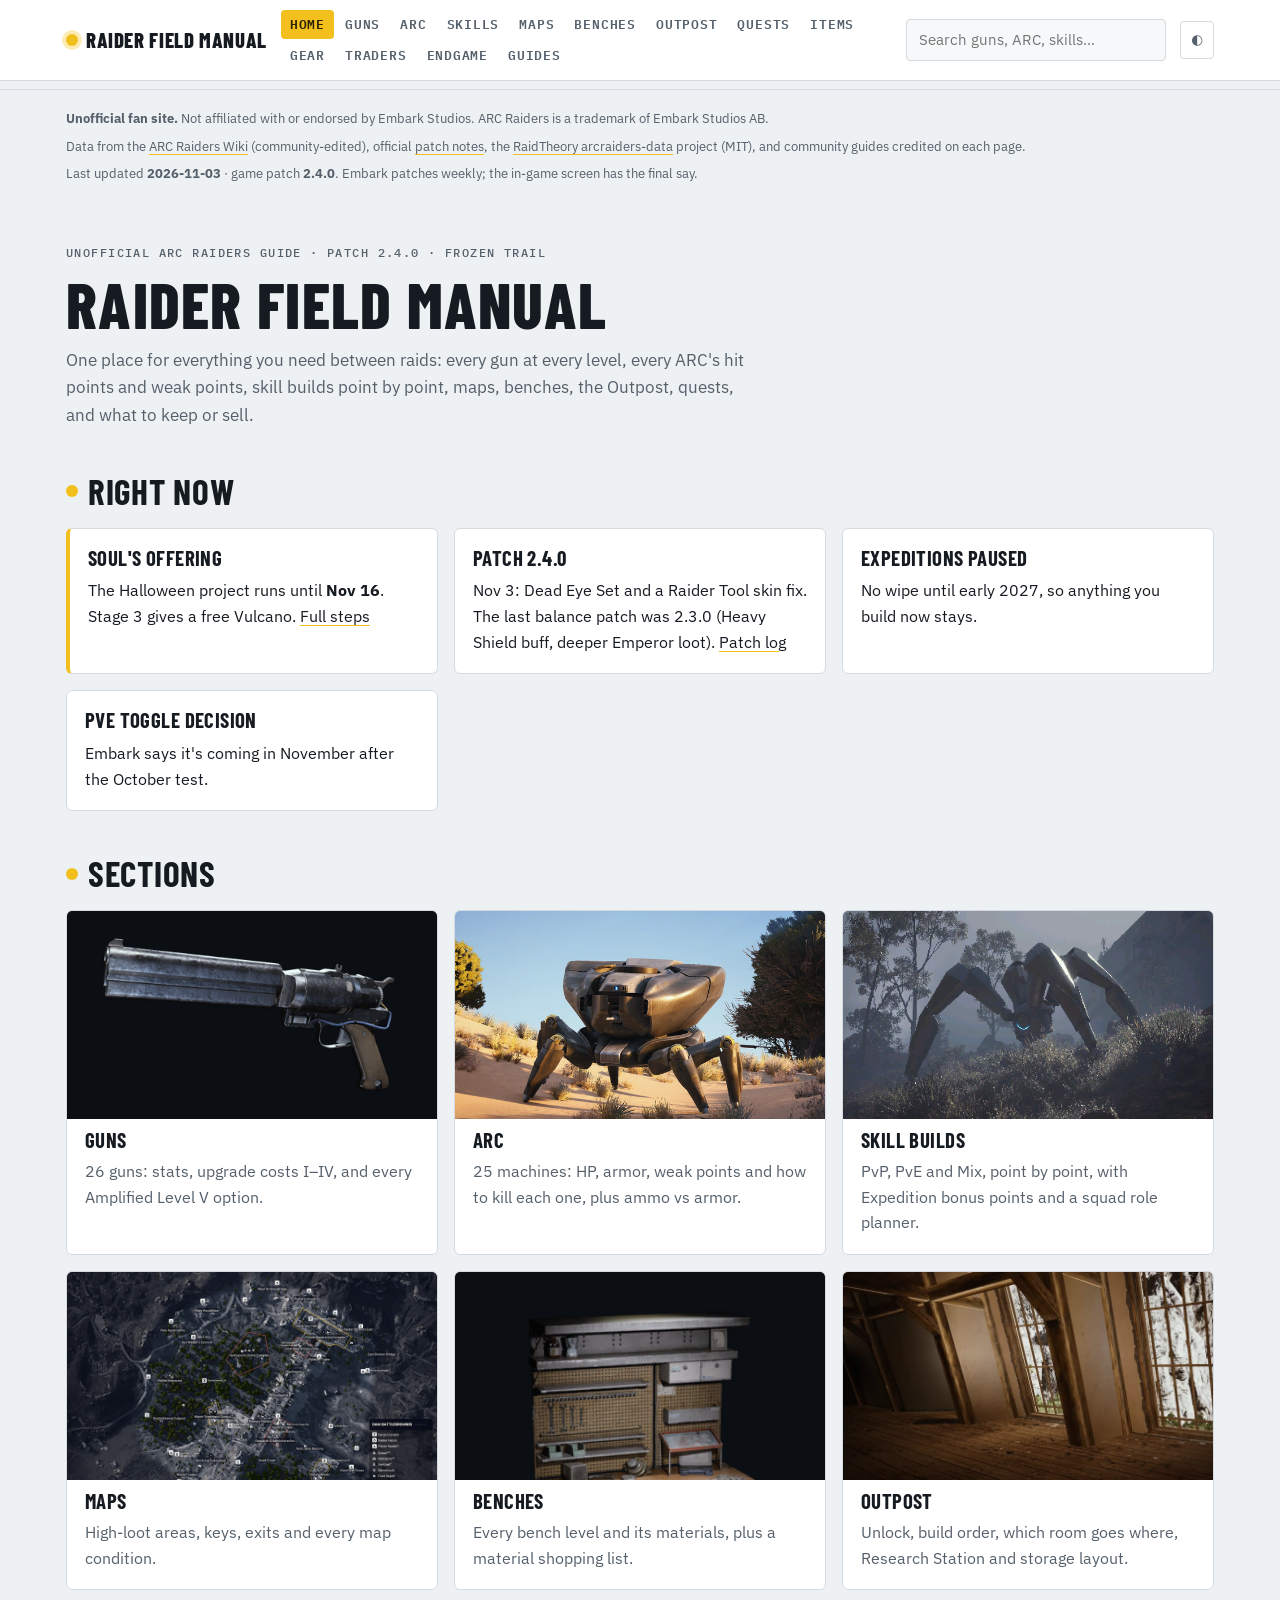
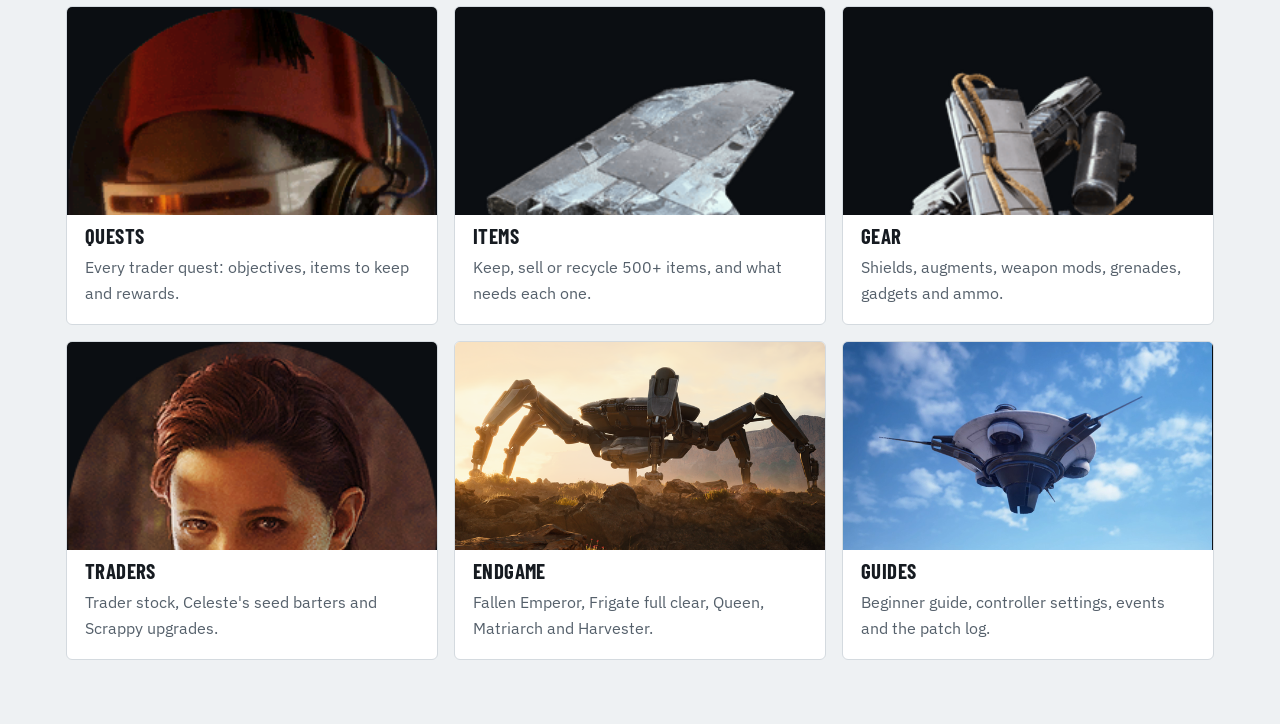
<file: index.html>
<!doctype html>
<html lang="en">
<head>
<meta charset="utf-8">
<meta name="viewport" content="width=device-width,initial-scale=1,viewport-fit=cover">
<title>Raider Field Manual</title>
<meta name="description" content="Unofficial ARC Raiders guide: guns, ARC, skill builds, maps, benches, Outpost and more.">
<link rel="preconnect" href="https://fonts.googleapis.com"><link rel="preconnect" href="https://fonts.gstatic.com" crossorigin>
<link rel="stylesheet" href="https://fonts.googleapis.com/css2?family=Barlow+Condensed:wght@600;700;800&family=IBM+Plex+Mono:wght@500;600&family=IBM+Plex+Sans:wght@400;500;600;700&display=swap">
<link rel="stylesheet" href="assets/style.css?v=559860004d">
</head>
<body>
<script src="data/img.js?v=b1cd2ed07b"></script>
<script src="data/guides.js?v=f0a64df949"></script>
<script src="data/weapons.js?v=3317944b6c"></script>
<script src="data/arc.js?v=3ca9bd2798"></script>
<script src="data/benches.js?v=ad8ee3d70c"></script>
<script src="data/ref/quests.js?v=e69406599d"></script>
<script src="data/ref/items.js?v=fd63e4d2f3"></script>
<script src="assets/app.js?v=6ffe86dbc9"></script>
<main>
<div class="page-head">
  <span class="eyebrow">Unofficial ARC Raiders guide · patch 2.4.0 · Frozen Trail</span>
  <h1>Raider Field Manual</h1>
  <p class="lede">One place for everything you need between raids: every gun at every level, every ARC's hit points and weak points, skill builds point by point, maps, benches, the Outpost, quests, and what to keep or sell.</p>
</div>
<section>
  <h2>Right now</h2>
  <div class="grid">
    <div class="card flag"><h3>Soul's Offering</h3><p>The Halloween project runs until <b>Nov 16</b>. Stage 3 gives a free Vulcano. <a href="guides.html#events">Full steps</a></p></div>
    <div class="card"><h3>Patch 2.4.0</h3><p>Nov 3: Dead Eye Set and a Raider Tool skin fix. The last balance patch was 2.3.0 (Heavy Shield buff, deeper Emperor loot). <a href="guides.html#patches">Patch log</a></p></div>
    <div class="card"><h3>Expeditions paused</h3><p>No wipe until early 2027, so anything you build now stays.</p></div>
    <div class="card"><h3>PvE toggle decision</h3><p>Embark says it's coming in November after the October test.</p></div>
  </div>
</section>
<section>
  <h2>Sections</h2>
  <div class="grid" id="secs"></div>
</section>
<script>
const PICS = { 'weapons.html': 'guns/anvil', 'arc.html': 'arc/bastion', 'maps.html': 'maps/dam', 'benches.html': 'benches/gunsmith_3', 'outpost.html': 'rooms/chalet', 'traders.html': 'traders/celeste', 'endgame.html': 'arc/queen', 'items.html': 'items/arc_alloy', 'gear.html': 'items/medium_shield', 'quests.html': 'traders/shani', 'skills.html': 'arc/leaper', 'guides.html': 'arc/snitch' };
const S = [['weapons.html','Guns','26 guns: stats, upgrade costs I–IV, and every Amplified Level V option.'],['arc.html','ARC','25 machines: HP, armor, weak points and how to kill each one, plus ammo vs armor.'],
 ['skills.html','Skill builds','PvP, PvE and Mix, point by point, with Expedition bonus points and a squad role planner.'],['maps.html','Maps','High-loot areas, keys, exits and every map condition.'],
 ['benches.html','Benches','Every bench level and its materials, plus a material shopping list.'],['outpost.html','Outpost','Unlock, build order, which room goes where, Research Station and storage layout.'],
 ['quests.html','Quests','Every trader quest: objectives, items to keep and rewards.'],['items.html','Items','Keep, sell or recycle 500+ items, and what needs each one.'],
 ['gear.html','Gear','Shields, augments, weapon mods, grenades, gadgets and ammo.'],['traders.html','Traders','Trader stock, Celeste\'s seed barters and Scrappy upgrades.'],
 ['endgame.html','Endgame','Fallen Emperor, Frigate full clear, Queen, Matriarch and Harvester.'],['guides.html','Guides','Beginner guide, controller settings, events and the patch log.']];
document.getElementById('secs').innerHTML = S.map(s => { const [k, id] = (PICS[s[0]] || '/').split('/'); const src = RFM.img(k, id);
  return `<a class="card" href="${s[0]}" style="text-decoration:none;padding:0;overflow:hidden">${src ? `<div style="aspect-ratio:16/9;background:#0b0e12;display:grid;place-items:center;overflow:hidden"><img src="${src}" alt="" loading="lazy" style="width:100%;height:100%;object-fit:${k === 'guns' || k === 'items' || k === 'benches' ? 'contain' : 'cover'}"></div>` : ''}<div style="padding:0 18px 18px;display:grid;gap:8px"><h3>${s[1]}</h3><p class="muted">${s[2]}</p></div></a>`; }).join('');
</script>

</main>
</body>
</html>
</file>
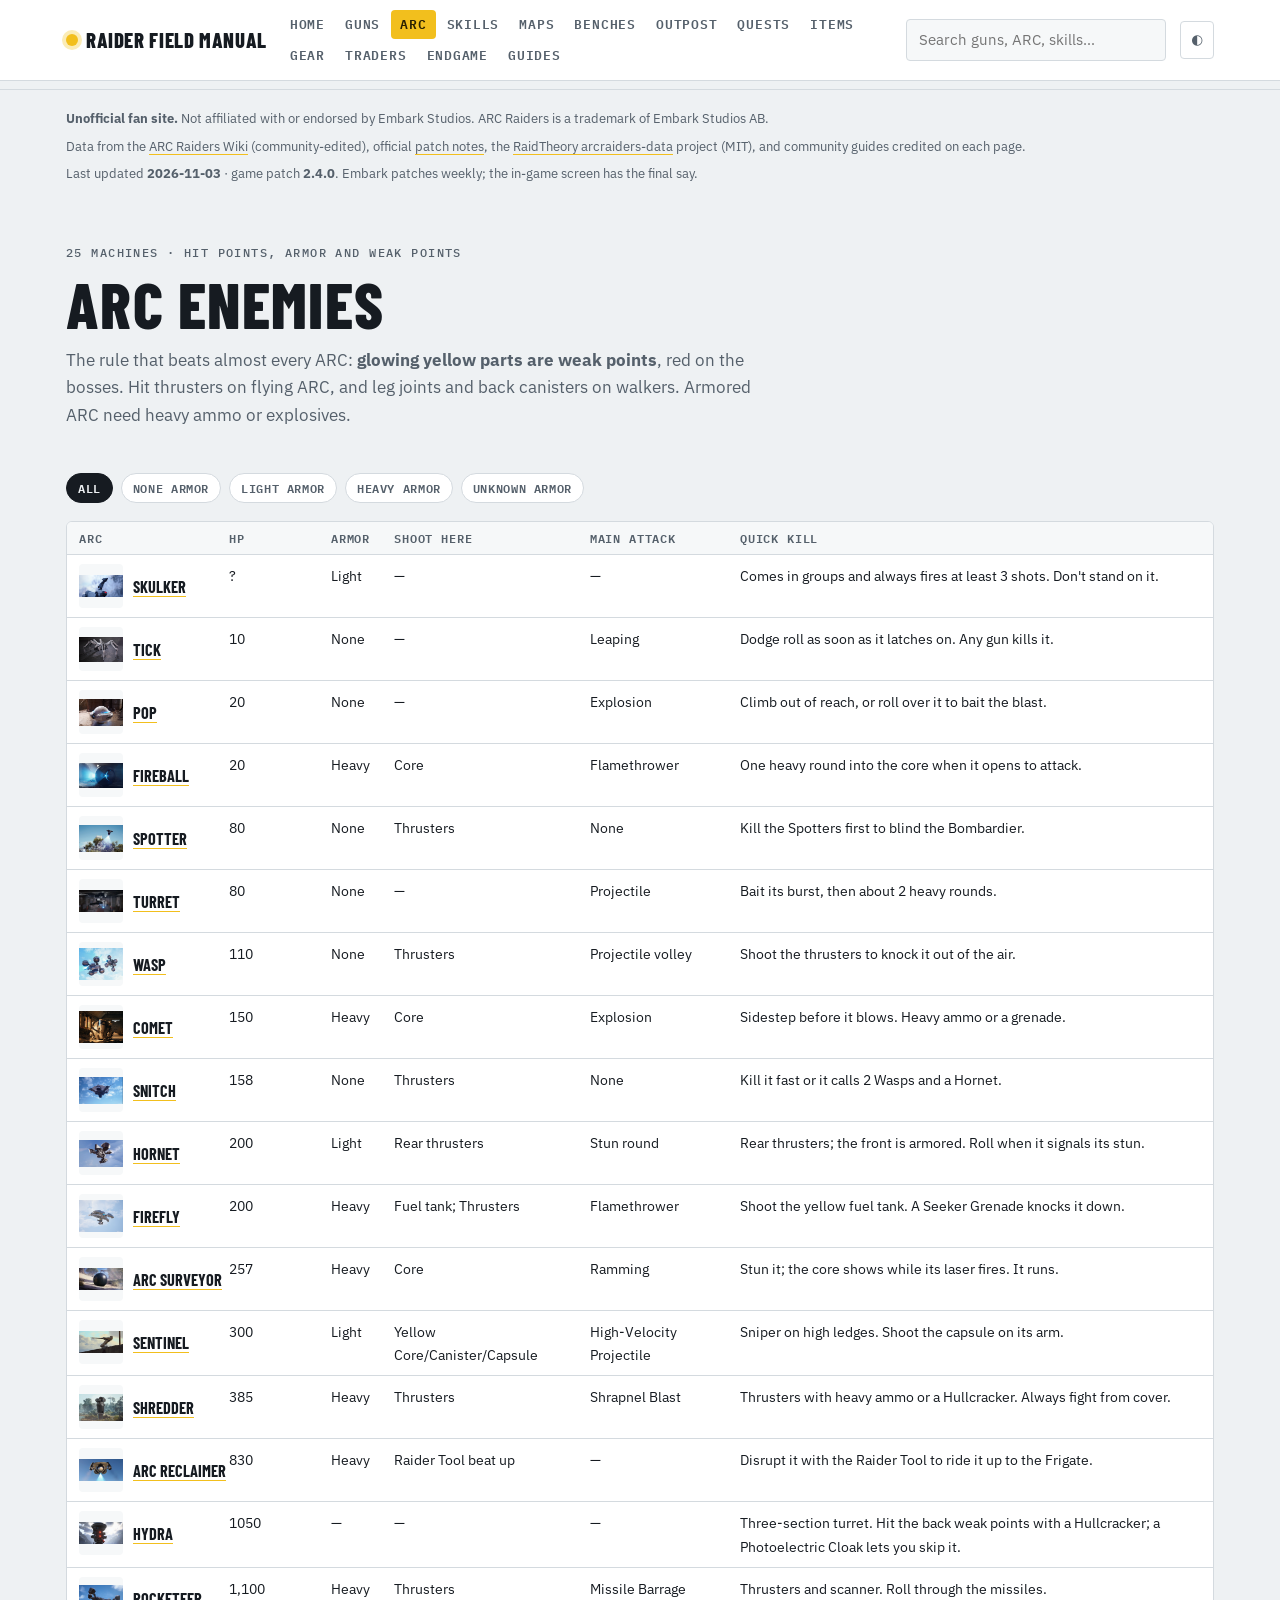
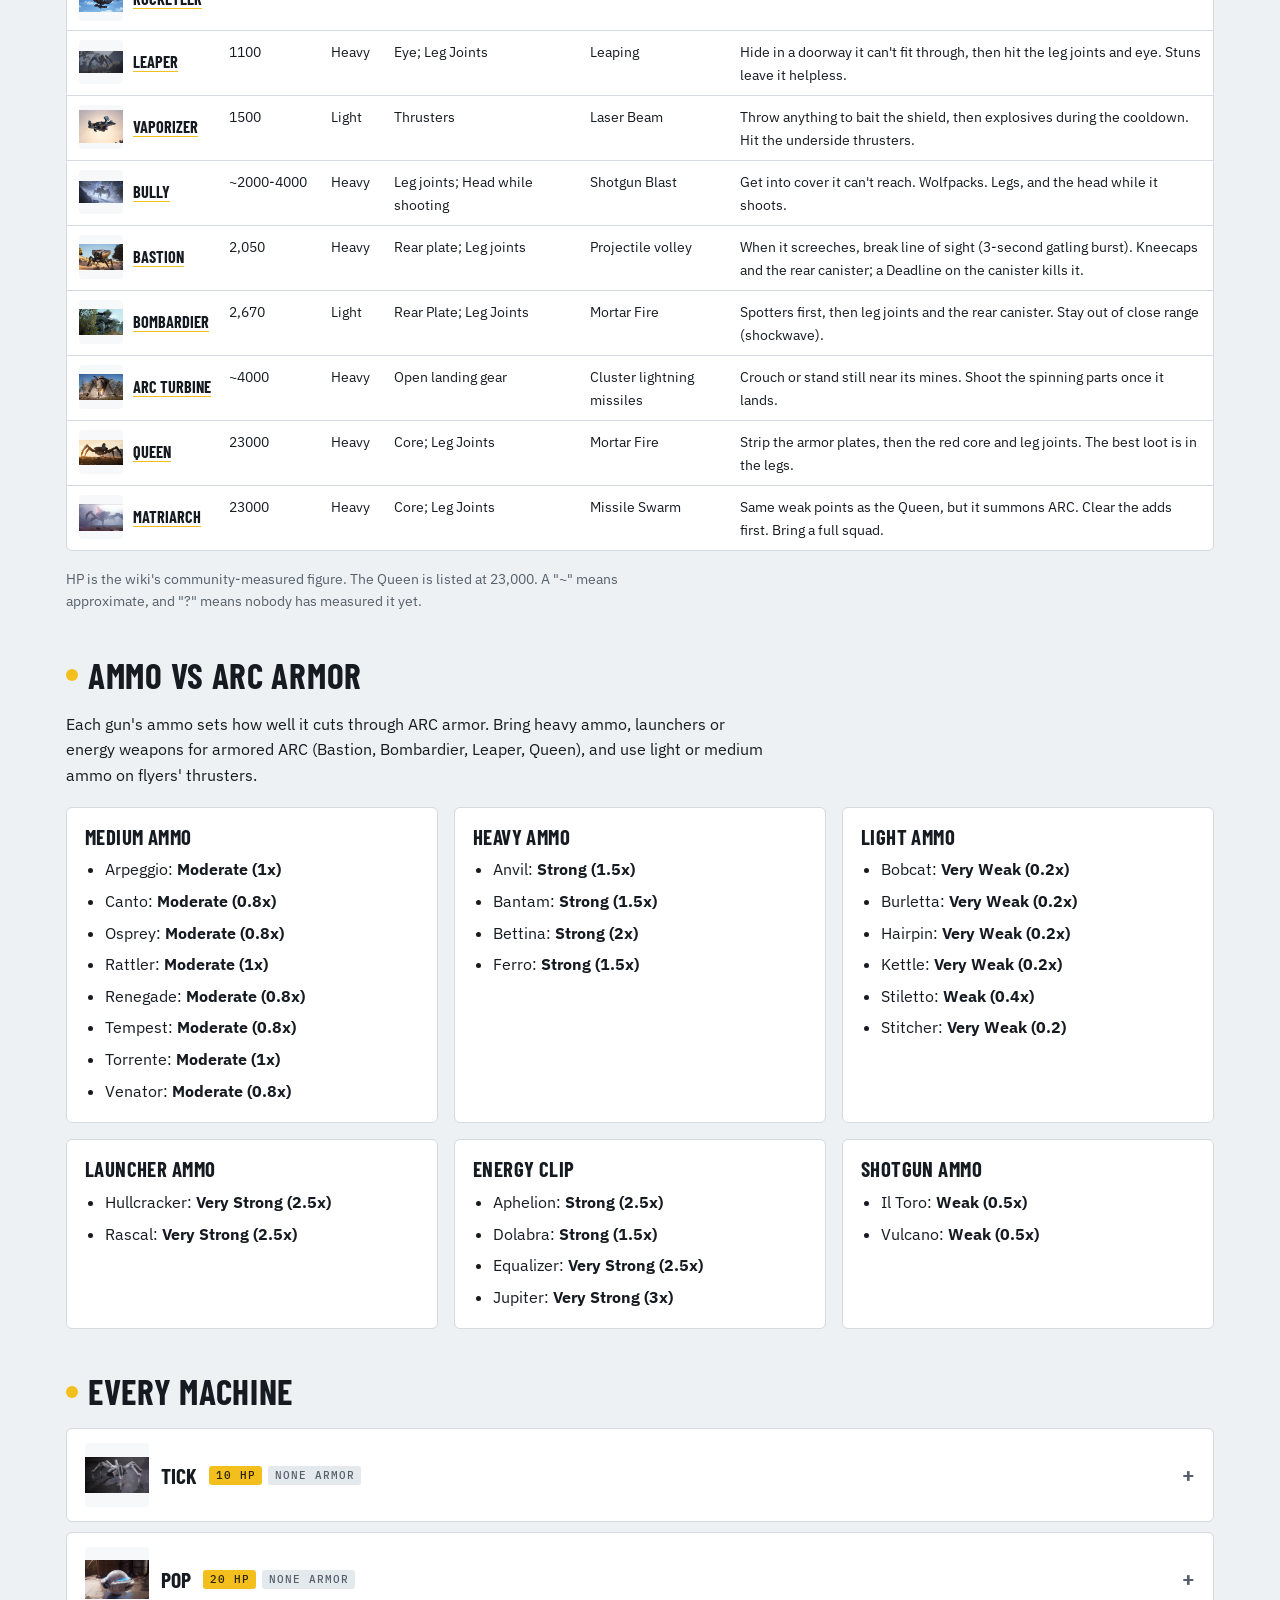
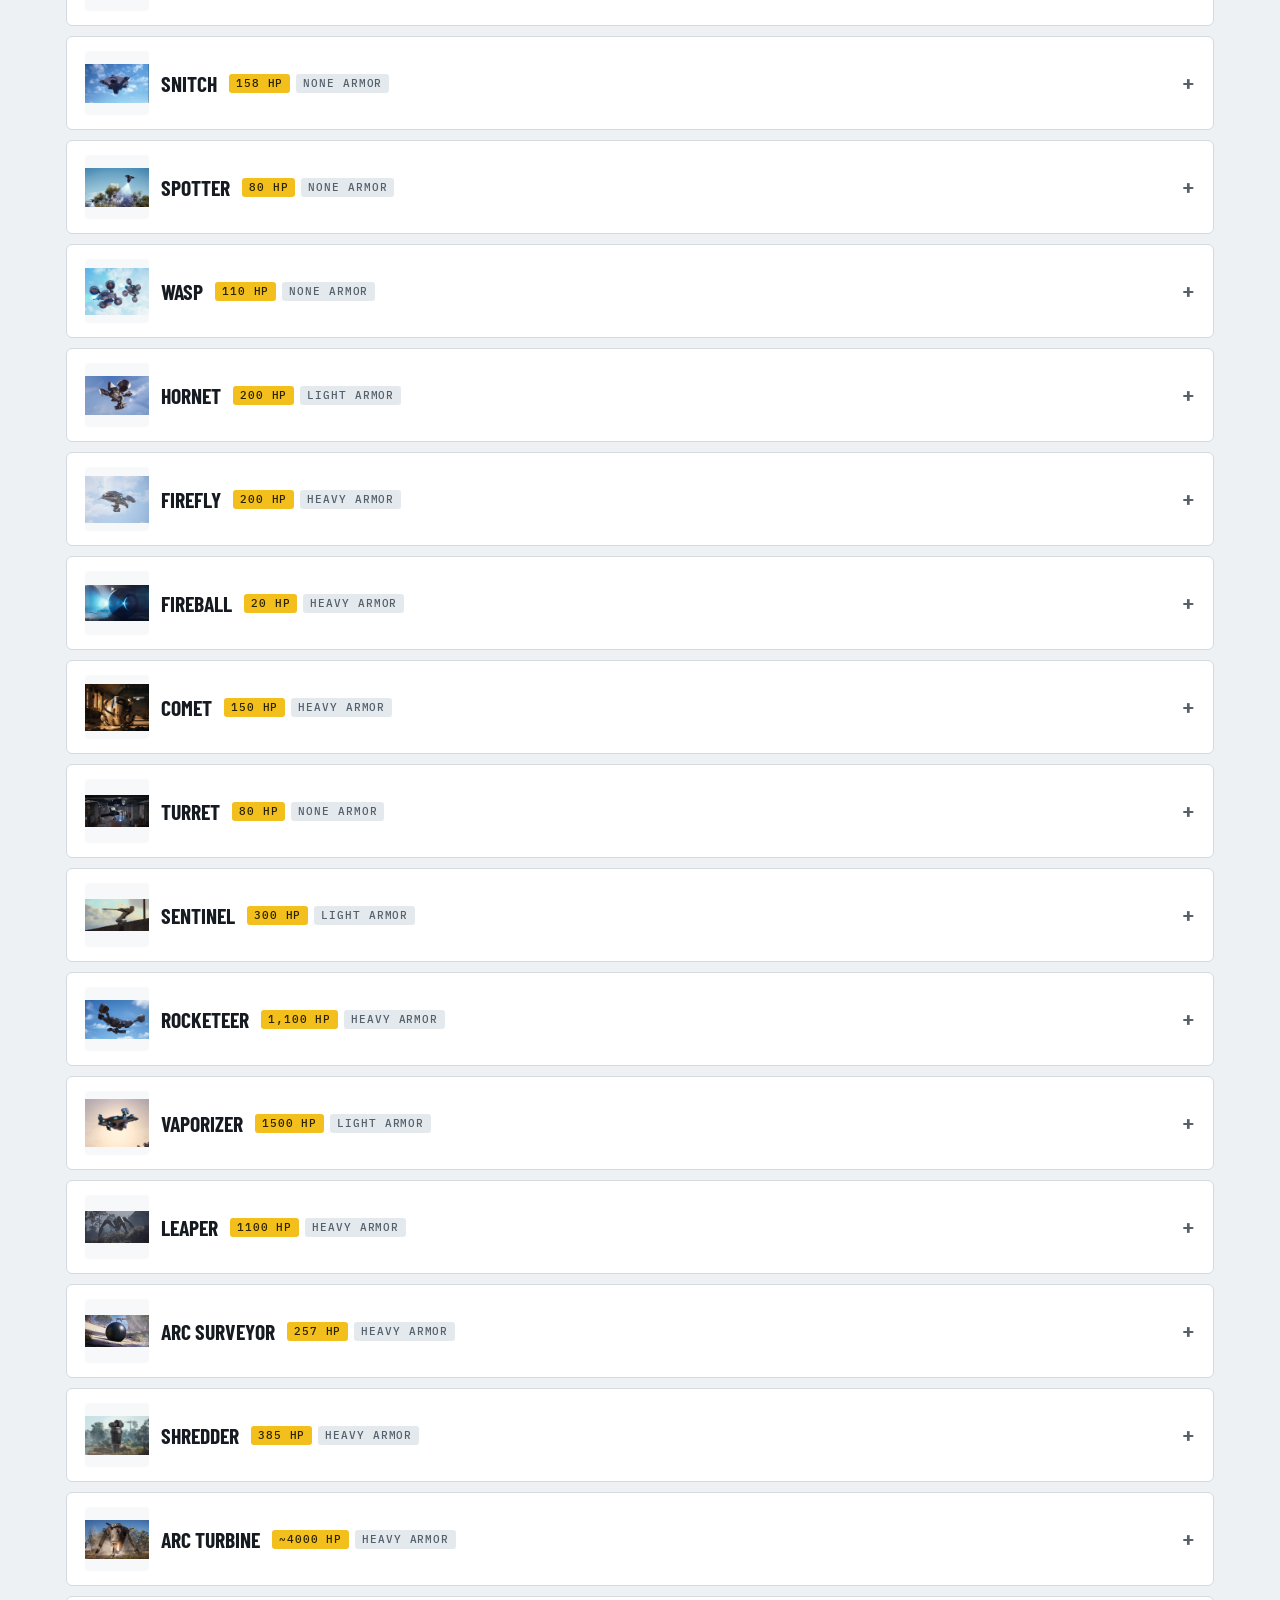
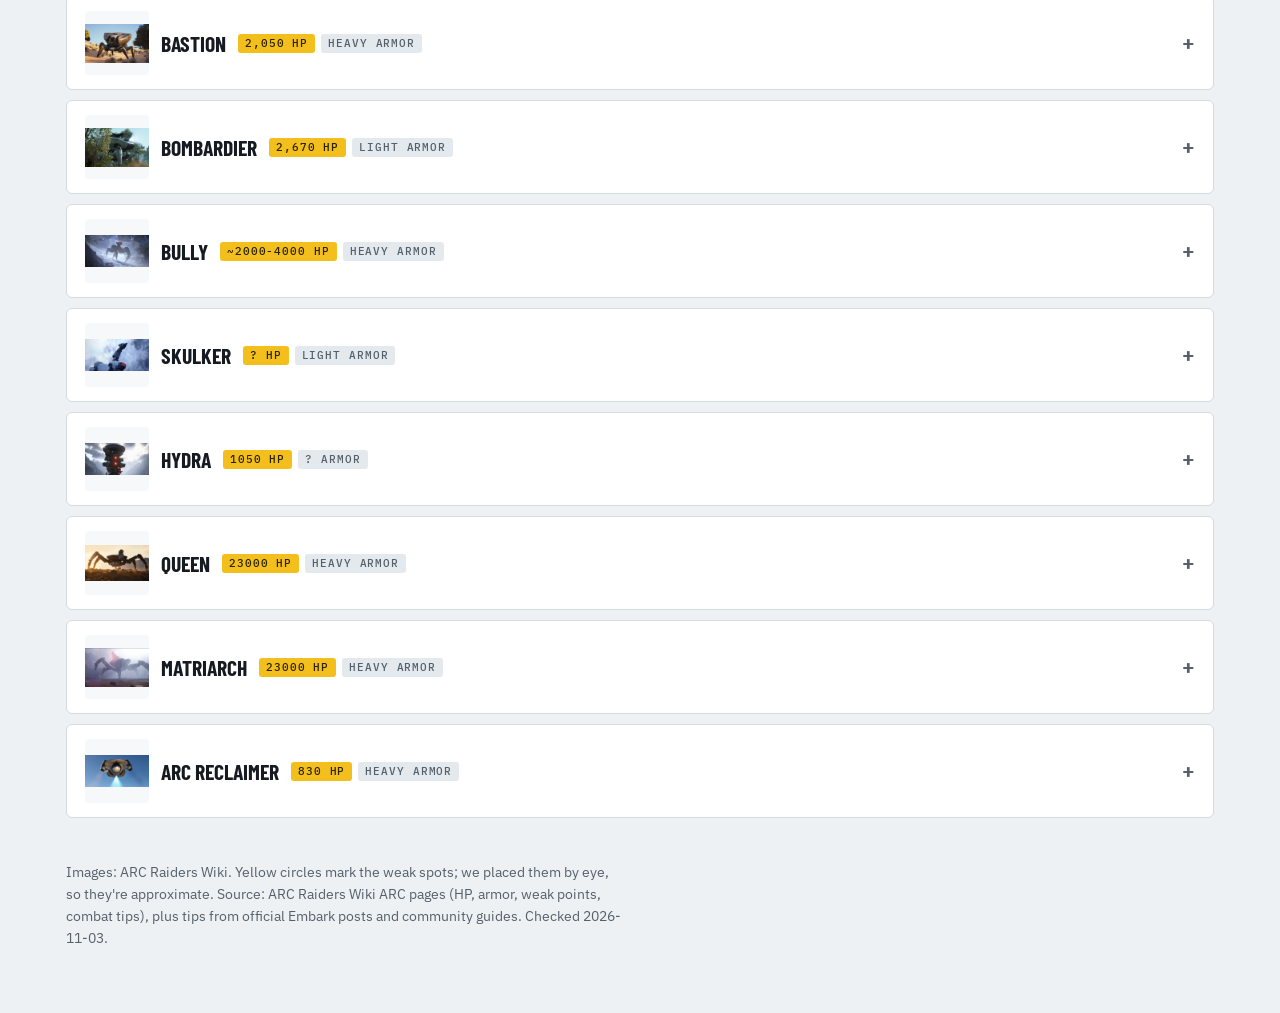
<file: arc.html>
<!doctype html>
<html lang="en">
<head>
<meta charset="utf-8">
<meta name="viewport" content="width=device-width,initial-scale=1,viewport-fit=cover">
<title>ARC Enemies · Raider Field Manual</title>
<meta name="description" content="Every ARC machine: hit points, armor, weak points and how to kill it.">
<link rel="preconnect" href="https://fonts.googleapis.com"><link rel="preconnect" href="https://fonts.gstatic.com" crossorigin>
<link rel="stylesheet" href="https://fonts.googleapis.com/css2?family=Barlow+Condensed:wght@600;700;800&family=IBM+Plex+Mono:wght@500;600&family=IBM+Plex+Sans:wght@400;500;600;700&display=swap">
<link rel="stylesheet" href="assets/style.css?v=559860004d">
</head>
<body>
<script src="data/img.js?v=b1cd2ed07b"></script>
<script src="data/guides.js?v=f0a64df949"></script>
<script src="data/weapons.js?v=3317944b6c"></script>
<script src="data/arc.js?v=3ca9bd2798"></script>
<script src="data/benches.js?v=ad8ee3d70c"></script>
<script src="data/ref/quests.js?v=e69406599d"></script>
<script src="data/ref/items.js?v=fd63e4d2f3"></script>
<script src="data/ref/ammo.js?v=f3b339ab81"></script>
<script src="assets/app.js?v=6ffe86dbc9"></script>
<main>
<div class="page-head">
  <span class="eyebrow">25 machines · hit points, armor and weak points</span>
  <h1>ARC Enemies</h1>
  <p class="lede">The rule that beats almost every ARC: <b>glowing yellow parts are weak points</b>, red on the bosses. Hit thrusters on flying ARC, and leg joints and back canisters on walkers. Armored ARC need heavy ammo or explosives.</p>
</div>

<section>
  <div class="filters" id="armor" role="group" aria-label="Filter by armor"></div>
  <div class="scroll"><table id="tbl"><thead><tr>
    <th class="sort" data-k="name">ARC</th><th class="sort" data-k="health">HP</th><th class="sort" data-k="armor">Armor</th><th>Shoot here</th><th>Main attack</th><th>Quick kill</th>
  </tr></thead><tbody></tbody></table></div>
  <p class="muted" style="font-size:.85rem">HP is the wiki's community-measured figure. The Queen is listed at 23,000. A "~" means approximate, and "?" means nobody has measured it yet.</p>
</section>

<section id="penetration">
  <h2>Ammo vs ARC armor</h2>
  <p>Each gun's ammo sets how well it cuts through ARC armor. Bring heavy ammo, launchers or energy weapons for armored ARC (Bastion, Bombardier, Leaper, Queen), and use light or medium ammo on flyers' thrusters.</p>
  <div class="grid" id="pen"></div>
</section>

<section>
  <h2>Every machine</h2>
  <div class="stack" id="list"></div>
</section>
<p class="muted" style="font-size:.85rem">Images: ARC Raiders Wiki. Yellow circles mark the weak spots; we placed them by eye, so they're approximate. Source: ARC Raiders Wiki ARC pages (HP, armor, weak points, combat tips), plus tips from official Embark posts and community guides. Checked 2026-11-03.</p>

<script>
(() => {
  const { esc, img, pic } = RFM, A = ARC.arc;
  // Weak-spot markers placed by eye on each wiki image: [x%, y%, label]. Notes cover spots the picture can't show.
  const WEAK = {
    bastion: { s: [[25.8,49,'Leg joint'],[27.8,57.4,'Leg joint'],[59.7,61.5,'Leg joint'],[73.4,58,'Leg joint']], n: 'The rear canister is on its back (not visible here). Breaking it peels back the rear plate and exposes the real weak spot.' },
    bombardier: { s: [[52,49,'Leg joint'],[67,61.5,'Leg joint'],[81,60,'Leg joint']], n: 'Rear canister on its back (not visible here). Kill the two Spotters first.' },
    leaper: { s: [[48.6,54.7,'Eye'],[33.6,28,'Leg joint'],[61.7,24,'Leg joint']] },
    hornet: { s: [[29.7,41,'Thruster'],[60,24.5,'Thruster'],[68.8,45,'Thruster'],[44.5,60,'Thruster']], n: 'The front is armored. The rear thrusters are not.' },
    queen: { s: [[47.6,34.7,'Core (under plates)'],[8.6,43,'Leg joint'],[14.8,52.8,'Leg joint'],[76.5,45.8,'Leg joint'],[93.7,51.4,'Leg joint']], n: 'Strip the armor plates to expose the red core. The best loot is in the legs.' },
    matriarch: { s: [[44.5,28,'Core (red)'],[29.7,27.4,'Leg joint'],[29.7,53.3,'Leg joint'],[81,51,'Leg joint']] },
    rocketeer: { s: [[29.7,22,'Thruster'],[25,41.3,'Thruster'],[87.5,47.3,'Thruster'],[55,57.4,'Scanner']] },
    firefly: { s: [[48.75,60.6,'Fuel tank'],[45.3,36.6,'Thruster'],[71,48.4,'Thruster']] },
    vaporizer: { s: [[23.3,36.7,'Thruster'],[62.5,24.4,'Thruster'],[73.3,34.4,'Thruster'],[51.7,64.4,'Underside thruster']], n: 'Bait its shield by throwing anything, then hit it during the cooldown.' },
    sentinel: { s: [[61.7,57.8,'Capsule']] },
    bully: { s: [[33.9,53.8,'Leg joint'],[50.8,50,'Leg joint'],[70,63.4,'Leg joint'],[54,22,'Head (while shooting)']] },
    wasp: { s: [[14,47,'Thruster'],[40,35.4,'Thruster'],[52.3,70.8,'Thruster'],[28,78,'Thruster']] },
    arc_turbine: { s: [[44.5,75,'Landing gear (once landed)']] },
    fireball: { s: [[71.9,50,'Core (opens to attack)']] },
    snitch: { s: [[43.8,41.3,'Thruster'],[64,55.5,'Thruster'],[38.3,60.7,'Thruster']] },
    spotter: { s: [[68.8,24.5,'Thruster']] },
    arc_surveyor: { s: [[47.9,52.7,'Core (opens when it fires its laser)']] },
    comet: { s: [[51.6,60.2,'Core']] }
  };
  function photo(a) {
    const src = img('arc', a.id); if (!src) return '';
    const w = WEAK[a.id];
    const spots = w ? w.s.map((p, i) => `<span class="spot" data-n="${i + 1}" style="left:${p[0]}%;top:${p[1]}%" aria-hidden="true"></span>`).join('') : '';
    const legend = w ? `<div class="spot-legend">${w.s.map((p, i) => `<span><b>${i + 1}</b>${esc(p[2])}</span>`).join('')}</div>` : '';
    return `<div class="stack"><div class="photo"><img src="${src}" alt="${esc(a.name)}${w ? ' with weak spots marked' : ''}" loading="lazy">${spots}</div>${legend}${w && w.n ? `<p class="muted" style="font-size:.88rem">${esc(w.n)}</p>` : ''}</div>`;
  }
  const QUICK = {
    tick: 'Dodge roll as soon as it latches on. Any gun kills it.', pop: 'Climb out of reach, or roll over it to bait the blast.',
    snitch: 'Kill it fast or it calls 2 Wasps and a Hornet.', spotter: 'Kill the Spotters first to blind the Bombardier.',
    wasp: 'Shoot the thrusters to knock it out of the air.', hornet: 'Rear thrusters; the front is armored. Roll when it signals its stun.',
    firefly: 'Shoot the yellow fuel tank. A Seeker Grenade knocks it down.', fireball: 'One heavy round into the core when it opens to attack.',
    comet: 'Sidestep before it blows. Heavy ammo or a grenade.', turret: 'Bait its burst, then about 2 heavy rounds.',
    sentinel: 'Sniper on high ledges. Shoot the capsule on its arm.', rocketeer: 'Thrusters and scanner. Roll through the missiles.',
    vaporizer: 'Throw anything to bait the shield, then explosives during the cooldown. Hit the underside thrusters.',
    leaper: 'Hide in a doorway it can\'t fit through, then hit the leg joints and eye. Stuns leave it helpless.',
    arc_surveyor: 'Stun it; the core shows while its laser fires. It runs.', shredder: 'Thrusters with heavy ammo or a Hullcracker. Always fight from cover.',
    arc_turbine: 'Crouch or stand still near its mines. Shoot the spinning parts once it lands.',
    bastion: 'When it screeches, break line of sight (3-second gatling burst). Kneecaps and the rear canister; a Deadline on the canister kills it.',
    bombardier: 'Spotters first, then leg joints and the rear canister. Stay out of close range (shockwave).',
    bully: 'Get into cover it can\'t reach. Wolfpacks. Legs, and the head while it shoots.', skulker: 'Comes in groups and always fires at least 3 shots. Don\'t stand on it.',
    hydra: 'Three-section turret. Hit the back weak points with a Hullcracker; a Photoelectric Cloak lets you skip it.',
    queen: 'Strip the armor plates, then the red core and leg joints. The best loot is in the legs.',
    matriarch: 'Same weak points as the Queen, but it summons ARC. Clear the adds first. Bring a full squad.',
    arc_reclaimer: 'Disrupt it with the Raider Tool to ride it up to the Frigate.'
  };
  const hp = a => parseFloat(String(a.health || '').replace(/[~,]/g, '')) || 0;
  let filter = 'All', key = 'health', dir = 1;
  const armors = ['All', ...new Set(A.map(a => a.armor || 'Unknown'))];
  const fb = document.getElementById('armor');
  fb.innerHTML = armors.map(t => `<button class="chip" aria-pressed="${t === 'All'}" data-t="${esc(t)}">${esc(t)} armor</button>`).join('').replace('All armor', 'All');
  fb.addEventListener('click', e => { const b = e.target.closest('button'); if (!b) return; filter = b.dataset.t;
    fb.querySelectorAll('button').forEach(x => x.setAttribute('aria-pressed', x === b)); draw(); });
  document.querySelectorAll('th.sort').forEach(th => th.addEventListener('click', () => { dir = key === th.dataset.k ? -dir : 1; key = th.dataset.k; draw(); }));
  function draw() {
    const rows = A.filter(a => filter === 'All' || (a.armor || 'Unknown') === filter).sort((a, b) => {
      const x = key === 'health' ? hp(a) : String(a[key] || '').toLowerCase(), y = key === 'health' ? hp(b) : String(b[key] || '').toLowerCase();
      return (x > y ? 1 : x < y ? -1 : 0) * dir; });
    document.querySelector('#tbl tbody').innerHTML = rows.map(a => `<tr><td class="name"><a class="with-pic" href="#${a.id}">${pic(img('arc', a.id), a.name)}${esc(a.name)}</a></td>
      <td class="num">${esc(a.health || '?')}</td><td>${esc(a.armor || '—')}</td><td>${esc(a.weakness || '—')}</td><td>${esc(a.attack || '—')}</td><td>${esc(QUICK[a.id] || '')}</td></tr>`).join('');
  }
  draw();
  document.getElementById('list').innerHTML = A.map(a => `<details class="item" id="${a.id}"><summary>${pic(img('arc', a.id), a.name, 'thumb lg')}<span class="sum-title">${esc(a.name)}</span>
    <span class="tags"><span class="tag hi">${esc(a.health || '?')} HP</span><span class="tag">${esc(a.armor || '?')} armor</span></span></summary>
    <div class="body"><div class="grid wide" style="align-items:start">${photo(a)}<div class="stack"><dl class="kv"><dt>Weak points</dt><dd>${esc(a.weakness || '—')}</dd><dt>Attack</dt><dd>${esc(a.attack || '—')}</dd>
      <dt>Abilities</dt><dd>${esc(a.ability || '—')}</dd><dt>XP</dt><dd>${esc(a.xp || '—')}</dd></dl>
      ${QUICK[a.id] ? `<p class="note"><b>Quick kill:</b> ${esc(QUICK[a.id])}</p>` : ''}
      ${a.attackText ? `<p><b>How it attacks:</b> ${esc(a.attackText)}</p>` : ''}
      ${a.tips ? `<p><b>Combat tips:</b> ${esc(a.tips)}</p>` : ''}</div></div></div></details>`).join('');
  const P = (window.REF_AMMO || {}).ammo || {};
  document.getElementById('pen').innerHTML = Object.entries(P).map(([ammo, list]) => `<div class="card"><h3>${esc(ammo)}</h3>
    <ul class="clean">${list.map(x => `<li>${esc(x.weapon)}: <b>${esc(x.penetration)}</b></li>`).join('')}</ul></div>`).join('') || '<p class="muted">Ammo data not loaded.</p>';
})();
</script>

</main>
</body>
</html>
</file>
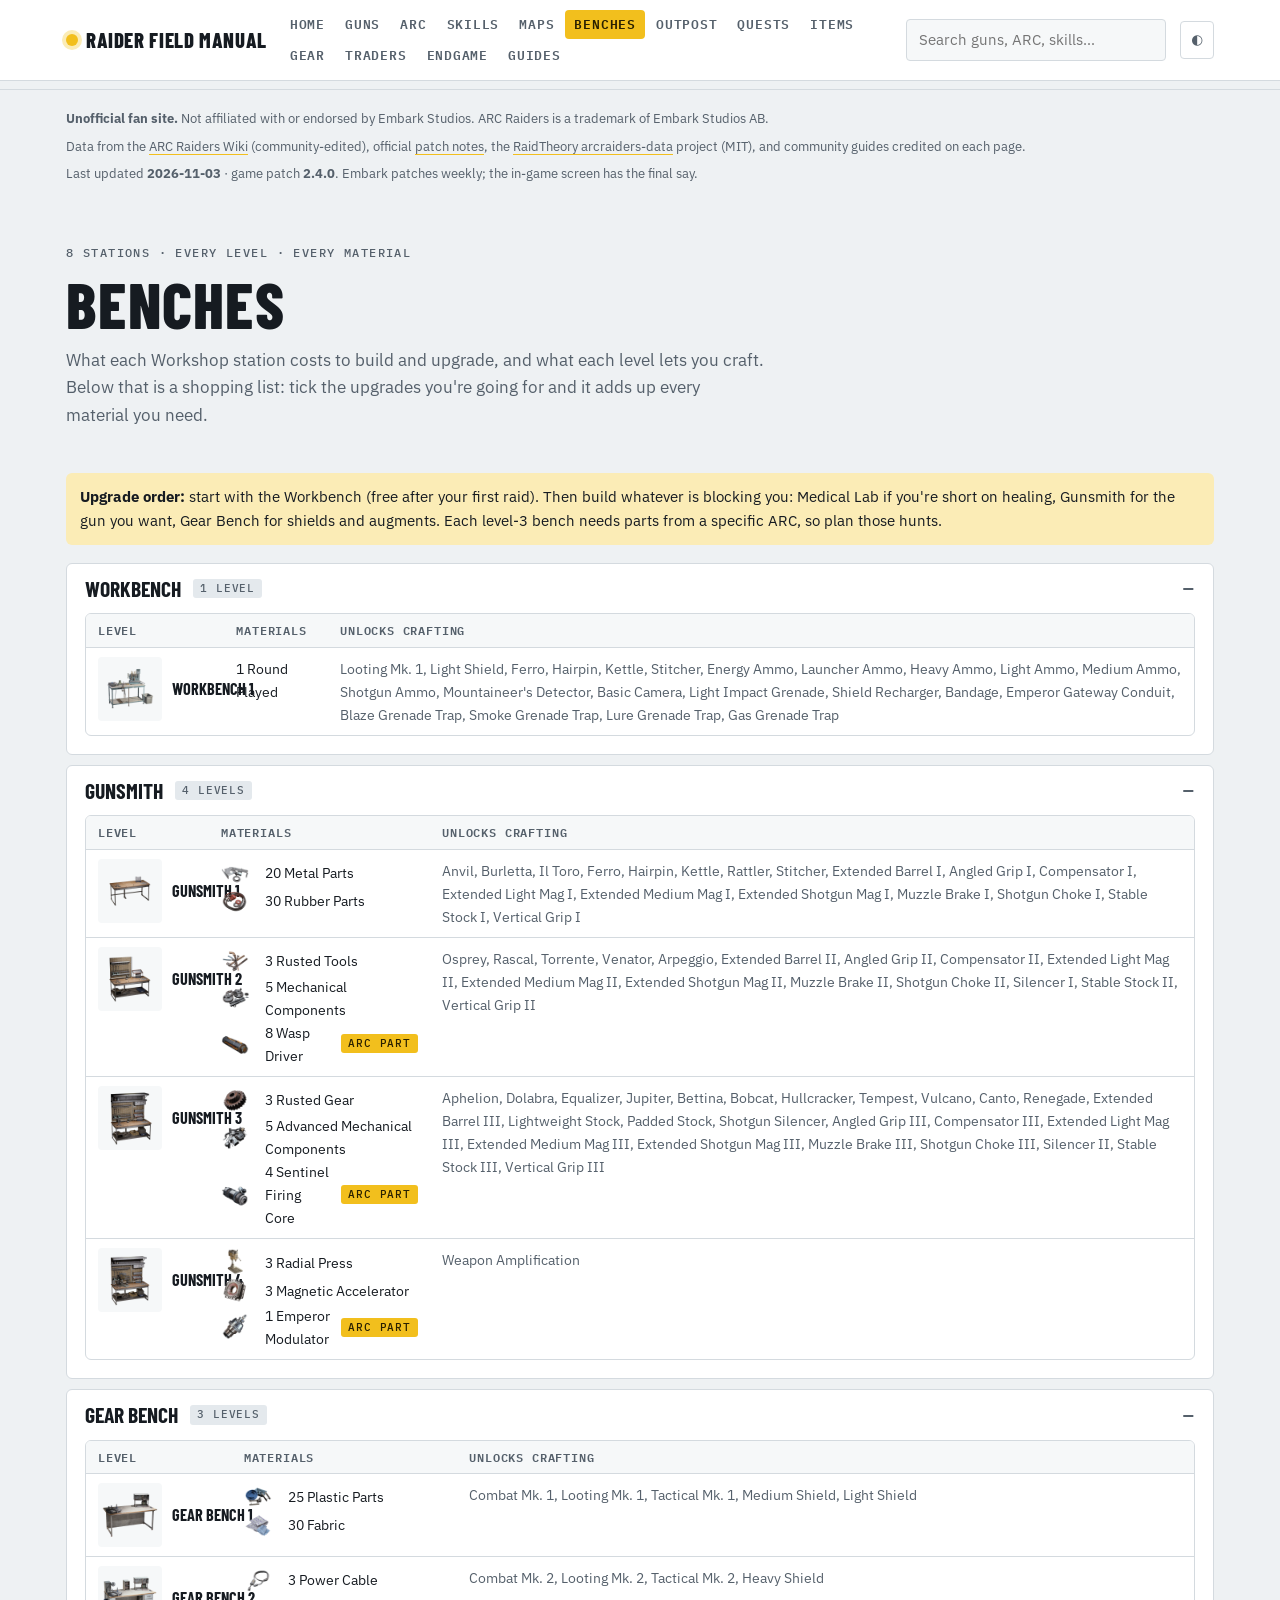
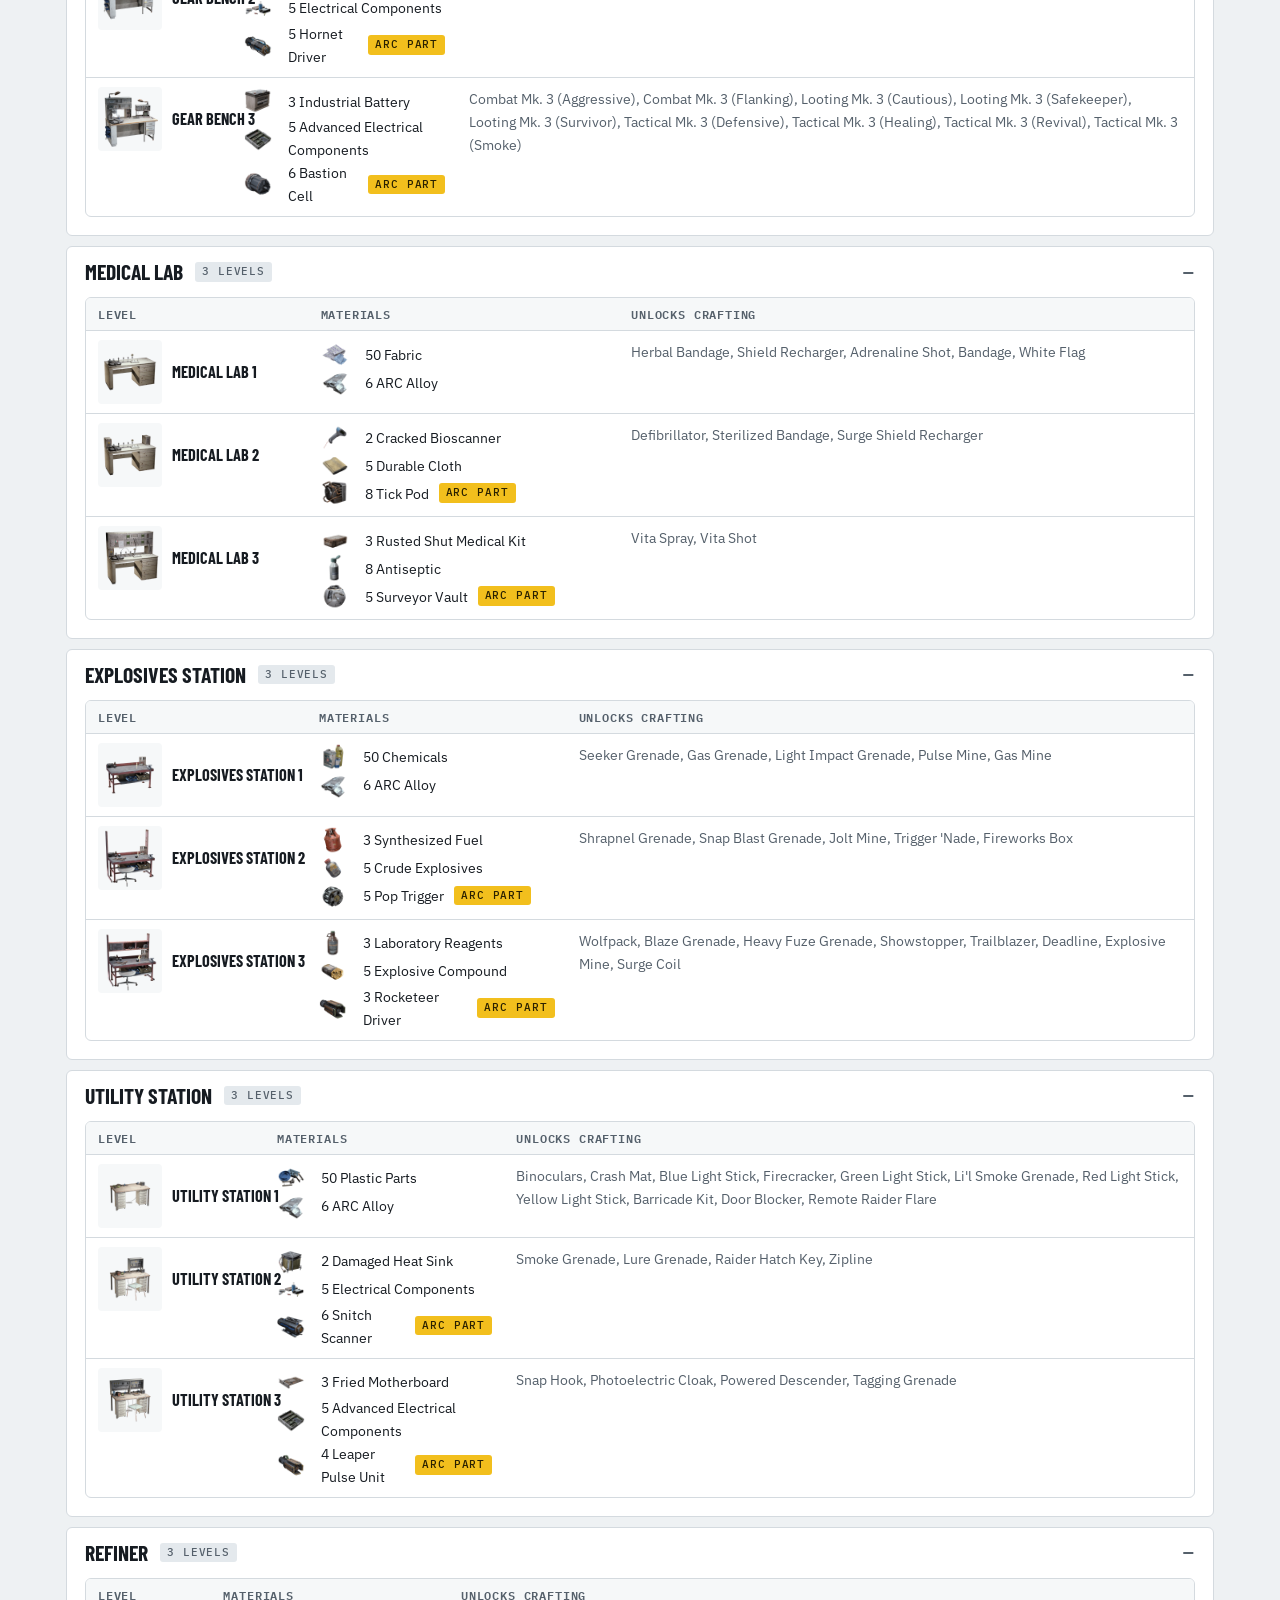
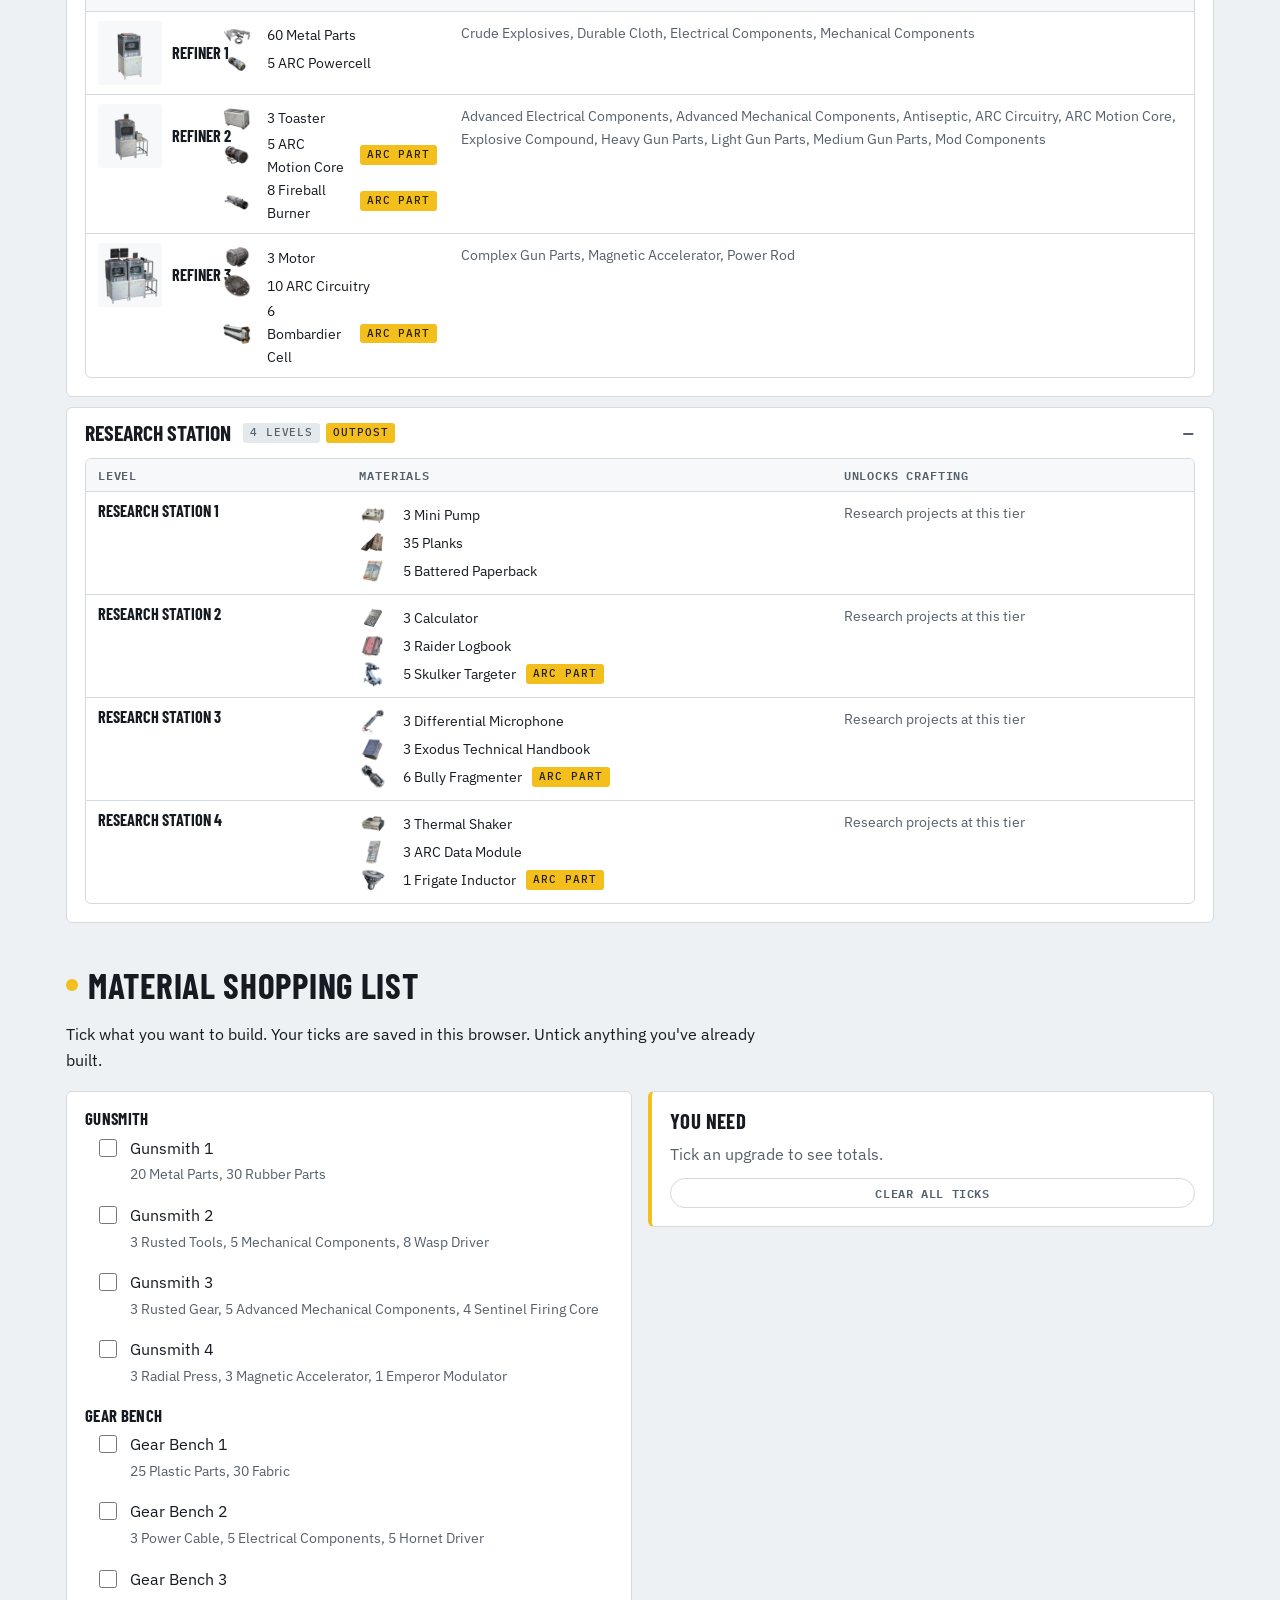
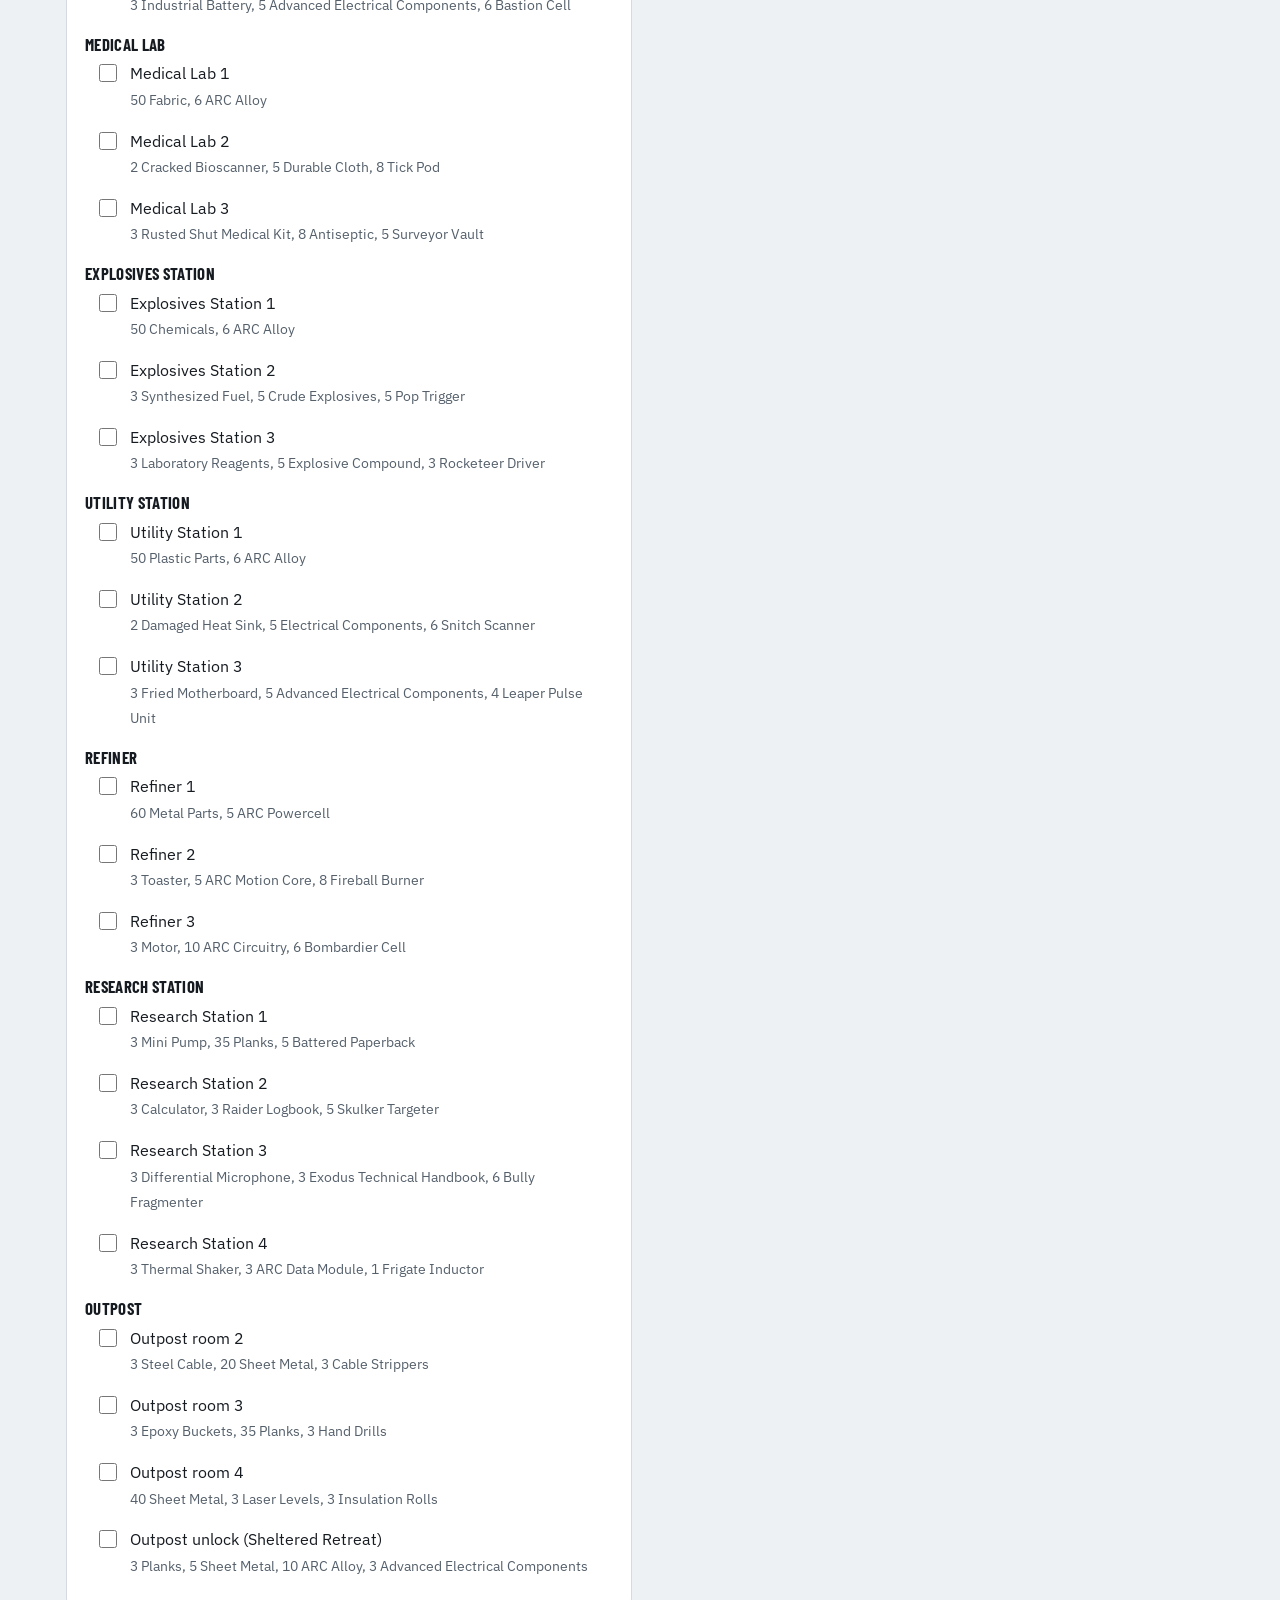
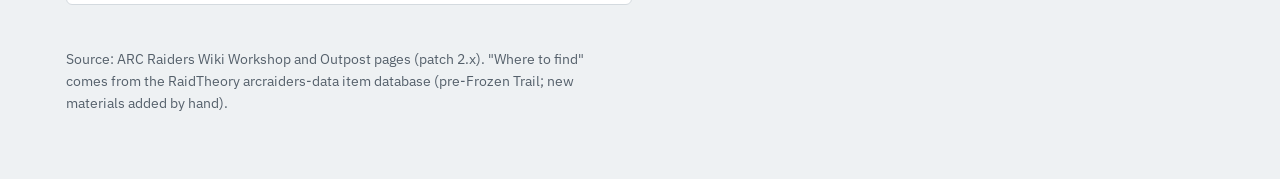
<file: benches.html>
<!doctype html>
<html lang="en">
<head>
<meta charset="utf-8">
<meta name="viewport" content="width=device-width,initial-scale=1,viewport-fit=cover">
<title>Benches · Raider Field Manual</title>
<meta name="description" content="Every Workshop bench level and the materials to build it, plus a material shopping list.">
<link rel="preconnect" href="https://fonts.googleapis.com"><link rel="preconnect" href="https://fonts.gstatic.com" crossorigin>
<link rel="stylesheet" href="https://fonts.googleapis.com/css2?family=Barlow+Condensed:wght@600;700;800&family=IBM+Plex+Mono:wght@500;600&family=IBM+Plex+Sans:wght@400;500;600;700&display=swap">
<link rel="stylesheet" href="assets/style.css?v=559860004d">
</head>
<body>
<script src="data/img.js?v=b1cd2ed07b"></script>
<script src="data/guides.js?v=f0a64df949"></script>
<script src="data/weapons.js?v=3317944b6c"></script>
<script src="data/arc.js?v=3ca9bd2798"></script>
<script src="data/benches.js?v=ad8ee3d70c"></script>
<script src="data/ref/quests.js?v=e69406599d"></script>
<script src="data/ref/items.js?v=fd63e4d2f3"></script>
<script src="assets/app.js?v=6ffe86dbc9"></script>
<main>
<div class="page-head">
  <span class="eyebrow">8 stations · every level · every material</span>
  <h1>Benches</h1>
  <p class="lede">What each Workshop station costs to build and upgrade, and what each level lets you craft. Below that is a shopping list: tick the upgrades you're going for and it adds up every material you need.</p>
</div>

<section>
  <div class="note"><b>Upgrade order:</b> start with the Workbench (free after your first raid). Then build whatever is blocking you: Medical Lab if you're short on healing, Gunsmith for the gun you want, Gear Bench for shields and augments. Each level-3 bench needs parts from a specific ARC, so plan those hunts.</div>
  <div class="stack" id="benches"></div>
</section>

<section id="shopping">
  <h2>Material shopping list</h2>
  <p>Tick what you want to build. Your ticks are saved in this browser. Untick anything you've already built.</p>
  <div class="grid wide" style="align-items:start">
    <div class="card" id="picks"></div>
    <div class="card flag"><h3>You need</h3><div id="totals"><p class="muted">Tick an upgrade to see totals.</p></div>
      <button class="chip" id="clear" type="button">Clear all ticks</button></div>
  </div>
</section>
<p class="muted" style="font-size:.85rem">Source: ARC Raiders Wiki Workshop and Outpost pages (patch 2.x). "Where to find" comes from the RaidTheory arcraiders-data item database (pre-Frozen Trail; new materials added by hand).</p>

<script>
(() => {
  const { esc, slug, img, pic, itemImg } = RFM, Bn = ARC.benches;
  const ITEMS = Object.fromEntries(((window.REF_ITEMS || {}).items || []).map(i => [i.name.toLowerCase(), i]));
  const find = n => ITEMS[n.toLowerCase()] || ITEMS[n.toLowerCase() + 's'] || ITEMS[n.toLowerCase().replace(/s$/, '')];
  const ARC_PART = /(Driver|Core|Cell|Pod|Vault|Trigger|Scanner|Pulse Unit|Burner|Targeter|Fragmenter|Inductor|Modulator)$/;
  document.getElementById('benches').innerHTML = Object.entries(Bn).map(([name, levels]) => `<details class="item" id="${slug(name)}" open>
    <summary><span class="sum-title">${esc(name)}</span><span class="tags"><span class="tag">${levels.length} level${levels.length > 1 ? 's' : ''}</span>${name === 'Research Station' ? '<span class="tag hi">Outpost</span>' : ''}</span></summary>
    <div class="body"><div class="scroll"><table><thead><tr><th>Level</th><th>Materials</th><th>Unlocks crafting</th></tr></thead><tbody>
      ${levels.map(l => `<tr><td class="name"><span class="with-pic">${pic(img('benches', slug(name).replace(/-/g, '_') + '_' + l.level), name + ' ' + l.level, 'thumb lg')}${esc(name)} ${l.level}</span></td><td>${l.requires.map(r => { const n = r.replace(/^\d+\s+/, '');
        return `<div class="with-pic">${pic(itemImg(n), n, 'icon')}${esc(r)}${ARC_PART.test(n) ? ' <span class="tag hi">ARC part</span>' : ''}</div>`; }).join('')}</td>
        <td class="muted">${esc(l.crafts.filter(Boolean).join(', ') || (name === 'Research Station' ? 'Research projects at this tier' : '—'))}</td></tr>`).join('')}
    </tbody></table></div></div></details>`).join('');

  // Shopping list: benches + Outpost rooms + Gunsmith IV are already inside benches.
  const OPTS = [];
  Object.entries(Bn).forEach(([name, levels]) => levels.forEach(l => { if (!/Round Played/.test(l.requires.join())) OPTS.push({ id: slug(name) + '-' + l.level, label: `${name} ${l.level}`, group: name, req: l.requires }); }));
  ARC.outpost.rooms.forEach(([n, cost]) => OPTS.push({ id: 'room-' + n, label: `Outpost room ${n}`, group: 'Outpost', req: cost.split(', ') }));
  OPTS.push({ id: 'sheltered', label: 'Outpost unlock (Sheltered Retreat)', group: 'Outpost', req: ['3 Planks', '5 Sheet Metal', '10 ARC Alloy', '3 Advanced Electrical Components'] });
  const KEY = 'rfm-shop'; let picked = new Set();
  try { picked = new Set(JSON.parse(localStorage.getItem(KEY)) || []); } catch (e) {}
  const groups = [...new Set(OPTS.map(o => o.group))];
  document.getElementById('picks').innerHTML = groups.map(g => `<div><h4>${esc(g)}</h4>${OPTS.filter(o => o.group === g).map(o =>
    `<label class="check"><input type="checkbox" id="c-${o.id}" data-id="${o.id}"${picked.has(o.id) ? ' checked' : ''}><span>${esc(o.label)}<br><span class="muted" style="font-size:.85rem">${esc(o.req.join(', '))}</span></span></label>`).join('')}</div>`).join('');
  function sum() {
    const t = {};
    OPTS.filter(o => picked.has(o.id)).forEach(o => o.req.forEach(r => { const m = r.match(/^(\d+)\s+(.+)$/); if (m) t[m[2]] = (t[m[2]] || 0) + +m[1]; }));
    const rows = Object.entries(t).sort((a, b) => b[1] - a[1]);
    document.getElementById('totals').innerHTML = rows.length ? `<div class="scroll"><table><thead><tr><th>Material</th><th>Qty</th><th>Where to find</th></tr></thead><tbody>
      ${rows.map(([n, q]) => { const it = find(n); return `<tr><td><span class="with-pic">${pic(itemImg(n), n, 'icon')}<b>${esc(n)}</b></span>${ARC_PART.test(n) ? ' <span class="tag hi">ARC part</span>' : ''}</td><td class="num">${q}</td><td class="muted">${esc(it && it.foundIn ? it.foundIn : (ARC_PART.test(n) ? 'Salvage from the matching ARC' : '—'))}</td></tr>`; }).join('')}
      </tbody></table></div><p class="muted" style="font-size:.85rem">${picked.size} upgrade${picked.size === 1 ? '' : 's'} ticked · ${rows.reduce((a, r) => a + r[1], 0)} items total</p>`
      : '<p class="muted">Tick an upgrade to see totals.</p>';
  }
  document.getElementById('picks').addEventListener('change', e => { const id = e.target.dataset.id; if (!id) return;
    e.target.checked ? picked.add(id) : picked.delete(id); try { localStorage.setItem(KEY, JSON.stringify([...picked])); } catch (x) {} sum(); });
  document.getElementById('clear').addEventListener('click', () => { picked.clear(); document.querySelectorAll('#picks input').forEach(i => i.checked = false); try { localStorage.removeItem(KEY); } catch (x) {} sum(); });
  sum();
})();
</script>

</main>
</body>
</html>
</file>
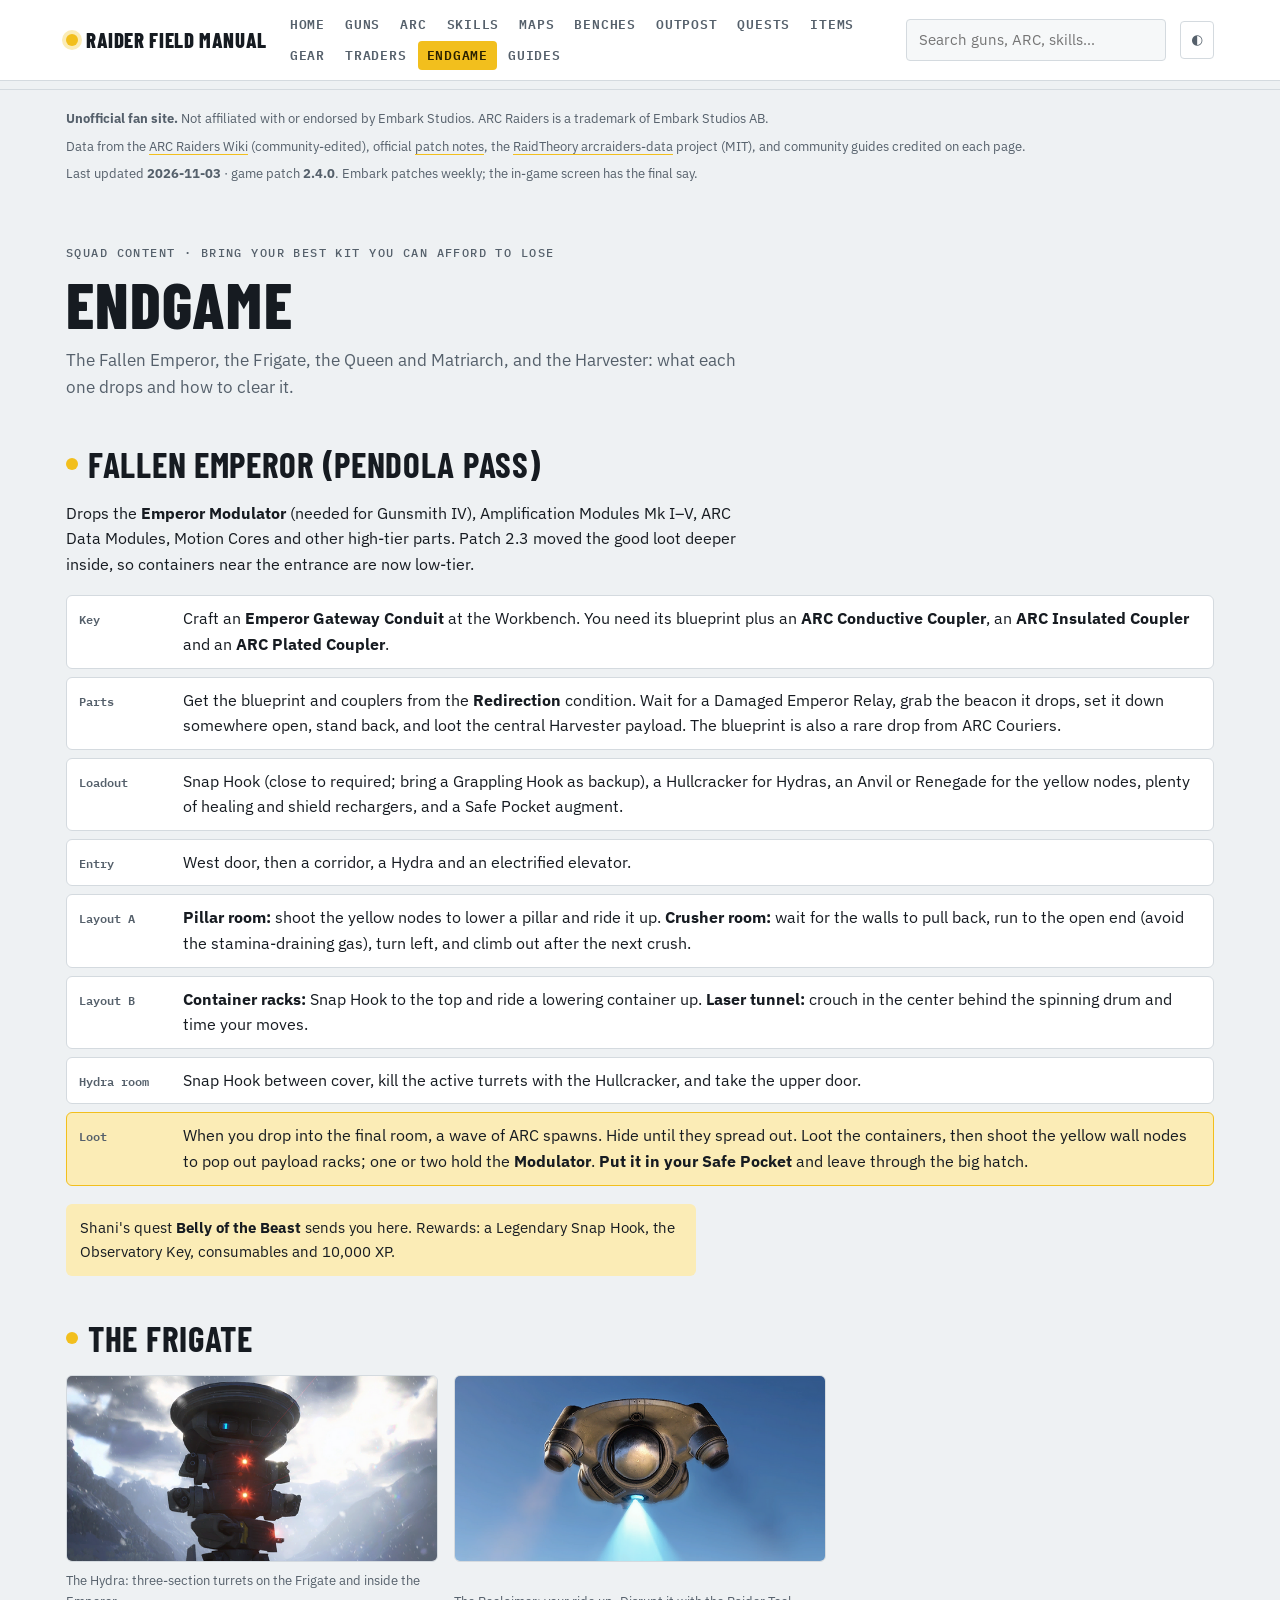
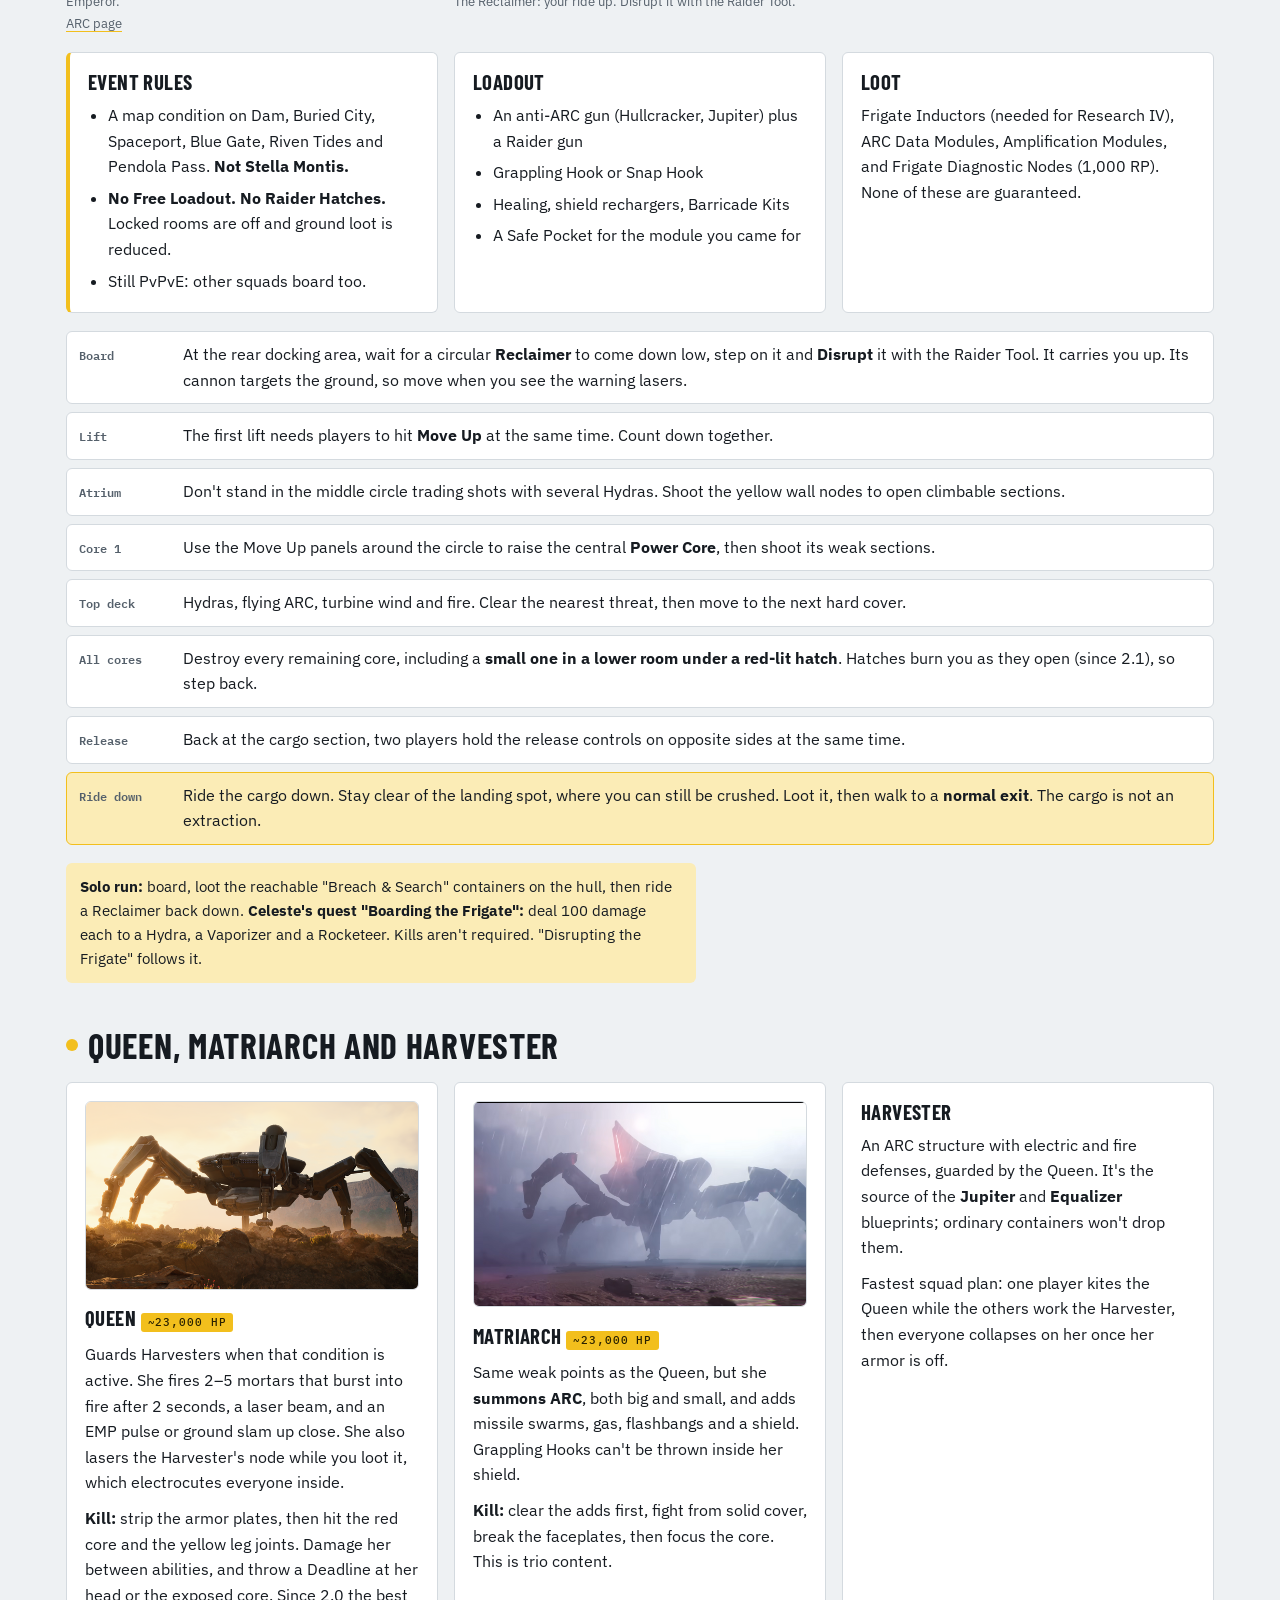
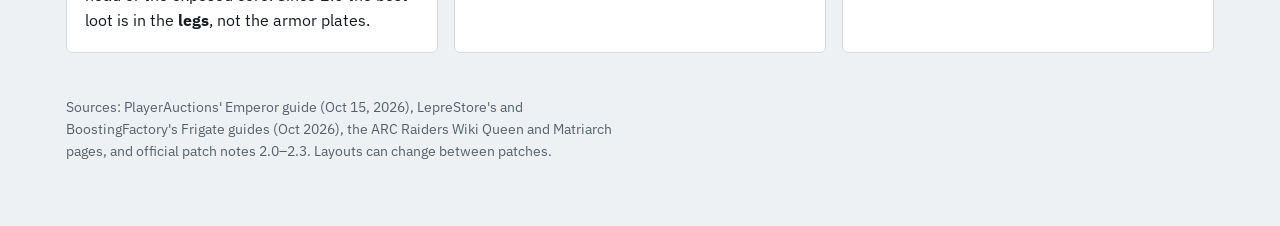
<file: endgame.html>
<!doctype html>
<html lang="en">
<head>
<meta charset="utf-8">
<meta name="viewport" content="width=device-width,initial-scale=1,viewport-fit=cover">
<title>Endgame · Raider Field Manual</title>
<meta name="description" content="Fallen Emperor, Frigate, Queen, Matriarch and Harvester walkthroughs.">
<link rel="preconnect" href="https://fonts.googleapis.com"><link rel="preconnect" href="https://fonts.gstatic.com" crossorigin>
<link rel="stylesheet" href="https://fonts.googleapis.com/css2?family=Barlow+Condensed:wght@600;700;800&family=IBM+Plex+Mono:wght@500;600&family=IBM+Plex+Sans:wght@400;500;600;700&display=swap">
<link rel="stylesheet" href="assets/style.css?v=559860004d">
</head>
<body>
<script src="data/img.js?v=b1cd2ed07b"></script>
<script src="data/guides.js?v=f0a64df949"></script>
<script src="data/weapons.js?v=3317944b6c"></script>
<script src="data/arc.js?v=3ca9bd2798"></script>
<script src="data/benches.js?v=ad8ee3d70c"></script>
<script src="data/ref/quests.js?v=e69406599d"></script>
<script src="data/ref/items.js?v=fd63e4d2f3"></script>
<script src="assets/app.js?v=6ffe86dbc9"></script>
<main>
<div class="page-head">
  <span class="eyebrow">Squad content · bring your best kit you can afford to lose</span>
  <h1>Endgame</h1>
  <p class="lede">The Fallen Emperor, the Frigate, the Queen and Matriarch, and the Harvester: what each one drops and how to clear it.</p>
</div>

<section id="emperor">
  <h2>Fallen Emperor (Pendola Pass)</h2>
  <p>Drops the <b>Emperor Modulator</b> (needed for Gunsmith IV), Amplification Modules Mk I–V, ARC Data Modules, Motion Cores and other high-tier parts. Patch 2.3 moved the good loot deeper inside, so containers near the entrance are now low-tier.</p>
  <ol class="steps">
    <li><span class="pts">Key</span><span>Craft an <b>Emperor Gateway Conduit</b> at the Workbench. You need its blueprint plus an <b>ARC Conductive Coupler</b>, an <b>ARC Insulated Coupler</b> and an <b>ARC Plated Coupler</b>.</span></li>
    <li><span class="pts">Parts</span><span>Get the blueprint and couplers from the <b>Redirection</b> condition. Wait for a Damaged Emperor Relay, grab the beacon it drops, set it down somewhere open, stand back, and loot the central Harvester payload. The blueprint is also a rare drop from ARC Couriers.</span></li>
    <li><span class="pts">Loadout</span><span>Snap Hook (close to required; bring a Grappling Hook as backup), a Hullcracker for Hydras, an Anvil or Renegade for the yellow nodes, plenty of healing and shield rechargers, and a Safe Pocket augment.</span></li>
    <li><span class="pts">Entry</span><span>West door, then a corridor, a Hydra and an electrified elevator.</span></li>
    <li><span class="pts">Layout A</span><span><b>Pillar room:</b> shoot the yellow nodes to lower a pillar and ride it up. <b>Crusher room:</b> wait for the walls to pull back, run to the open end (avoid the stamina-draining gas), turn left, and climb out after the next crush.</span></li>
    <li><span class="pts">Layout B</span><span><b>Container racks:</b> Snap Hook to the top and ride a lowering container up. <b>Laser tunnel:</b> crouch in the center behind the spinning drum and time your moves.</span></li>
    <li><span class="pts">Hydra room</span><span>Snap Hook between cover, kill the active turrets with the Hullcracker, and take the upper door.</span></li>
    <li class="cap"><span class="pts">Loot</span><span>When you drop into the final room, a wave of ARC spawns. Hide until they spread out. Loot the containers, then shoot the yellow wall nodes to pop out payload racks; one or two hold the <b>Modulator</b>. <b>Put it in your Safe Pocket</b> and leave through the big hatch.</span></li>
  </ol>
  <p class="note">Shani's quest <b>Belly of the Beast</b> sends you here. Rewards: a Legendary Snap Hook, the Observatory Key, consumables and 10,000 XP.</p>
</section>

<section id="frigate">
  <h2>The Frigate</h2>
  <div class="grid"><figure class="map-fig"><img class="portrait" style="max-width:100%" src="img/arc/hydra.webp" alt="Hydra turret" loading="lazy"><figcaption>The Hydra: three-section turrets on the Frigate and inside the Emperor. <a href="arc.html#hydra">ARC page</a></figcaption></figure>
  <figure class="map-fig"><img class="portrait" style="max-width:100%" src="img/arc/arc_reclaimer.webp" alt="ARC Reclaimer" loading="lazy"><figcaption>The Reclaimer: your ride up. Disrupt it with the Raider Tool.</figcaption></figure></div>
  <div class="grid">
    <div class="card flag"><h3>Event rules</h3><ul class="clean"><li>A map condition on Dam, Buried City, Spaceport, Blue Gate, Riven Tides and Pendola Pass. <b>Not Stella Montis.</b></li><li><b>No Free Loadout. No Raider Hatches.</b> Locked rooms are off and ground loot is reduced.</li><li>Still PvPvE: other squads board too.</li></ul></div>
    <div class="card"><h3>Loadout</h3><ul class="clean"><li>An anti-ARC gun (Hullcracker, Jupiter) plus a Raider gun</li><li>Grappling Hook or Snap Hook</li><li>Healing, shield rechargers, Barricade Kits</li><li>A Safe Pocket for the module you came for</li></ul></div>
    <div class="card"><h3>Loot</h3><p>Frigate Inductors (needed for Research IV), ARC Data Modules, Amplification Modules, and Frigate Diagnostic Nodes (1,000 RP). None of these are guaranteed.</p></div>
  </div>
  <ol class="steps">
    <li><span class="pts">Board</span><span>At the rear docking area, wait for a circular <b>Reclaimer</b> to come down low, step on it and <b>Disrupt</b> it with the Raider Tool. It carries you up. Its cannon targets the ground, so move when you see the warning lasers.</span></li>
    <li><span class="pts">Lift</span><span>The first lift needs players to hit <b>Move Up</b> at the same time. Count down together.</span></li>
    <li><span class="pts">Atrium</span><span>Don't stand in the middle circle trading shots with several Hydras. Shoot the yellow wall nodes to open climbable sections.</span></li>
    <li><span class="pts">Core 1</span><span>Use the Move Up panels around the circle to raise the central <b>Power Core</b>, then shoot its weak sections.</span></li>
    <li><span class="pts">Top deck</span><span>Hydras, flying ARC, turbine wind and fire. Clear the nearest threat, then move to the next hard cover.</span></li>
    <li><span class="pts">All cores</span><span>Destroy every remaining core, including a <b>small one in a lower room under a red-lit hatch</b>. Hatches burn you as they open (since 2.1), so step back.</span></li>
    <li><span class="pts">Release</span><span>Back at the cargo section, two players hold the release controls on opposite sides at the same time.</span></li>
    <li class="cap"><span class="pts">Ride down</span><span>Ride the cargo down. Stay clear of the landing spot, where you can still be crushed. Loot it, then walk to a <b>normal exit</b>. The cargo is not an extraction.</span></li>
  </ol>
  <p class="note"><b>Solo run:</b> board, loot the reachable "Breach &amp; Search" containers on the hull, then ride a Reclaimer back down. <b>Celeste's quest "Boarding the Frigate":</b> deal 100 damage each to a Hydra, a Vaporizer and a Rocketeer. Kills aren't required. "Disrupting the Frigate" follows it.</p>
</section>

<section id="bosses">
  <h2>Queen, Matriarch and Harvester</h2>
  <div class="grid">
    <div class="card"><a href="arc.html#queen"><img class="portrait" style="max-width:100%" src="img/arc/queen.webp" alt="The Queen" loading="lazy"></a><h3>Queen <span class="tag hi">~23,000 HP</span></h3><p>Guards Harvesters when that condition is active. She fires 2–5 mortars that burst into fire after 2 seconds, a laser beam, and an EMP pulse or ground slam up close. She also lasers the Harvester's node while you loot it, which electrocutes everyone inside.</p><p><b>Kill:</b> strip the armor plates, then hit the red core and the yellow leg joints. Damage her between abilities, and throw a Deadline at her head or the exposed core. Since 2.0 the best loot is in the <b>legs</b>, not the armor plates.</p></div>
    <div class="card"><a href="arc.html#matriarch"><img class="portrait" style="max-width:100%" src="img/arc/matriarch.webp" alt="The Matriarch" loading="lazy"></a><h3>Matriarch <span class="tag hi">~23,000 HP</span></h3><p>Same weak points as the Queen, but she <b>summons ARC</b>, both big and small, and adds missile swarms, gas, flashbangs and a shield. Grappling Hooks can't be thrown inside her shield.</p><p><b>Kill:</b> clear the adds first, fight from solid cover, break the faceplates, then focus the core. This is trio content.</p></div>
    <div class="card"><h3>Harvester</h3><p>An ARC structure with electric and fire defenses, guarded by the Queen. It's the source of the <b>Jupiter</b> and <b>Equalizer</b> blueprints; ordinary containers won't drop them.</p><p>Fastest squad plan: one player kites the Queen while the others work the Harvester, then everyone collapses on her once her armor is off.</p></div>
  </div>
</section>
<p class="muted" style="font-size:.85rem">Sources: PlayerAuctions' Emperor guide (Oct 15, 2026), LepreStore's and BoostingFactory's Frigate guides (Oct 2026), the ARC Raiders Wiki Queen and Matriarch pages, and official patch notes 2.0–2.3. Layouts can change between patches.</p>

</main>
</body>
</html>
</file>
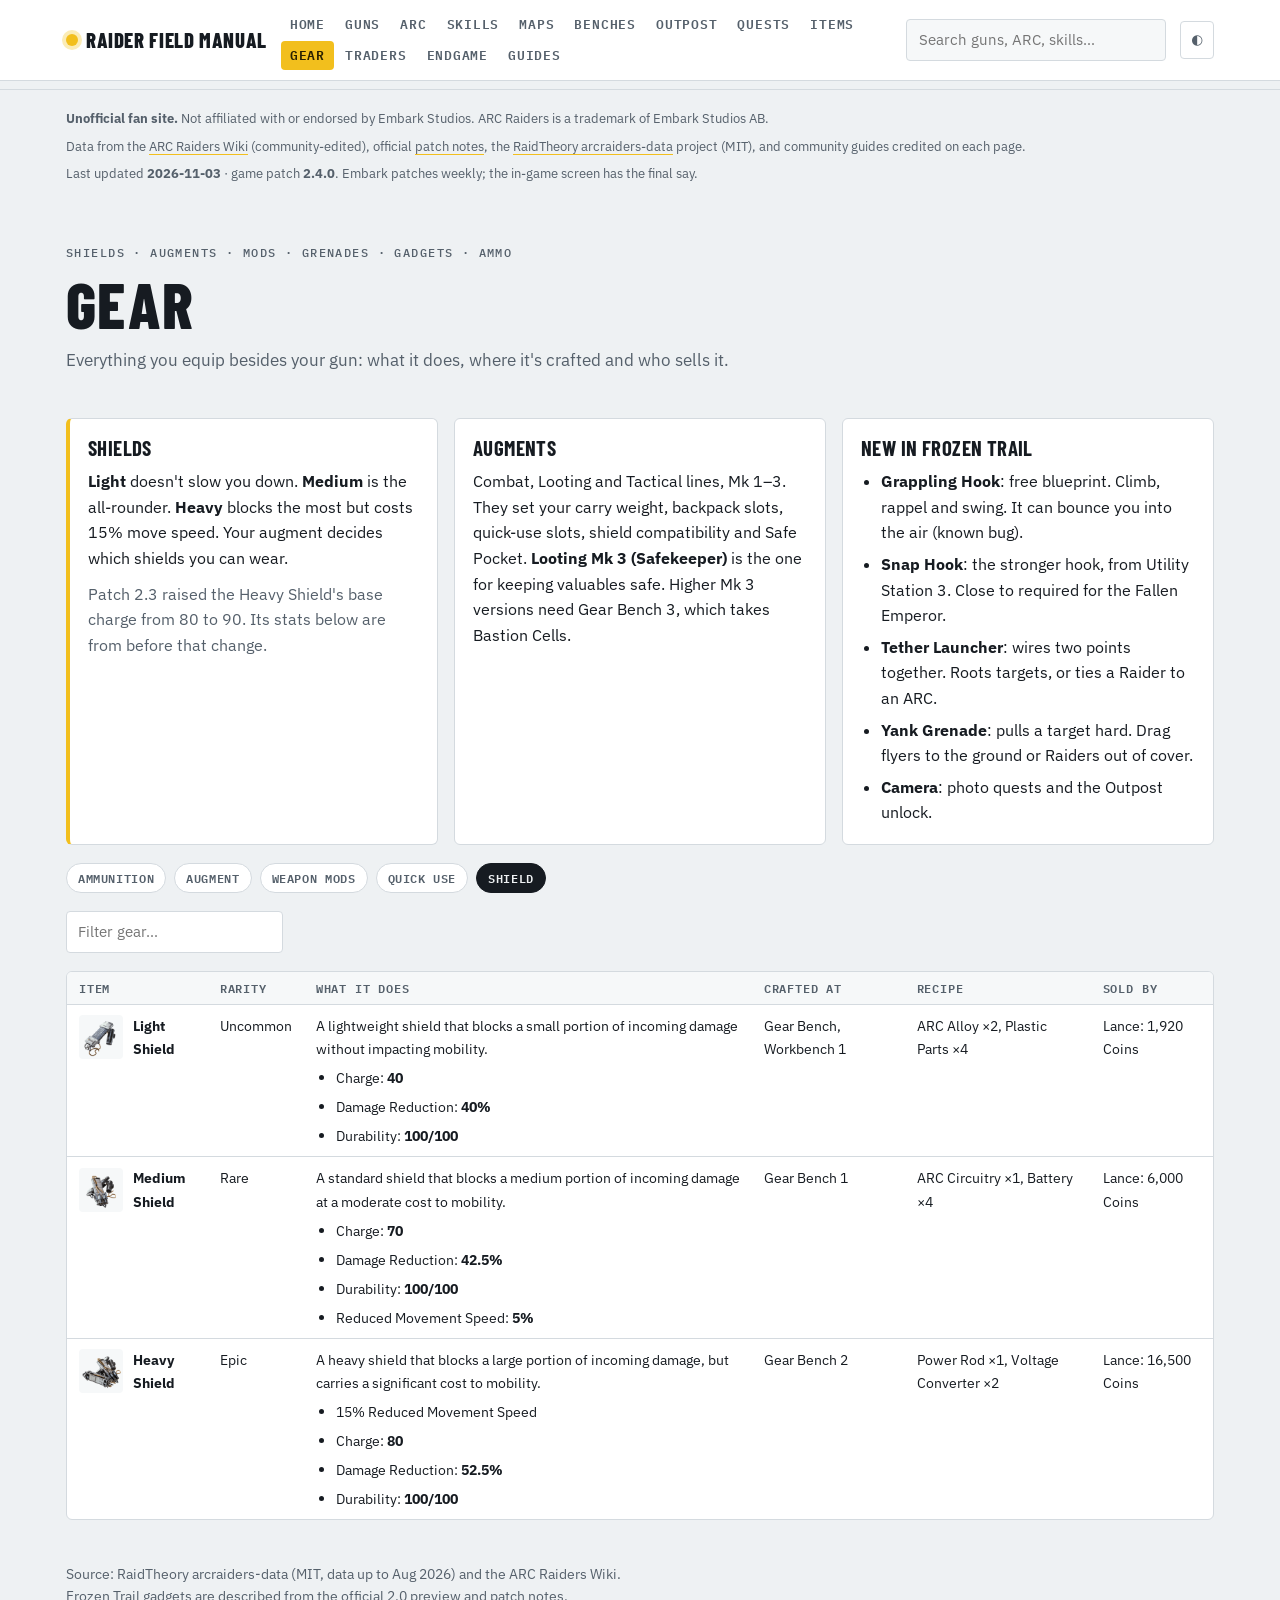
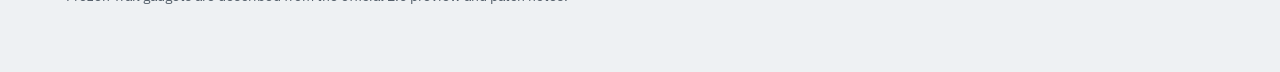
<file: gear.html>
<!doctype html>
<html lang="en">
<head>
<meta charset="utf-8">
<meta name="viewport" content="width=device-width,initial-scale=1,viewport-fit=cover">
<title>Gear · Raider Field Manual</title>
<meta name="description" content="Shields, augments, weapon mods, grenades, gadgets and ammo.">
<link rel="preconnect" href="https://fonts.googleapis.com"><link rel="preconnect" href="https://fonts.gstatic.com" crossorigin>
<link rel="stylesheet" href="https://fonts.googleapis.com/css2?family=Barlow+Condensed:wght@600;700;800&family=IBM+Plex+Mono:wght@500;600&family=IBM+Plex+Sans:wght@400;500;600;700&display=swap">
<link rel="stylesheet" href="assets/style.css?v=559860004d">
</head>
<body>
<script src="data/img.js?v=b1cd2ed07b"></script>
<script src="data/guides.js?v=f0a64df949"></script>
<script src="data/weapons.js?v=3317944b6c"></script>
<script src="data/arc.js?v=3ca9bd2798"></script>
<script src="data/benches.js?v=ad8ee3d70c"></script>
<script src="data/ref/quests.js?v=e69406599d"></script>
<script src="data/ref/items.js?v=fd63e4d2f3"></script>
<script src="data/ref/gear.js?v=210044af2a"></script>
<script src="data/ref/ammo.js?v=f3b339ab81"></script>
<script src="assets/app.js?v=6ffe86dbc9"></script>
<main>
<div class="page-head">
  <span class="eyebrow">Shields · augments · mods · grenades · gadgets · ammo</span>
  <h1>Gear</h1>
  <p class="lede">Everything you equip besides your gun: what it does, where it's crafted and who sells it.</p>
</div>
<section>
  <div class="grid">
    <div class="card flag"><h3>Shields</h3><p><b>Light</b> doesn't slow you down. <b>Medium</b> is the all-rounder. <b>Heavy</b> blocks the most but costs 15% move speed. Your augment decides which shields you can wear.</p><p class="muted">Patch 2.3 raised the Heavy Shield's base charge from 80 to 90. Its stats below are from before that change.</p></div>
    <div class="card"><h3>Augments</h3><p>Combat, Looting and Tactical lines, Mk 1–3. They set your carry weight, backpack slots, quick-use slots, shield compatibility and Safe Pocket. <b>Looting Mk 3 (Safekeeper)</b> is the one for keeping valuables safe. Higher Mk 3 versions need Gear Bench 3, which takes Bastion Cells.</p></div>
    <div class="card"><h3>New in Frozen Trail</h3><ul class="clean">
      <li><b>Grappling Hook</b>: free blueprint. Climb, rappel and swing. It can bounce you into the air (known bug).</li>
      <li><b>Snap Hook</b>: the stronger hook, from Utility Station 3. Close to required for the Fallen Emperor.</li>
      <li><b>Tether Launcher</b>: wires two points together. Roots targets, or ties a Raider to an ARC.</li>
      <li><b>Yank Grenade</b>: pulls a target hard. Drag flyers to the ground or Raiders out of cover.</li>
      <li><b>Camera</b>: photo quests and the Outpost unlock.</li></ul></div>
  </div>
  <div class="filters" id="tabs"></div>
  <div class="filters"><input class="box" id="f" type="search" placeholder="Filter gear…" aria-label="Filter gear"></div>
  <div class="scroll"><table><thead><tr><th>Item</th><th>Rarity</th><th>What it does</th><th>Crafted at</th><th>Recipe</th><th>Sold by</th></tr></thead><tbody id="rows"></tbody></table></div>
</section>
<p class="muted" style="font-size:.85rem">Source: RaidTheory arcraiders-data (MIT, data up to Aug 2026) and the ARC Raiders Wiki. Frozen Trail gadgets are described from the official 2.0 preview and patch notes.</p>
<script>
(() => {
  const { esc, itemImg, pic } = RFM, G = (window.REF_GEAR || {}).gear || [];
  const types = [...new Set(G.map(g => g.type))]; let t = 'Shield';
  const tb = document.getElementById('tabs');
  tb.innerHTML = types.map(x => `<button class="chip" data-t="${esc(x)}">${esc(x === 'Modification' ? 'Weapon mods' : x)}</button>`).join('');
  tb.addEventListener('click', e => { const b = e.target.closest('button'); if (b) { t = b.dataset.t; draw(); } });
  document.getElementById('f').addEventListener('input', draw);
  const RK = { Common: 1, Uncommon: 2, Rare: 3, Epic: 4, Legendary: 5 };
  function draw() {
    tb.querySelectorAll('button').forEach(x => x.setAttribute('aria-pressed', x.dataset.t === t));
    const f = document.getElementById('f').value.toLowerCase();
    const rows = G.filter(g => g.type === t && (!f || JSON.stringify(g).toLowerCase().includes(f))).sort((a, b) => (RK[a.rarity] || 0) - (RK[b.rarity] || 0) || a.name.localeCompare(b.name));
    document.getElementById('rows').innerHTML = rows.map(g => `<tr><td><span class="with-pic">${pic(itemImg(g.name), g.name)}<b>${esc(g.name)}</b></span></td><td>${esc(g.rarity || '')}</td>
      <td>${g.desc ? esc(g.desc) : ''}${g.effects && g.effects.length ? `<ul class="clean" style="margin-top:6px">${g.effects.map(e => `<li>${esc(e.label)}${e.value !== '' && e.value != null ? ': <b>' + esc(e.value) + '</b>' : ''}</li>`).join('')}</ul>` : ''}${g.compat && g.compat.length ? `<div class="muted" style="font-size:.85rem">Fits: ${esc(g.compat.join(', '))}</div>` : ''}</td>
      <td>${g.bench ? esc(g.bench + ' ' + (g.benchLevel || '')) : '—'}${g.blueprint ? '<br><span class="tag">Blueprint</span>' : ''}</td>
      <td>${g.recipe && Object.keys(g.recipe).length ? Object.entries(g.recipe).map(([n, q]) => `${esc(n)} ×${q}`).join(', ') : '—'}</td>
      <td>${(g.vendors || []).map(v => `${esc(v.trader)}: ${Object.entries(v.cost).map(([n, q]) => `${q.toLocaleString()} ${esc(n)}`).join(', ')}`).join('<br>') || '—'}</td></tr>`).join('') || '<tr><td colspan="6" class="muted">Nothing matches.</td></tr>';
  }
  draw();
})();
</script>

</main>
</body>
</html>
</file>
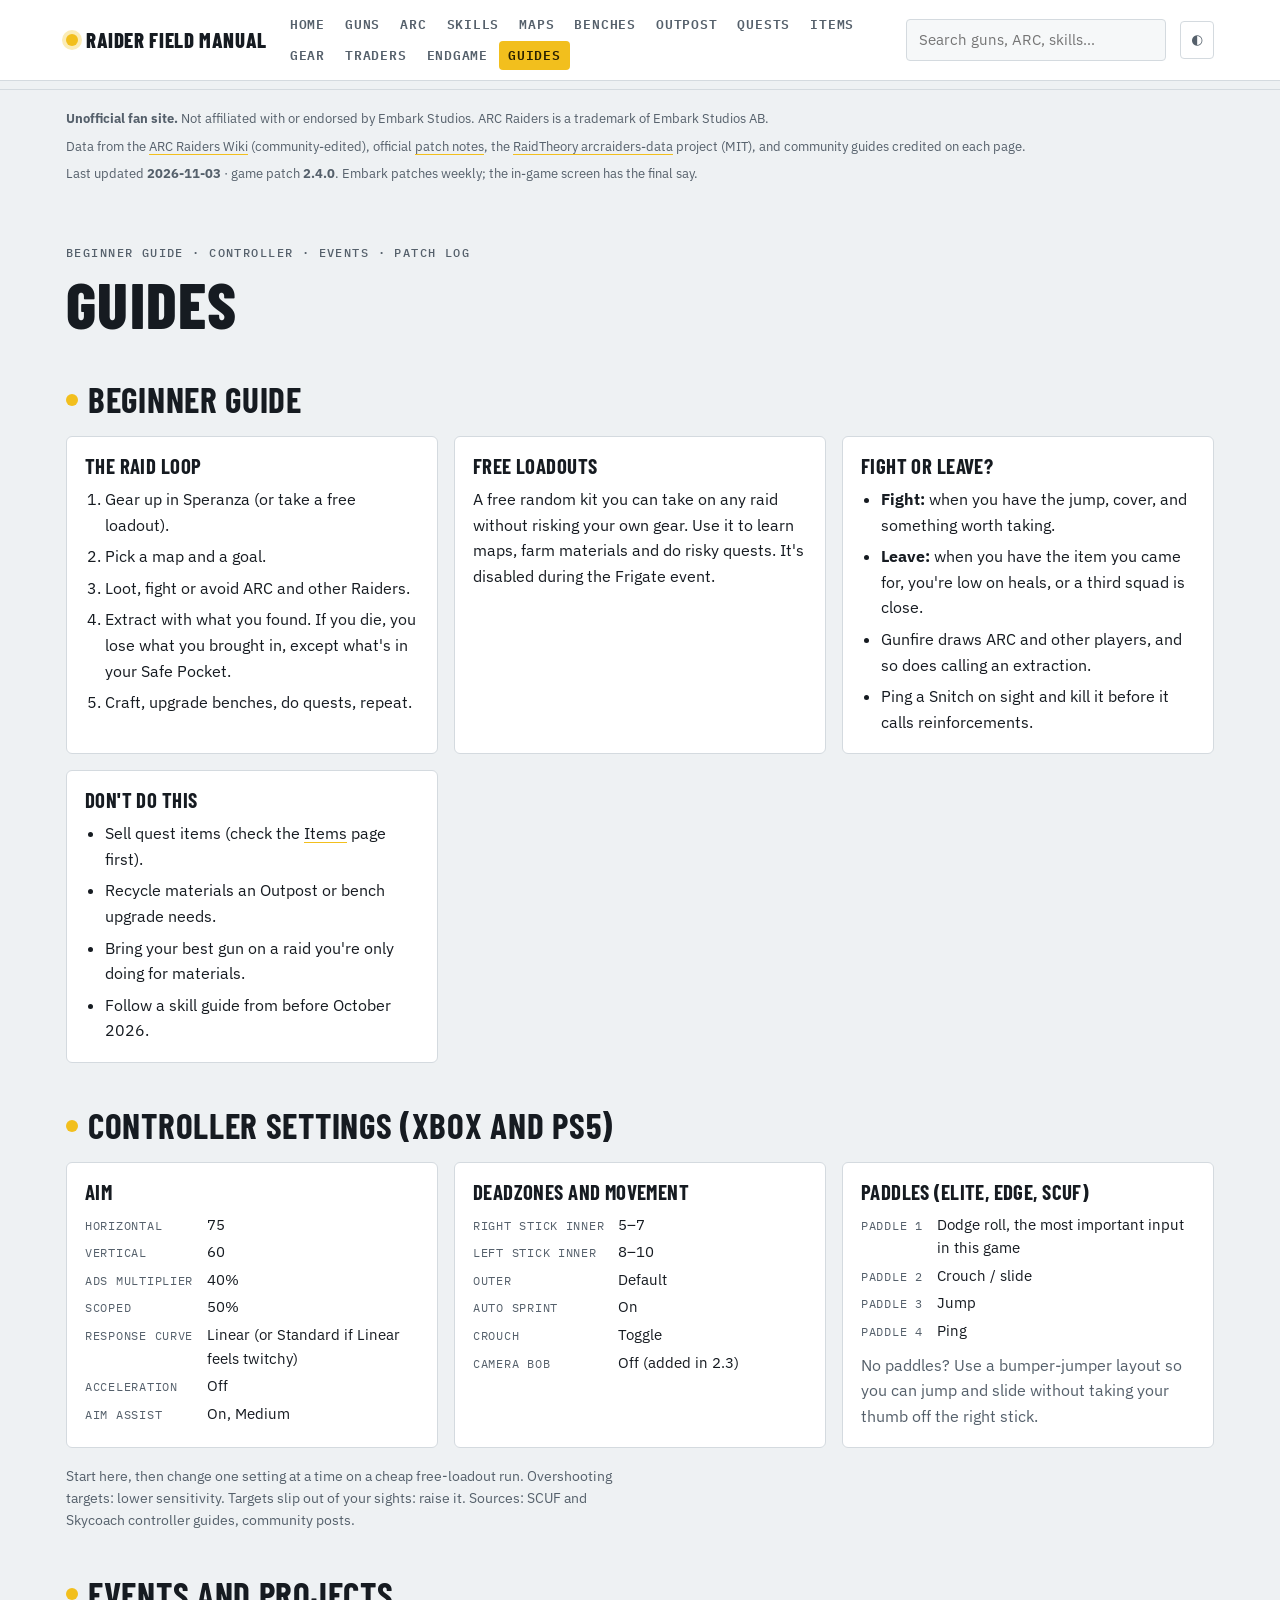
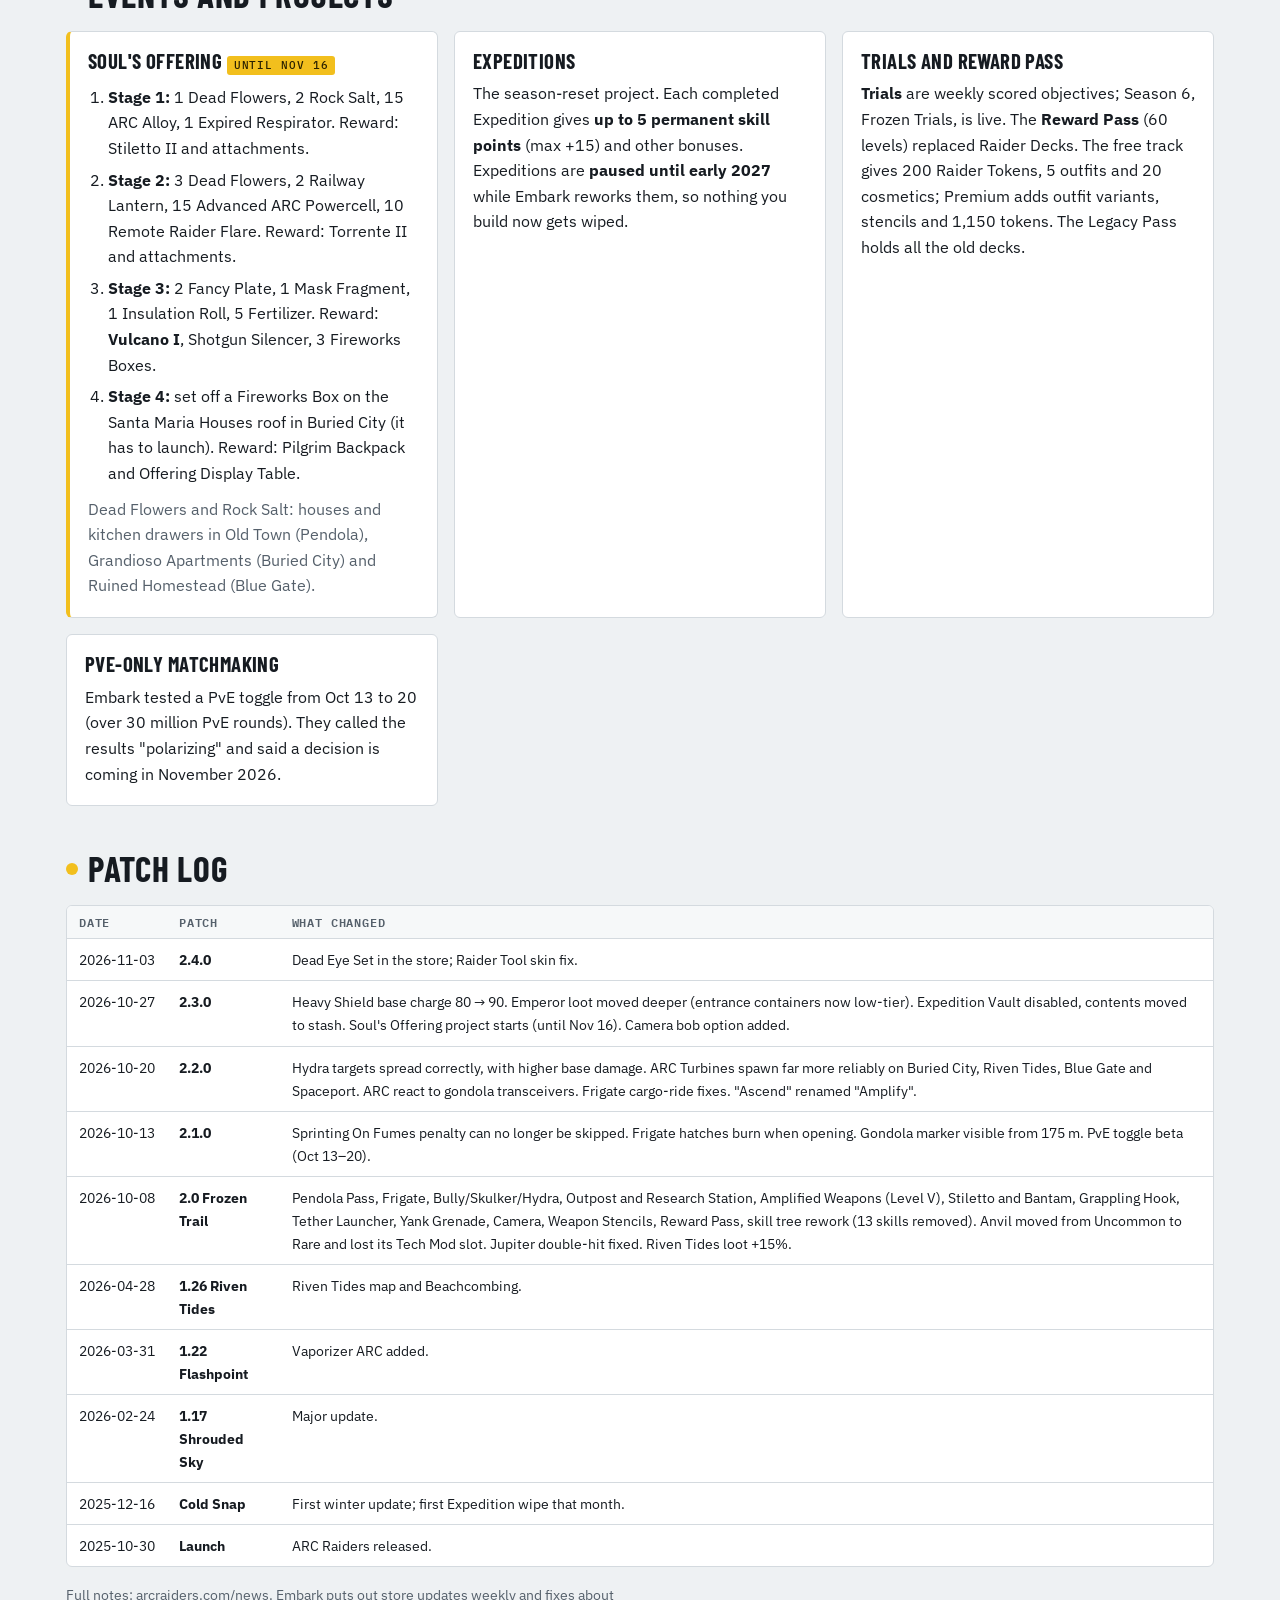
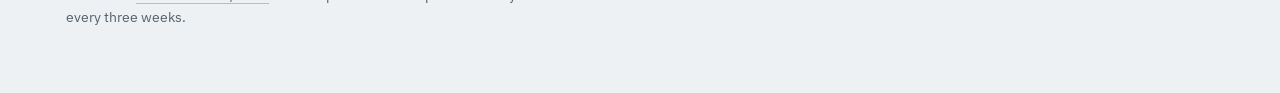
<file: guides.html>
<!doctype html>
<html lang="en">
<head>
<meta charset="utf-8">
<meta name="viewport" content="width=device-width,initial-scale=1,viewport-fit=cover">
<title>Guides · Raider Field Manual</title>
<meta name="description" content="Beginner guide, controller settings, events, Expeditions and the patch log.">
<link rel="preconnect" href="https://fonts.googleapis.com"><link rel="preconnect" href="https://fonts.gstatic.com" crossorigin>
<link rel="stylesheet" href="https://fonts.googleapis.com/css2?family=Barlow+Condensed:wght@600;700;800&family=IBM+Plex+Mono:wght@500;600&family=IBM+Plex+Sans:wght@400;500;600;700&display=swap">
<link rel="stylesheet" href="assets/style.css?v=559860004d">
</head>
<body>
<script src="data/img.js?v=b1cd2ed07b"></script>
<script src="data/guides.js?v=f0a64df949"></script>
<script src="data/weapons.js?v=3317944b6c"></script>
<script src="data/arc.js?v=3ca9bd2798"></script>
<script src="data/benches.js?v=ad8ee3d70c"></script>
<script src="data/ref/quests.js?v=e69406599d"></script>
<script src="data/ref/items.js?v=fd63e4d2f3"></script>
<script src="data/ref/projects.js?v=554af9fab7"></script>
<script src="assets/app.js?v=6ffe86dbc9"></script>
<main>
<div class="page-head">
  <span class="eyebrow">Beginner guide · controller · events · patch log</span>
  <h1>Guides</h1>
</div>

<section id="beginner">
  <h2>Beginner guide</h2>
  <div class="grid">
    <div class="card"><h3>The raid loop</h3><ol class="clean"><li>Gear up in Speranza (or take a free loadout).</li><li>Pick a map and a goal.</li><li>Loot, fight or avoid ARC and other Raiders.</li><li>Extract with what you found. If you die, you lose what you brought in, except what's in your Safe Pocket.</li><li>Craft, upgrade benches, do quests, repeat.</li></ol></div>
    <div class="card"><h3>Free loadouts</h3><p>A free random kit you can take on any raid without risking your own gear. Use it to learn maps, farm materials and do risky quests. It's disabled during the Frigate event.</p></div>
    <div class="card"><h3>Fight or leave?</h3><ul class="clean"><li><b>Fight:</b> when you have the jump, cover, and something worth taking.</li><li><b>Leave:</b> when you have the item you came for, you're low on heals, or a third squad is close.</li><li>Gunfire draws ARC and other players, and so does calling an extraction.</li><li>Ping a Snitch on sight and kill it before it calls reinforcements.</li></ul></div>
    <div class="card"><h3>Don't do this</h3><ul class="clean"><li>Sell quest items (check the <a href="items.html">Items</a> page first).</li><li>Recycle materials an Outpost or bench upgrade needs.</li><li>Bring your best gun on a raid you're only doing for materials.</li><li>Follow a skill guide from before October 2026.</li></ul></div>
  </div>
</section>

<section id="controller">
  <h2>Controller settings (Xbox and PS5)</h2>
  <div class="grid">
    <div class="card"><h3>Aim</h3><dl class="kv"><dt>Horizontal</dt><dd>75</dd><dt>Vertical</dt><dd>60</dd><dt>ADS multiplier</dt><dd>40%</dd><dt>Scoped</dt><dd>50%</dd><dt>Response curve</dt><dd>Linear (or Standard if Linear feels twitchy)</dd><dt>Acceleration</dt><dd>Off</dd><dt>Aim assist</dt><dd>On, Medium</dd></dl></div>
    <div class="card"><h3>Deadzones and movement</h3><dl class="kv"><dt>Right stick inner</dt><dd>5–7</dd><dt>Left stick inner</dt><dd>8–10</dd><dt>Outer</dt><dd>Default</dd><dt>Auto sprint</dt><dd>On</dd><dt>Crouch</dt><dd>Toggle</dd><dt>Camera bob</dt><dd>Off (added in 2.3)</dd></dl></div>
    <div class="card"><h3>Paddles (Elite, Edge, SCUF)</h3><dl class="kv"><dt>Paddle 1</dt><dd>Dodge roll, the most important input in this game</dd><dt>Paddle 2</dt><dd>Crouch / slide</dd><dt>Paddle 3</dt><dd>Jump</dd><dt>Paddle 4</dt><dd>Ping</dd></dl><p class="muted">No paddles? Use a bumper-jumper layout so you can jump and slide without taking your thumb off the right stick.</p></div>
  </div>
  <p class="muted" style="font-size:.85rem">Start here, then change one setting at a time on a cheap free-loadout run. Overshooting targets: lower sensitivity. Targets slip out of your sights: raise it. Sources: SCUF and Skycoach controller guides, community posts.</p>
</section>

<section id="events">
  <h2>Events and projects</h2>
  <div class="grid">
    <div class="card flag"><h3>Soul's Offering <span class="tag hi">Until Nov 16</span></h3><ol class="clean">
      <li><b>Stage 1:</b> 1 Dead Flowers, 2 Rock Salt, 15 ARC Alloy, 1 Expired Respirator. Reward: Stiletto II and attachments.</li>
      <li><b>Stage 2:</b> 3 Dead Flowers, 2 Railway Lantern, 15 Advanced ARC Powercell, 10 Remote Raider Flare. Reward: Torrente II and attachments.</li>
      <li><b>Stage 3:</b> 2 Fancy Plate, 1 Mask Fragment, 1 Insulation Roll, 5 Fertilizer. Reward: <b>Vulcano I</b>, Shotgun Silencer, 3 Fireworks Boxes.</li>
      <li><b>Stage 4:</b> set off a Fireworks Box on the Santa Maria Houses roof in Buried City (it has to launch). Reward: Pilgrim Backpack and Offering Display Table.</li></ol>
      <p class="muted">Dead Flowers and Rock Salt: houses and kitchen drawers in Old Town (Pendola), Grandioso Apartments (Buried City) and Ruined Homestead (Blue Gate).</p></div>
    <div class="card"><h3>Expeditions</h3><p>The season-reset project. Each completed Expedition gives <b>up to 5 permanent skill points</b> (max +15) and other bonuses. Expeditions are <b>paused until early 2027</b> while Embark reworks them, so nothing you build now gets wiped.</p></div>
    <div class="card"><h3>Trials and Reward Pass</h3><p><b>Trials</b> are weekly scored objectives; Season 6, Frozen Trials, is live. The <b>Reward Pass</b> (60 levels) replaced Raider Decks. The free track gives 200 Raider Tokens, 5 outfits and 20 cosmetics; Premium adds outfit variants, stencils and 1,150 tokens. The Legacy Pass holds all the old decks.</p></div>
    <div class="card"><h3>PvE-only matchmaking</h3><p>Embark tested a PvE toggle from Oct 13 to 20 (over 30 million PvE rounds). They called the results "polarizing" and said a decision is coming in November 2026.</p></div>
  </div>
</section>

<section id="patches">
  <h2>Patch log</h2>
  <div class="scroll"><table><thead><tr><th>Date</th><th>Patch</th><th>What changed</th></tr></thead><tbody id="pl"></tbody></table></div>
  <p class="muted" style="font-size:.85rem">Full notes: <a href="https://arcraiders.com/news/tag/patch-notes">arcraiders.com/news</a>. Embark puts out store updates weekly and fixes about every three weeks.</p>
</section>
<script>
document.getElementById('pl').innerHTML = ARC.patches.map(p => `<tr><td class="num">${p[0]}</td><td><b>${RFM.esc(p[1])}</b></td><td>${RFM.esc(p[2])}</td></tr>`).join('');
</script>

</main>
</body>
</html>
</file>
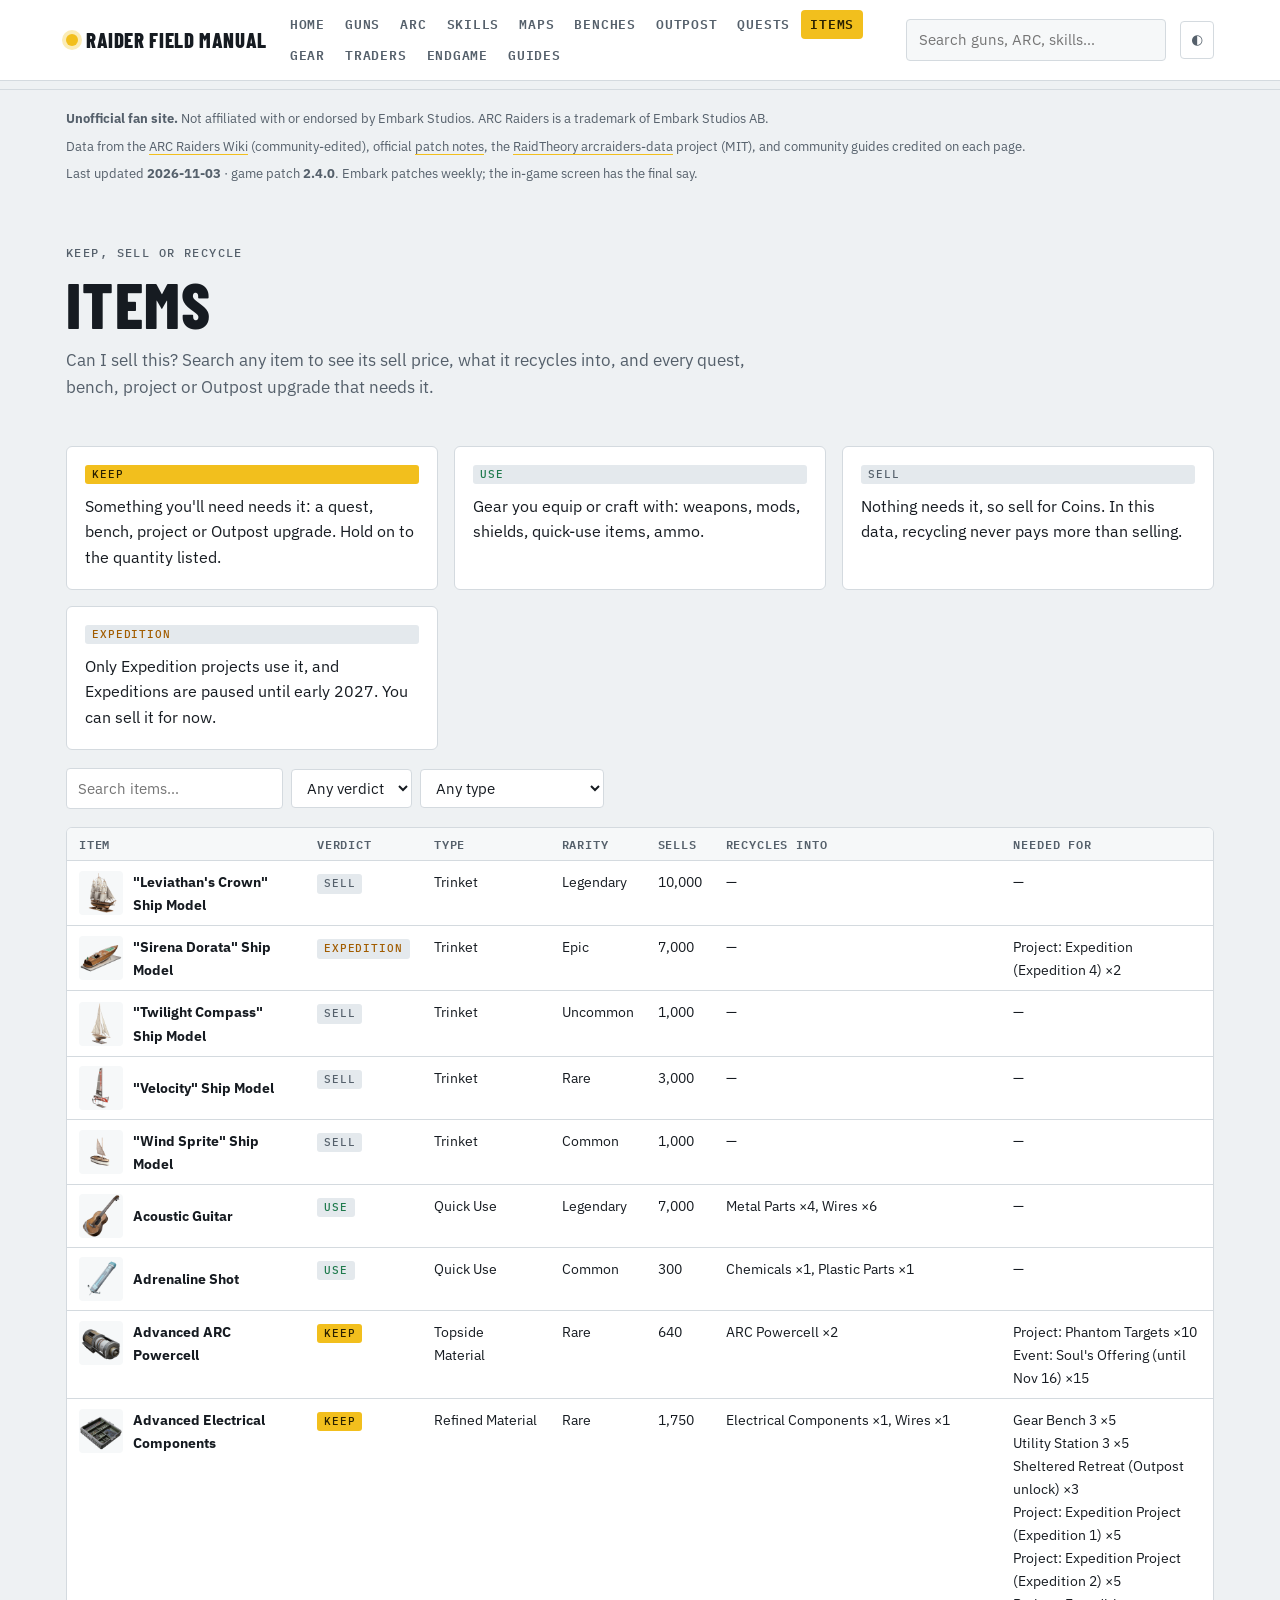
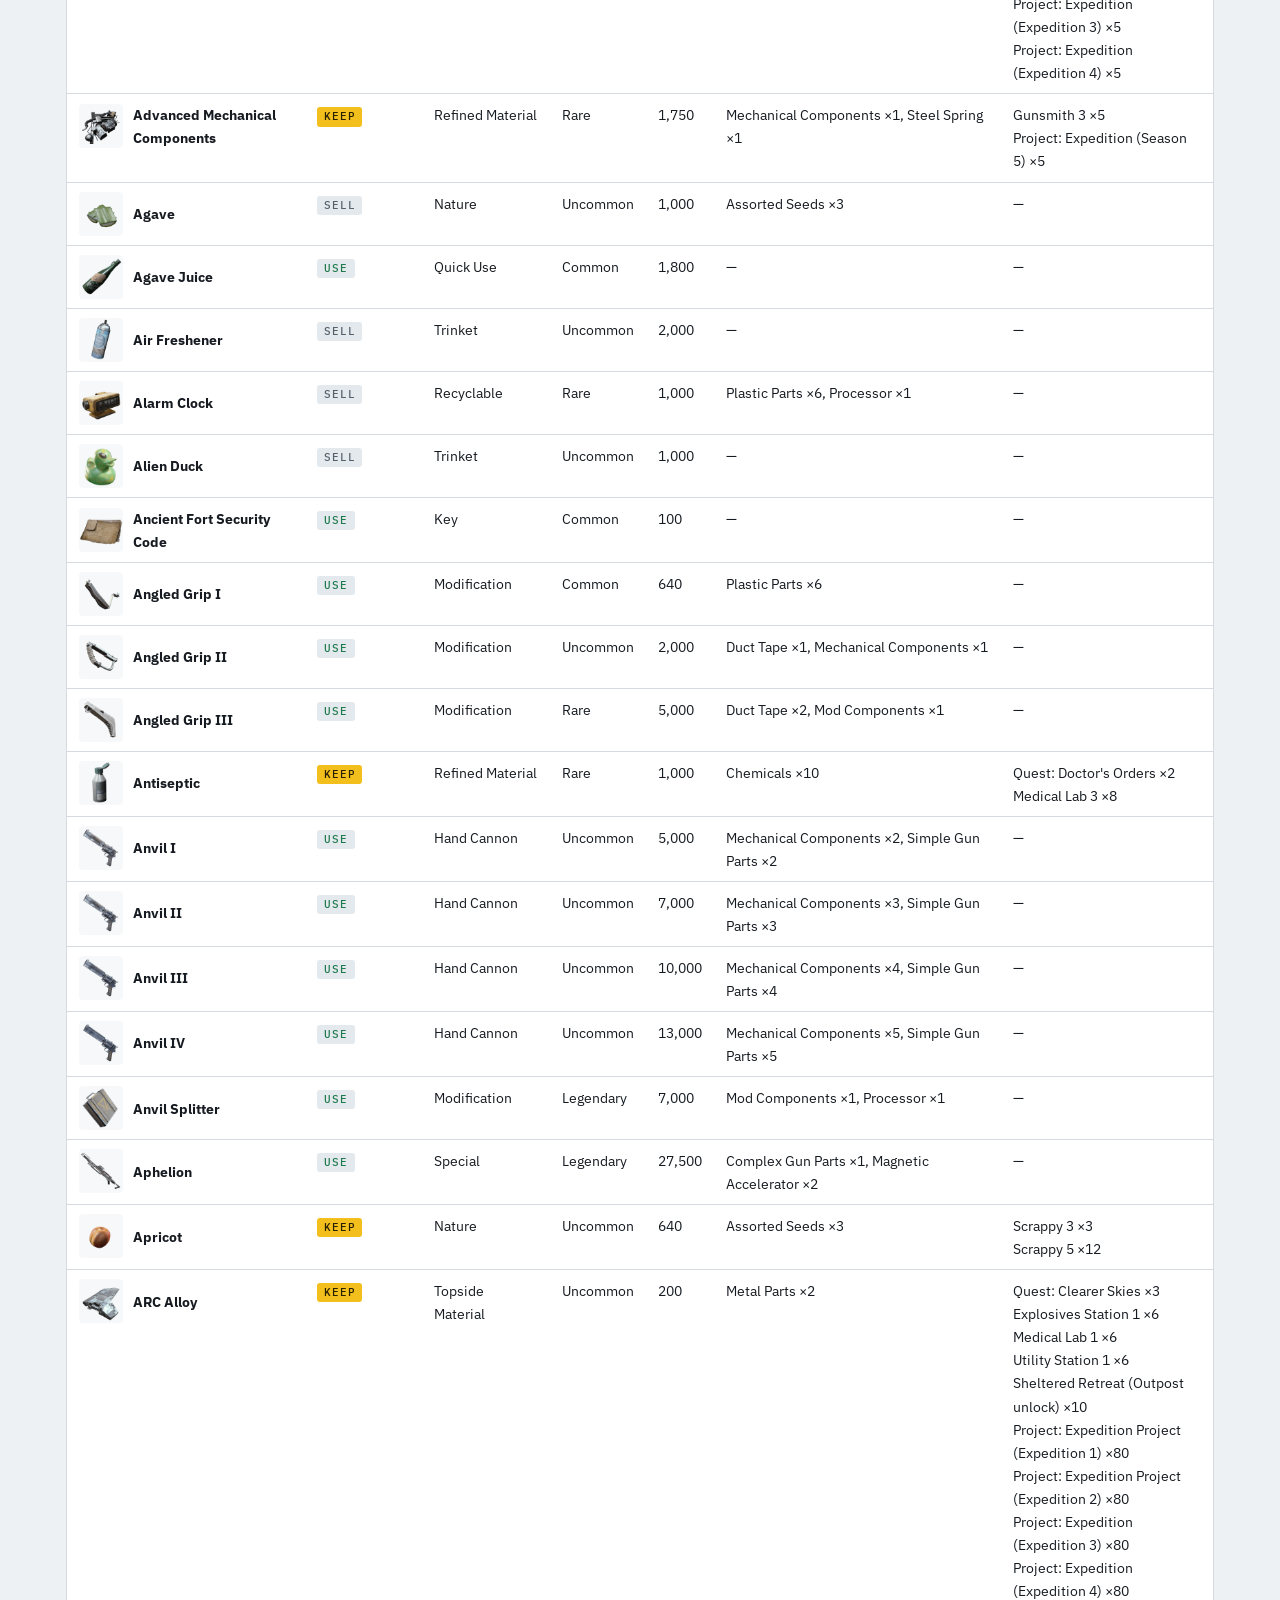
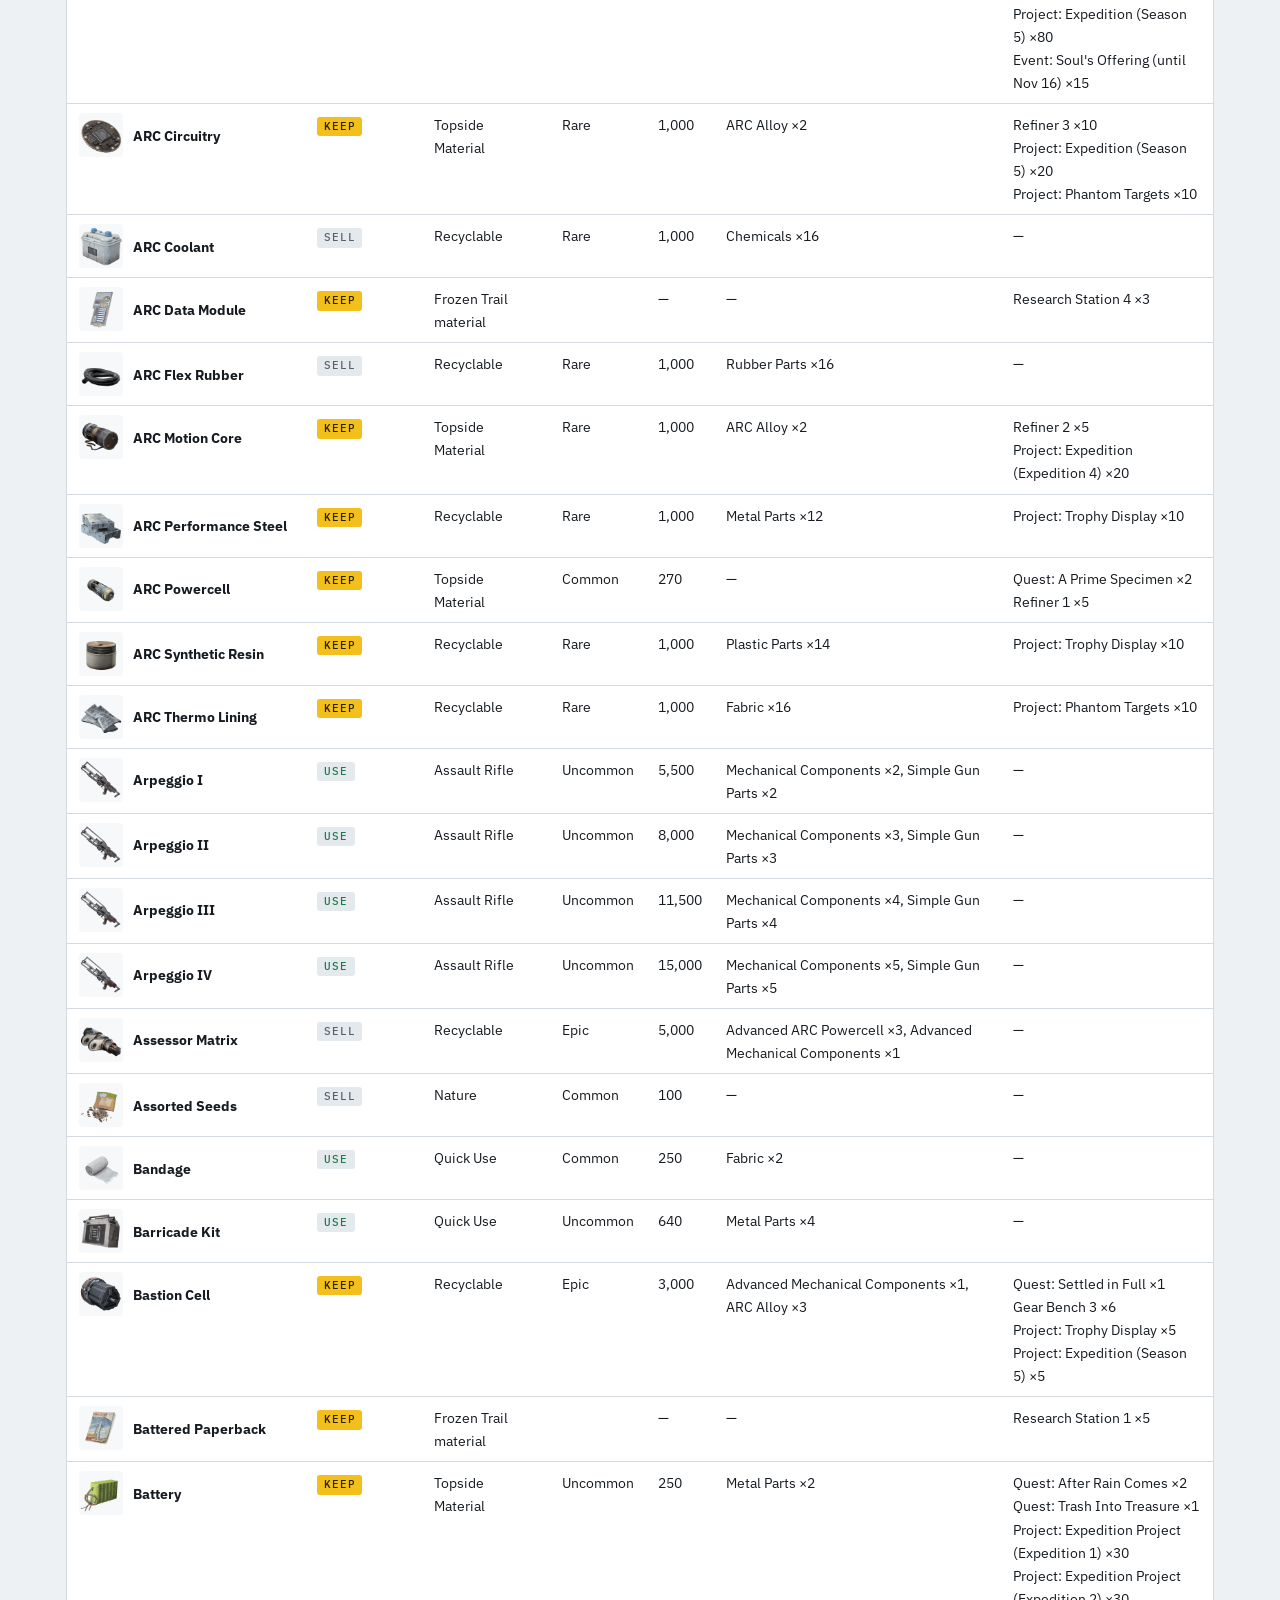
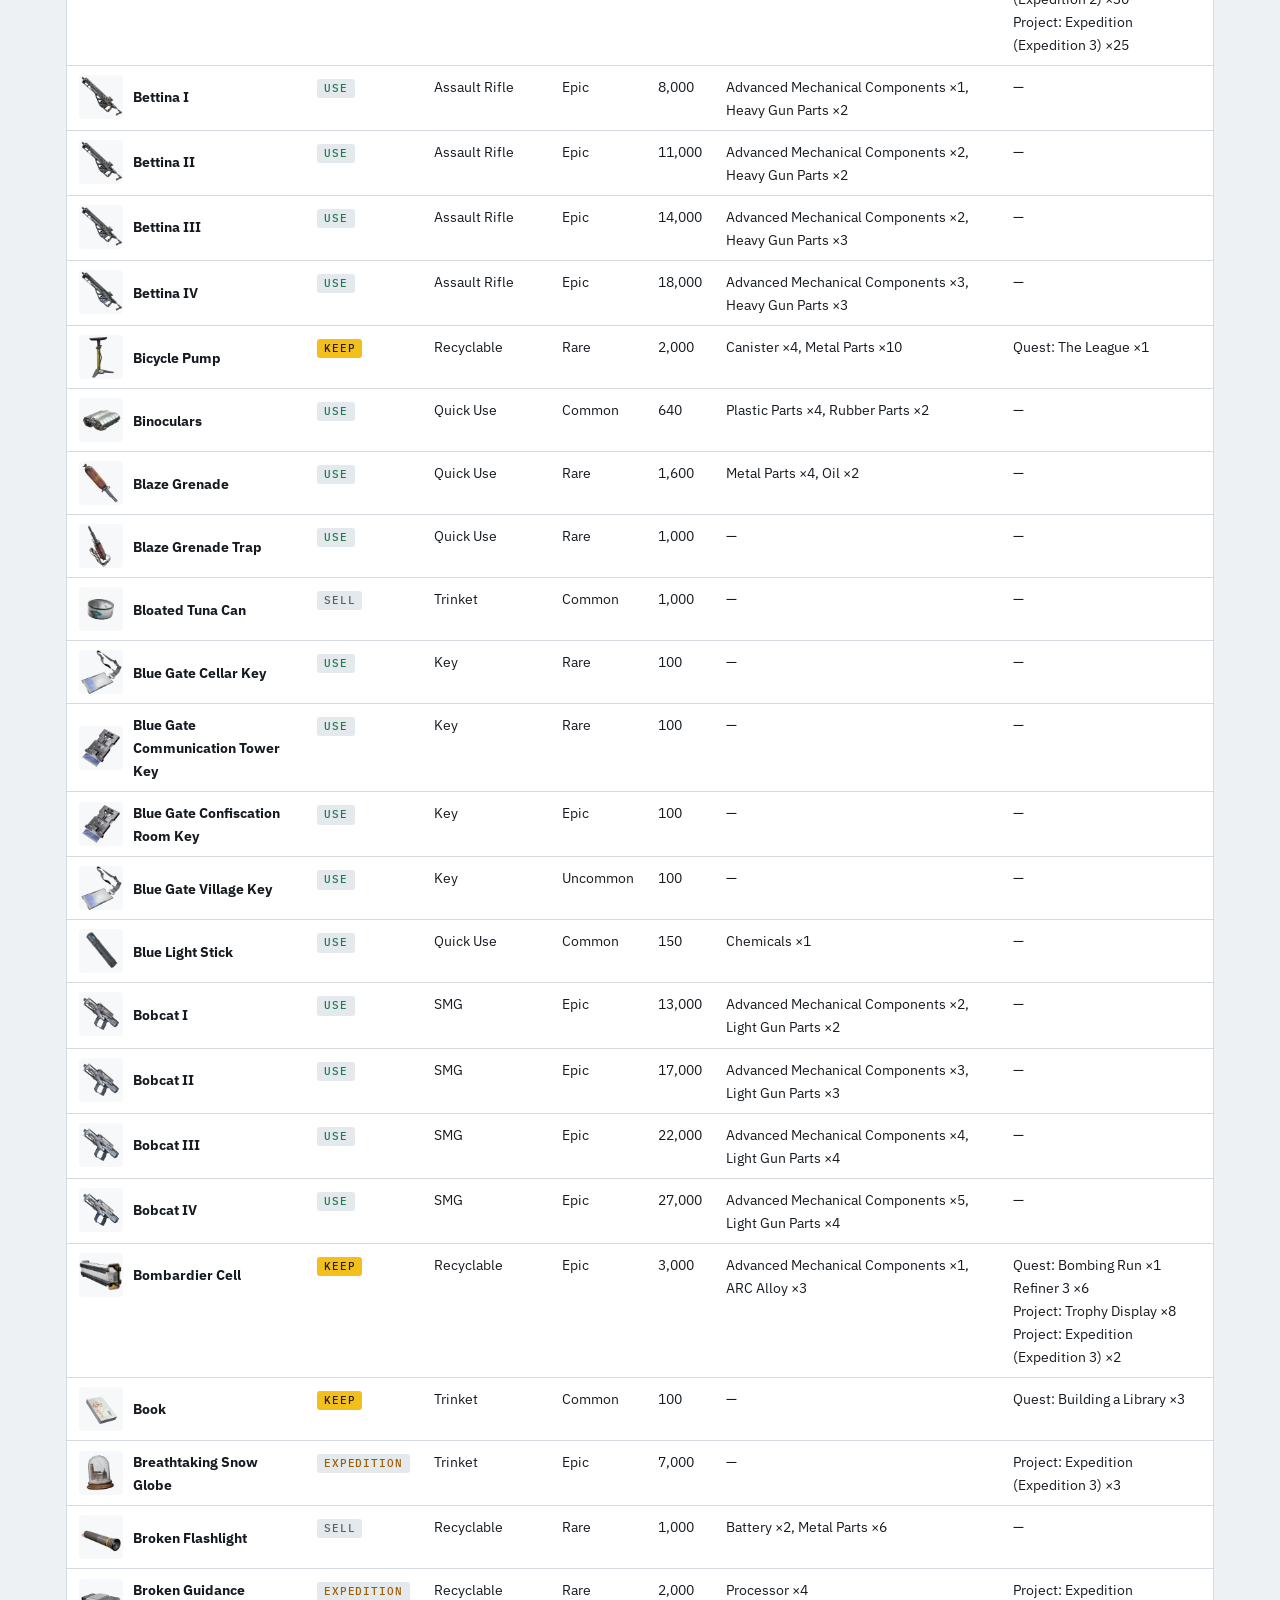
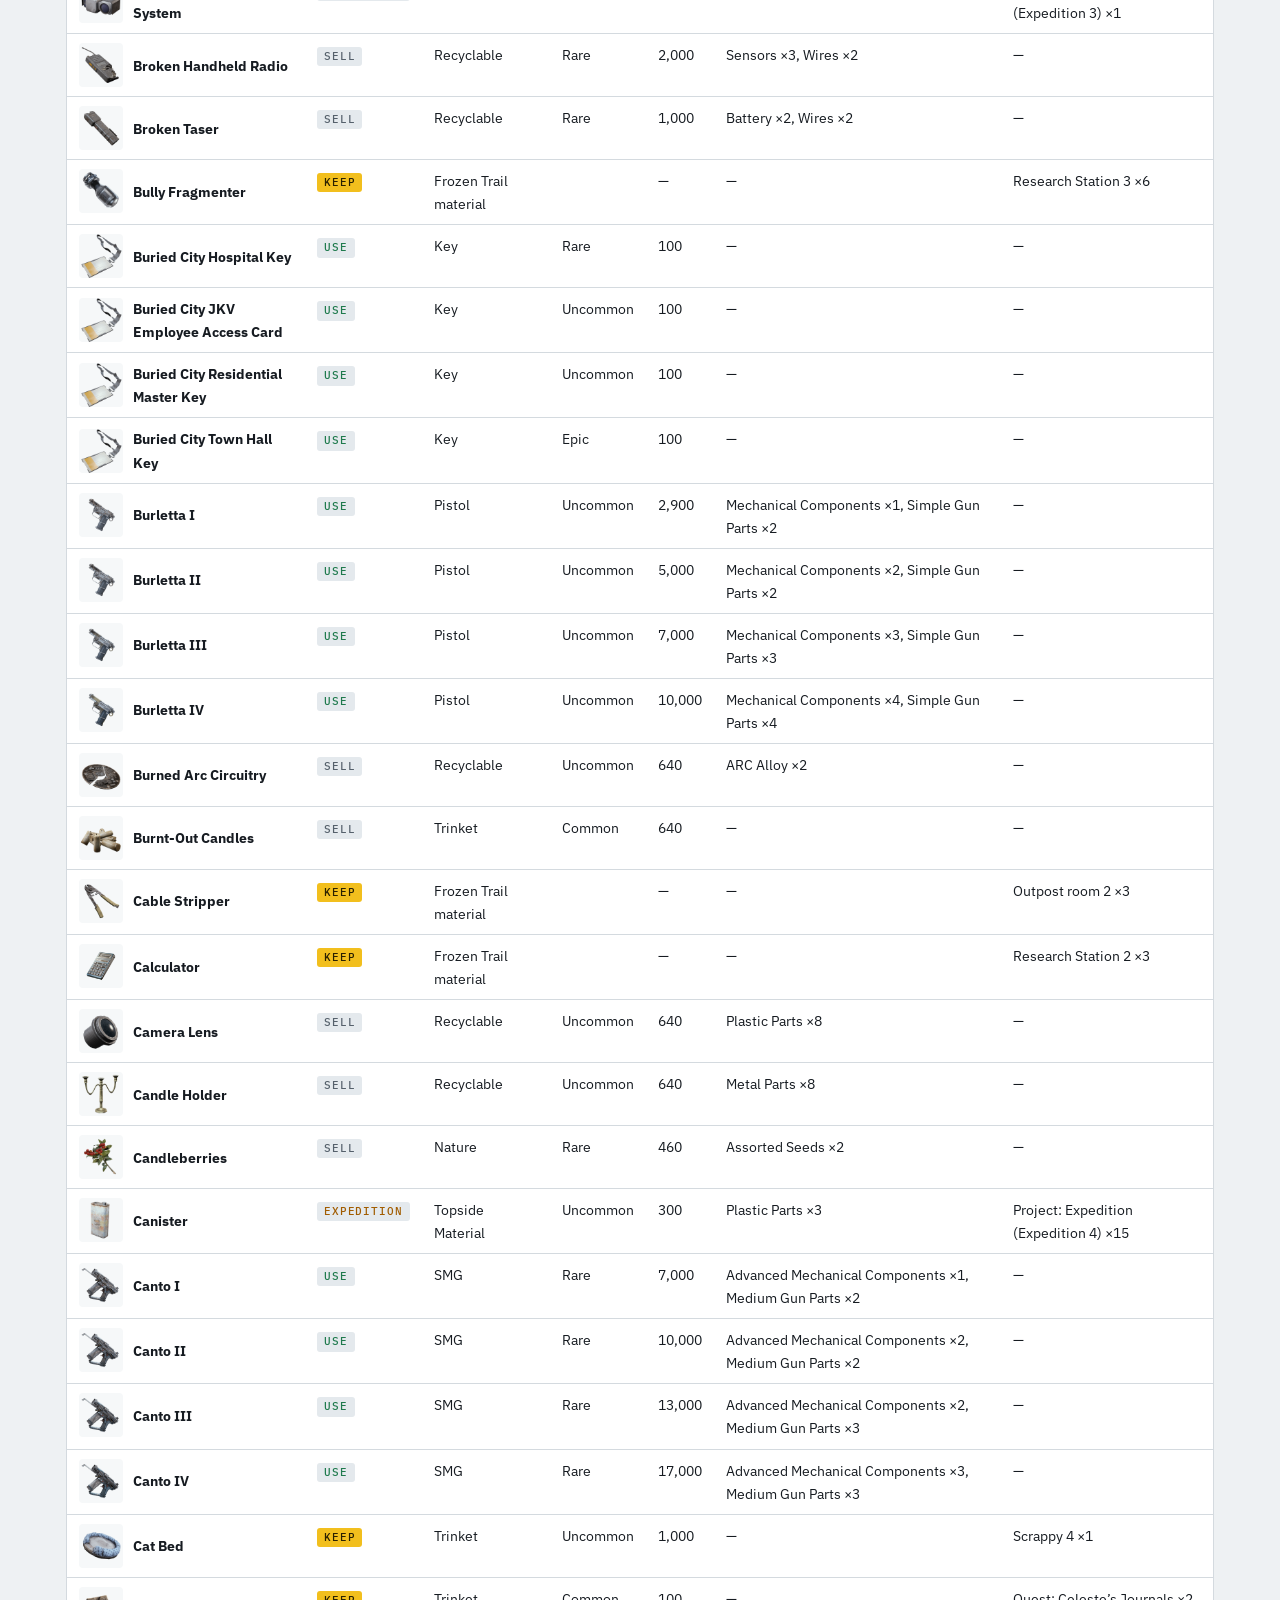
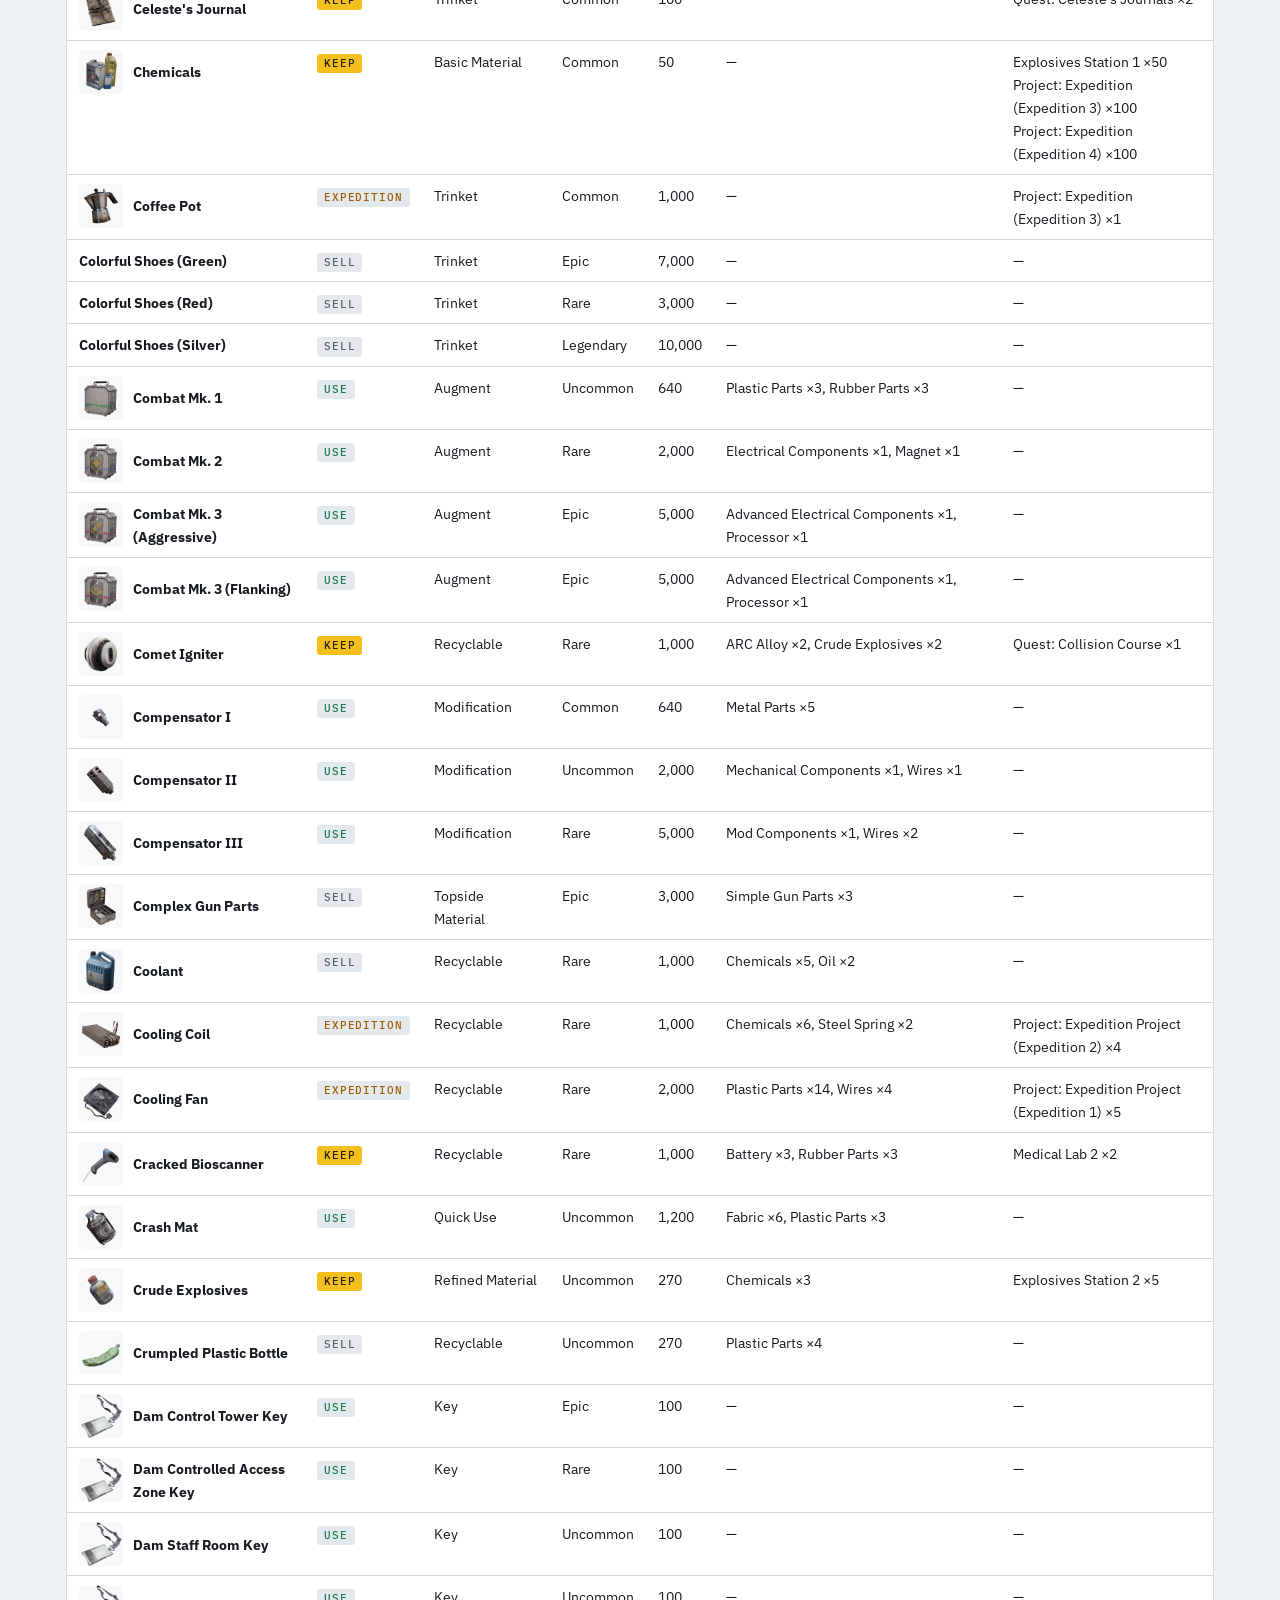
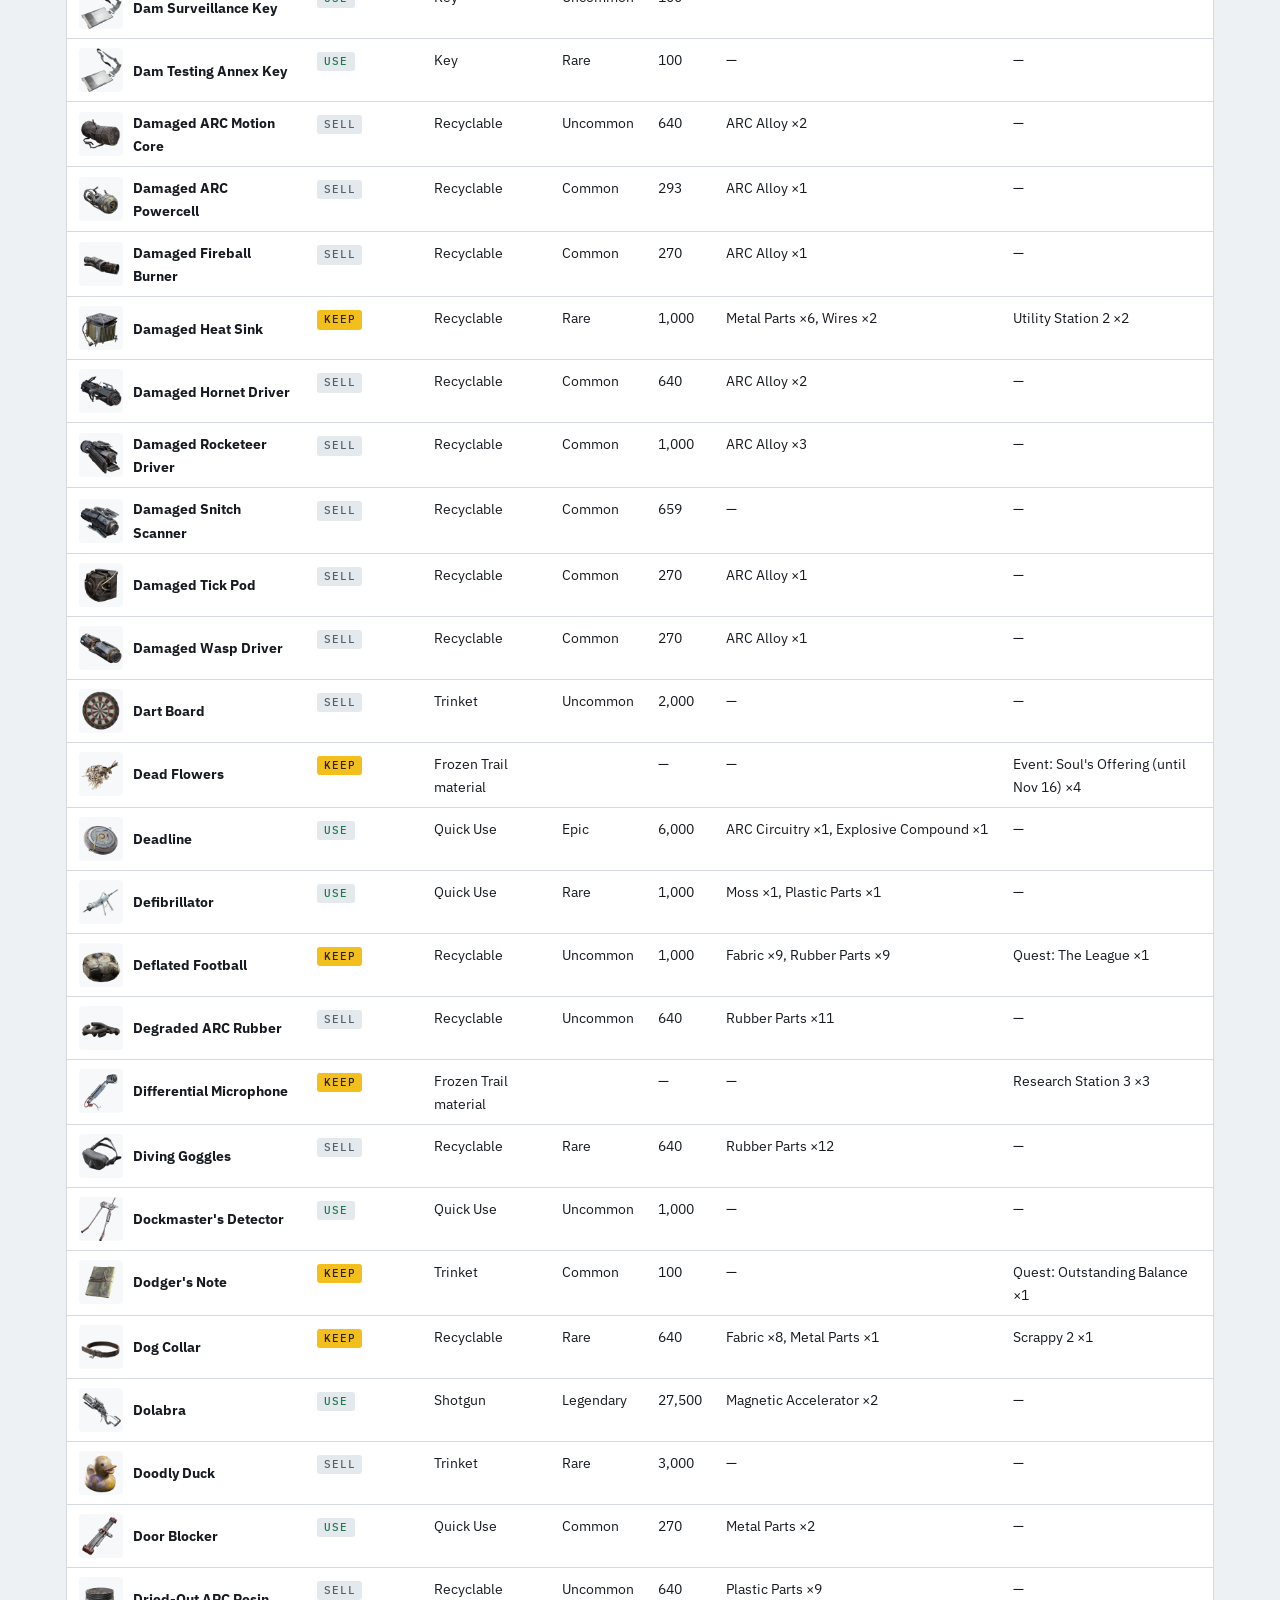
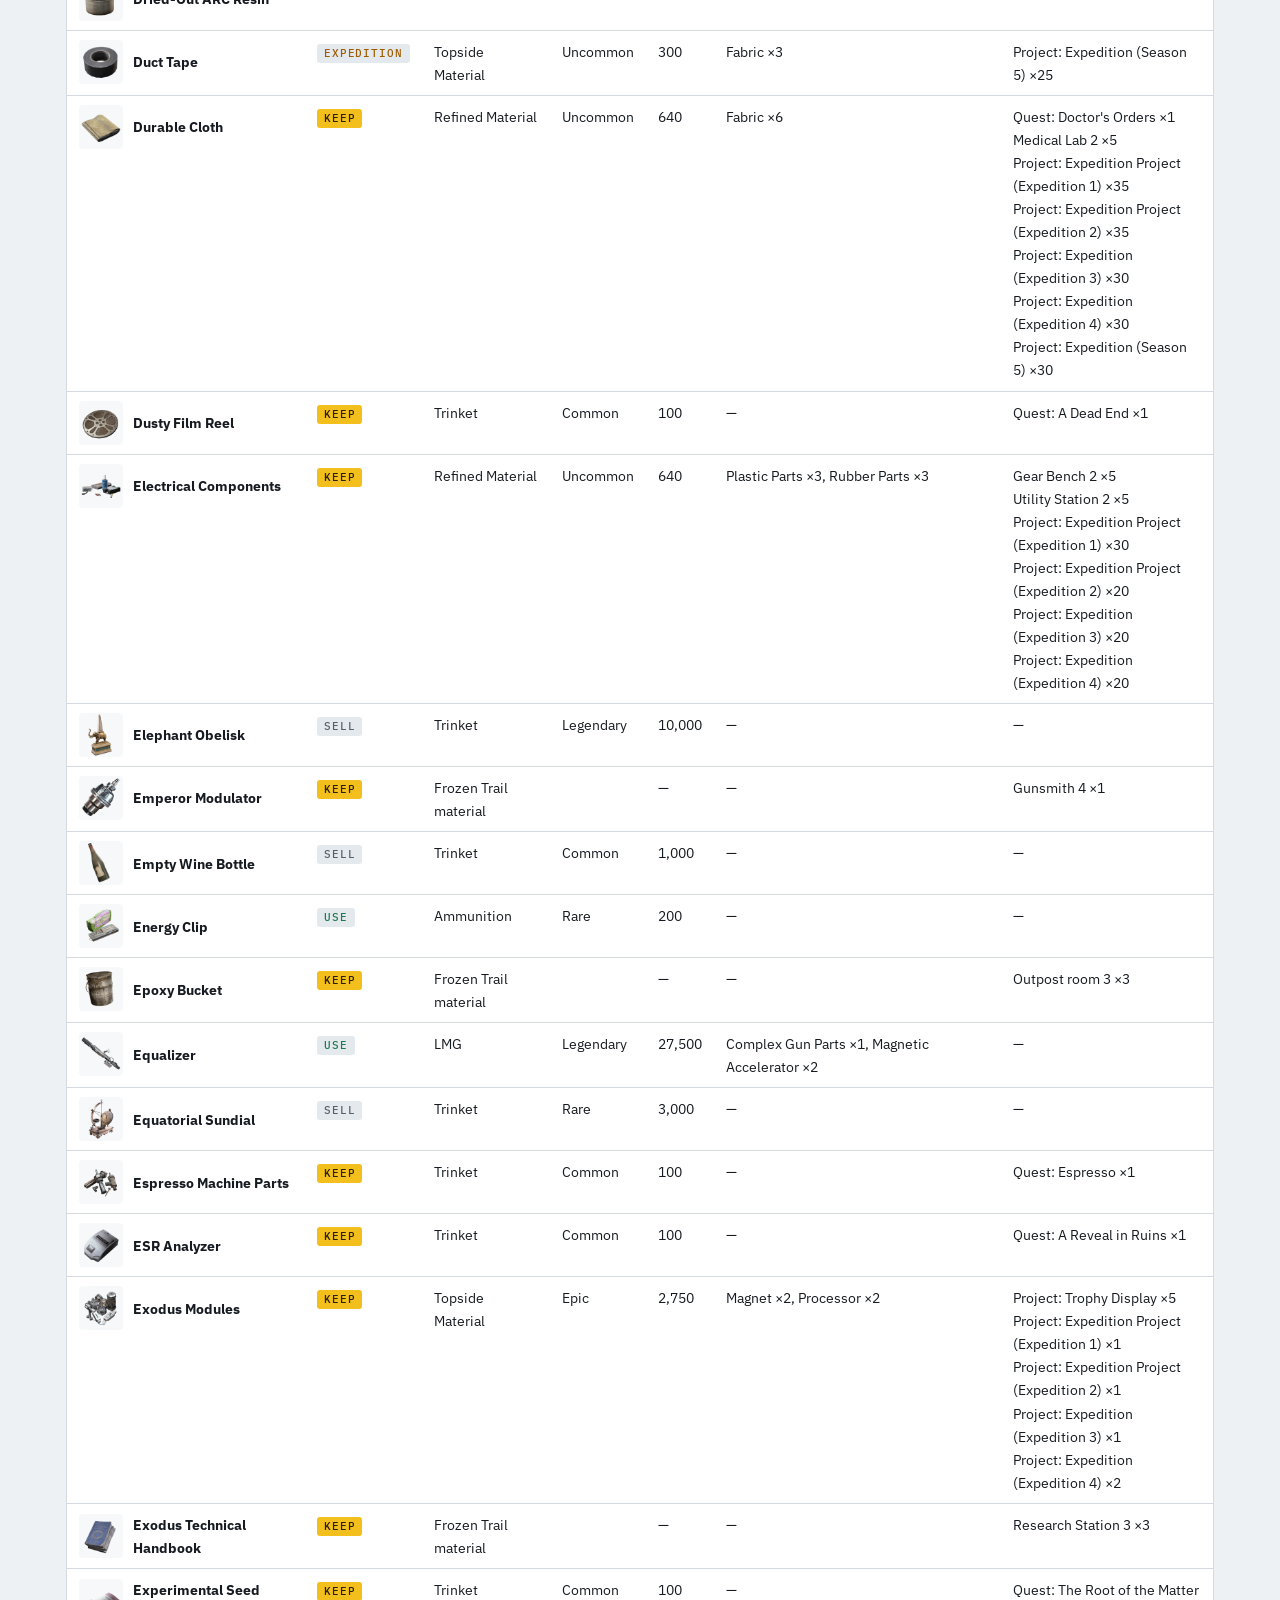
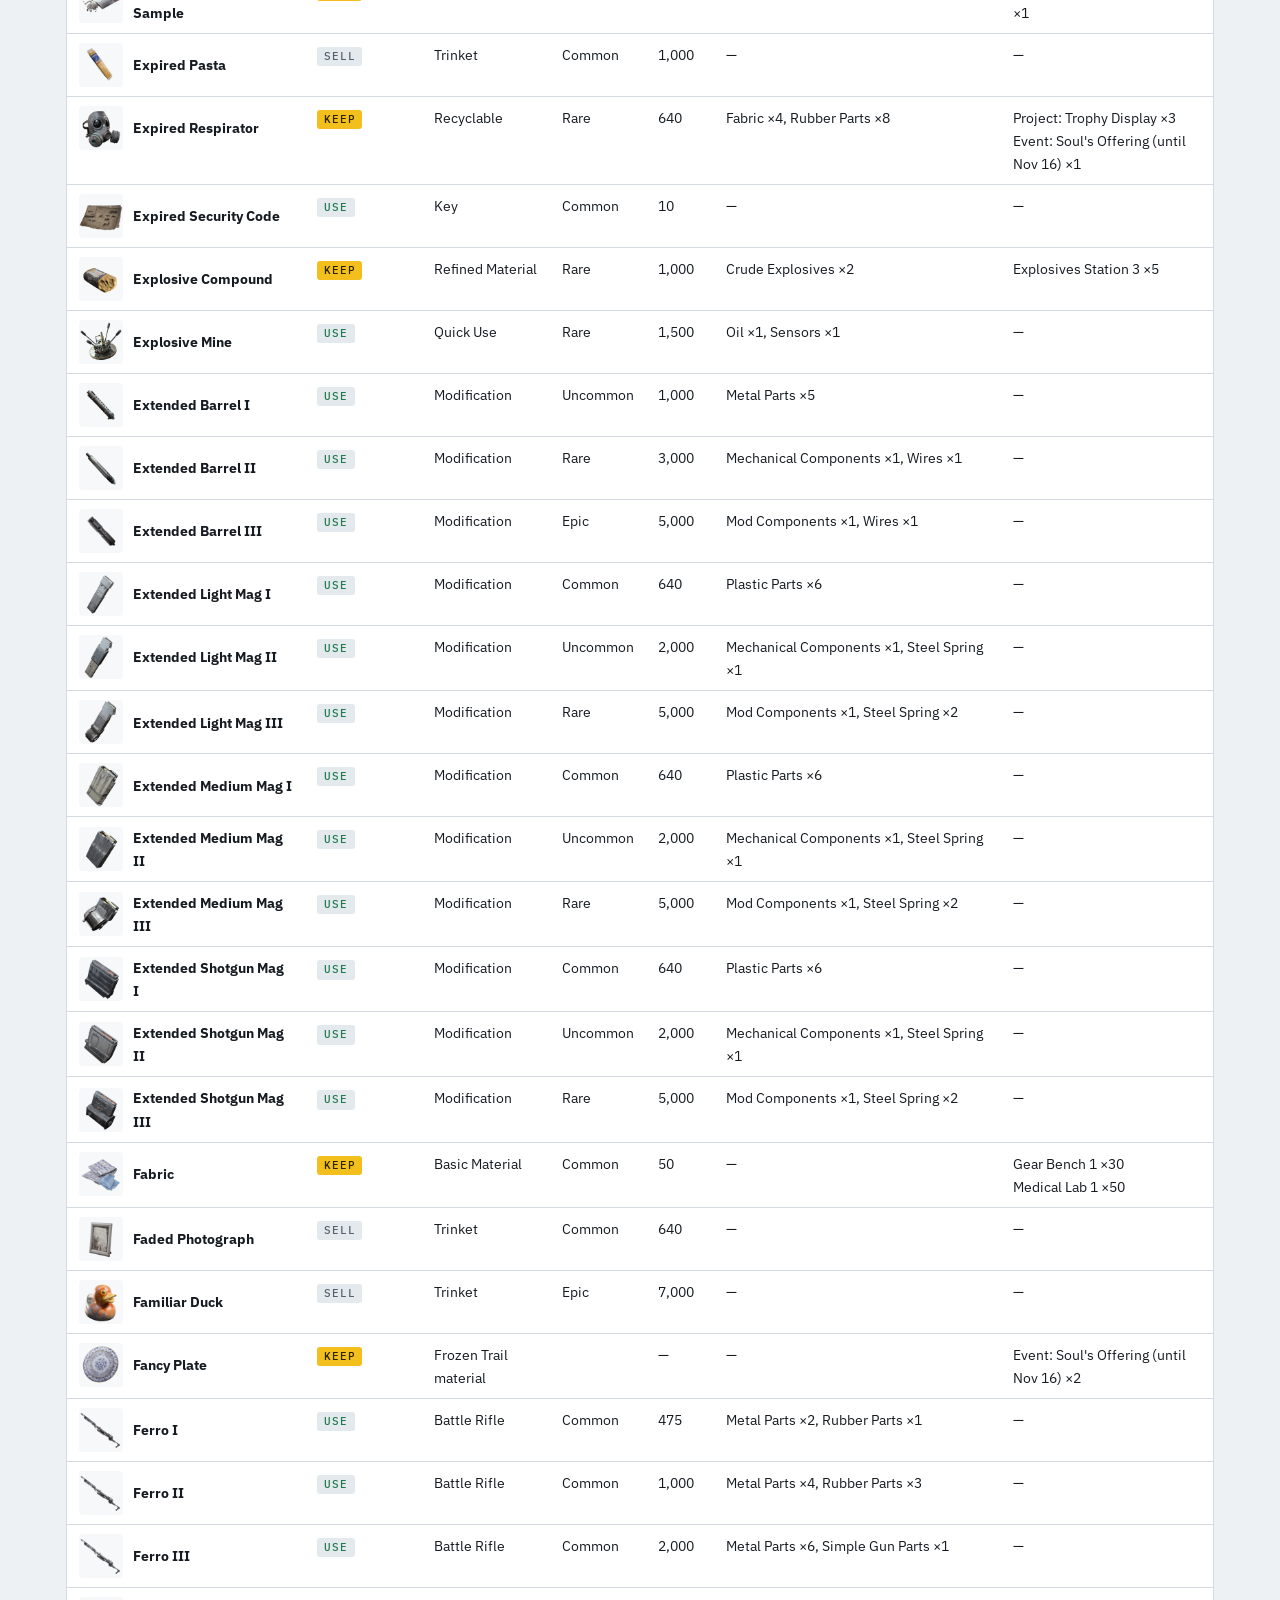
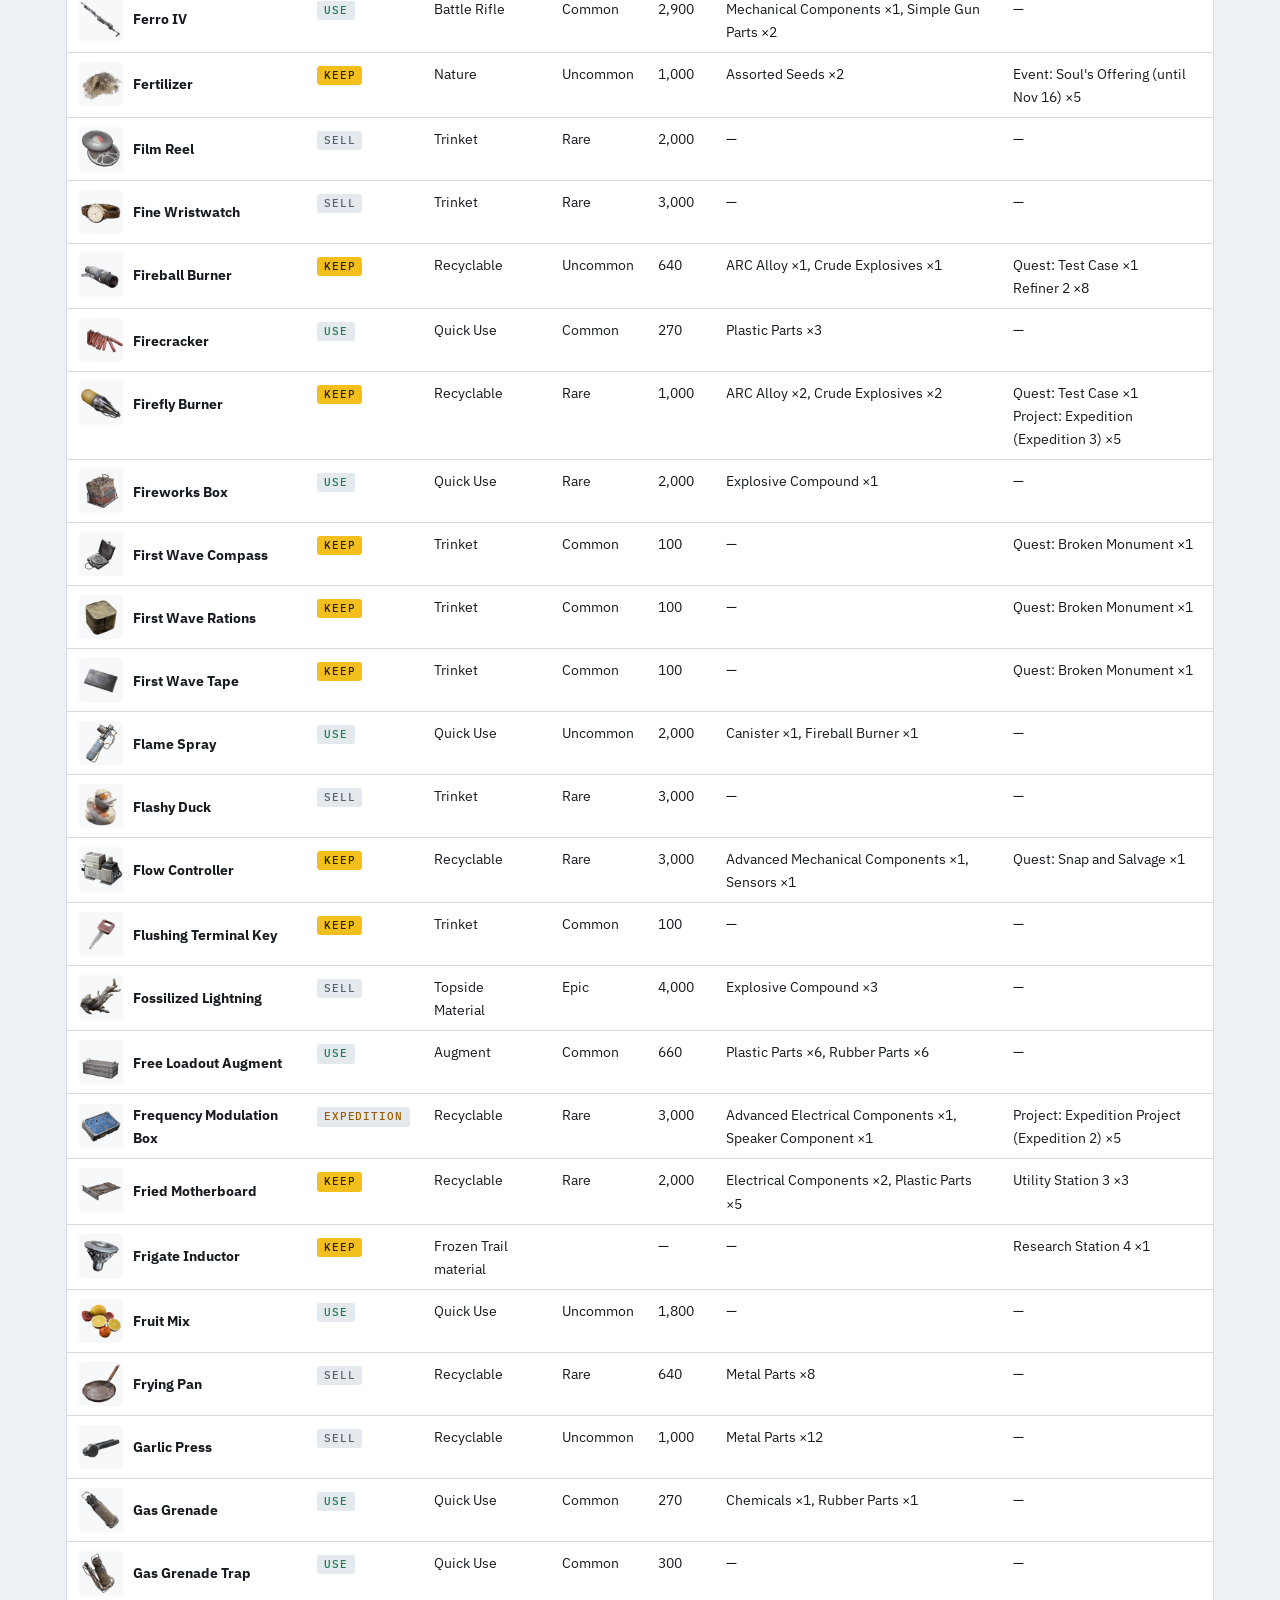
<file: items.html>
<!doctype html>
<html lang="en">
<head>
<meta charset="utf-8">
<meta name="viewport" content="width=device-width,initial-scale=1,viewport-fit=cover">
<title>Items · Raider Field Manual</title>
<meta name="description" content="Keep, sell or recycle: every item, what it is worth and what needs it.">
<link rel="preconnect" href="https://fonts.googleapis.com"><link rel="preconnect" href="https://fonts.gstatic.com" crossorigin>
<link rel="stylesheet" href="https://fonts.googleapis.com/css2?family=Barlow+Condensed:wght@600;700;800&family=IBM+Plex+Mono:wght@500;600&family=IBM+Plex+Sans:wght@400;500;600;700&display=swap">
<link rel="stylesheet" href="assets/style.css?v=559860004d">
</head>
<body>
<script src="data/img.js?v=b1cd2ed07b"></script>
<script src="data/guides.js?v=f0a64df949"></script>
<script src="data/weapons.js?v=3317944b6c"></script>
<script src="data/arc.js?v=3ca9bd2798"></script>
<script src="data/benches.js?v=ad8ee3d70c"></script>
<script src="data/ref/quests.js?v=e69406599d"></script>
<script src="data/ref/items.js?v=fd63e4d2f3"></script>
<script src="assets/app.js?v=6ffe86dbc9"></script>
<main>
<div class="page-head">
  <span class="eyebrow">Keep, sell or recycle</span>
  <h1>Items</h1>
  <p class="lede">Can I sell this? Search any item to see its sell price, what it recycles into, and every quest, bench, project or Outpost upgrade that needs it.</p>
</div>
<section>
  <div class="grid">
    <div class="card"><span class="tag hi">Keep</span><p>Something you'll need needs it: a quest, bench, project or Outpost upgrade. Hold on to the quantity listed.</p></div>
    <div class="card"><span class="tag good">Use</span><p>Gear you equip or craft with: weapons, mods, shields, quick-use items, ammo.</p></div>
    <div class="card"><span class="tag">Sell</span><p>Nothing needs it, so sell for Coins. In this data, recycling never pays more than selling.</p></div>
    <div class="card"><span class="tag warn">Expedition</span><p>Only Expedition projects use it, and Expeditions are paused until early 2027. You can sell it for now.</p></div>
  </div>
  <div class="filters"><input class="box" id="f" type="search" placeholder="Search items…" aria-label="Search items"><select class="box" id="v"><option value="">Any verdict</option><option>Keep</option><option>Use</option><option>Sell</option><option>Expedition</option></select><select class="box" id="ty"></select></div>
  <div class="scroll"><table><thead><tr><th>Item</th><th>Verdict</th><th>Type</th><th>Rarity</th><th>Sells</th><th>Recycles into</th><th>Needed for</th></tr></thead><tbody id="rows"></tbody></table></div>
  <p class="muted" id="count" style="font-size:.85rem"></p>
</section>
<p class="muted" style="font-size:.85rem">Source: RaidTheory arcraiders-data (MIT, data up to Aug 2026). Frozen Trail materials and Soul's Offering needs were added from the ARC Raiders Wiki. Values may have shifted in 2.x patches.</p>
<script>
(() => {
  const { esc, img, pic } = RFM, I = ((window.REF_ITEMS || {}).items || []).slice().sort((a, b) => a.name.localeCompare(b.name));
  const ty = document.getElementById('ty');
  ty.innerHTML = '<option value="">Any type</option>' + [...new Set(I.map(i => i.type))].sort().map(t => `<option>${esc(t)}</option>`).join('');
  const cls = { Keep: 'hi', Use: 'good', Sell: '', Expedition: 'warn' };
  ['f', 'v', 'ty'].forEach(id => document.getElementById(id).addEventListener('input', draw));
  if (location.hash) { const it = I.find(i => i.id === location.hash.slice(1)); if (it) document.getElementById('f').value = it.name; }
  function draw() {
    const f = document.getElementById('f').value.toLowerCase(), v = document.getElementById('v').value, t = ty.value;
    const rows = I.filter(i => (!f || i.name.toLowerCase().includes(f)) && (!v || i.verdict === v) && (!t || i.type === t));
    document.getElementById('rows').innerHTML = rows.slice(0, 400).map(i => `<tr id="${i.id}"><td><span class="with-pic">${pic(img('items', i.id), i.name)}<b>${esc(i.name)}</b></span></td>
      <td><span class="tag ${cls[i.verdict] || ''}">${esc(i.verdict)}</span></td><td>${esc(i.type)}</td><td>${esc(i.rarity || '')}</td>
      <td class="num">${i.value != null ? i.value.toLocaleString() : '—'}</td>
      <td>${i.recycles && Object.keys(i.recycles).length ? Object.entries(i.recycles).map(([n, q]) => `${esc(n)} ×${q}`).join(', ') : '—'}</td>
      <td>${(i.needed || []).map(n => `<div>${esc(n.what)} ×${n.qty}</div>`).join('') || '—'}</td></tr>`).join('');
    document.getElementById('count').textContent = `${rows.length} of ${I.length} items${rows.length > 400 ? ' (showing first 400, so narrow your search)' : ''}`;
  }
  draw();
})();
</script>

</main>
</body>
</html>
</file>
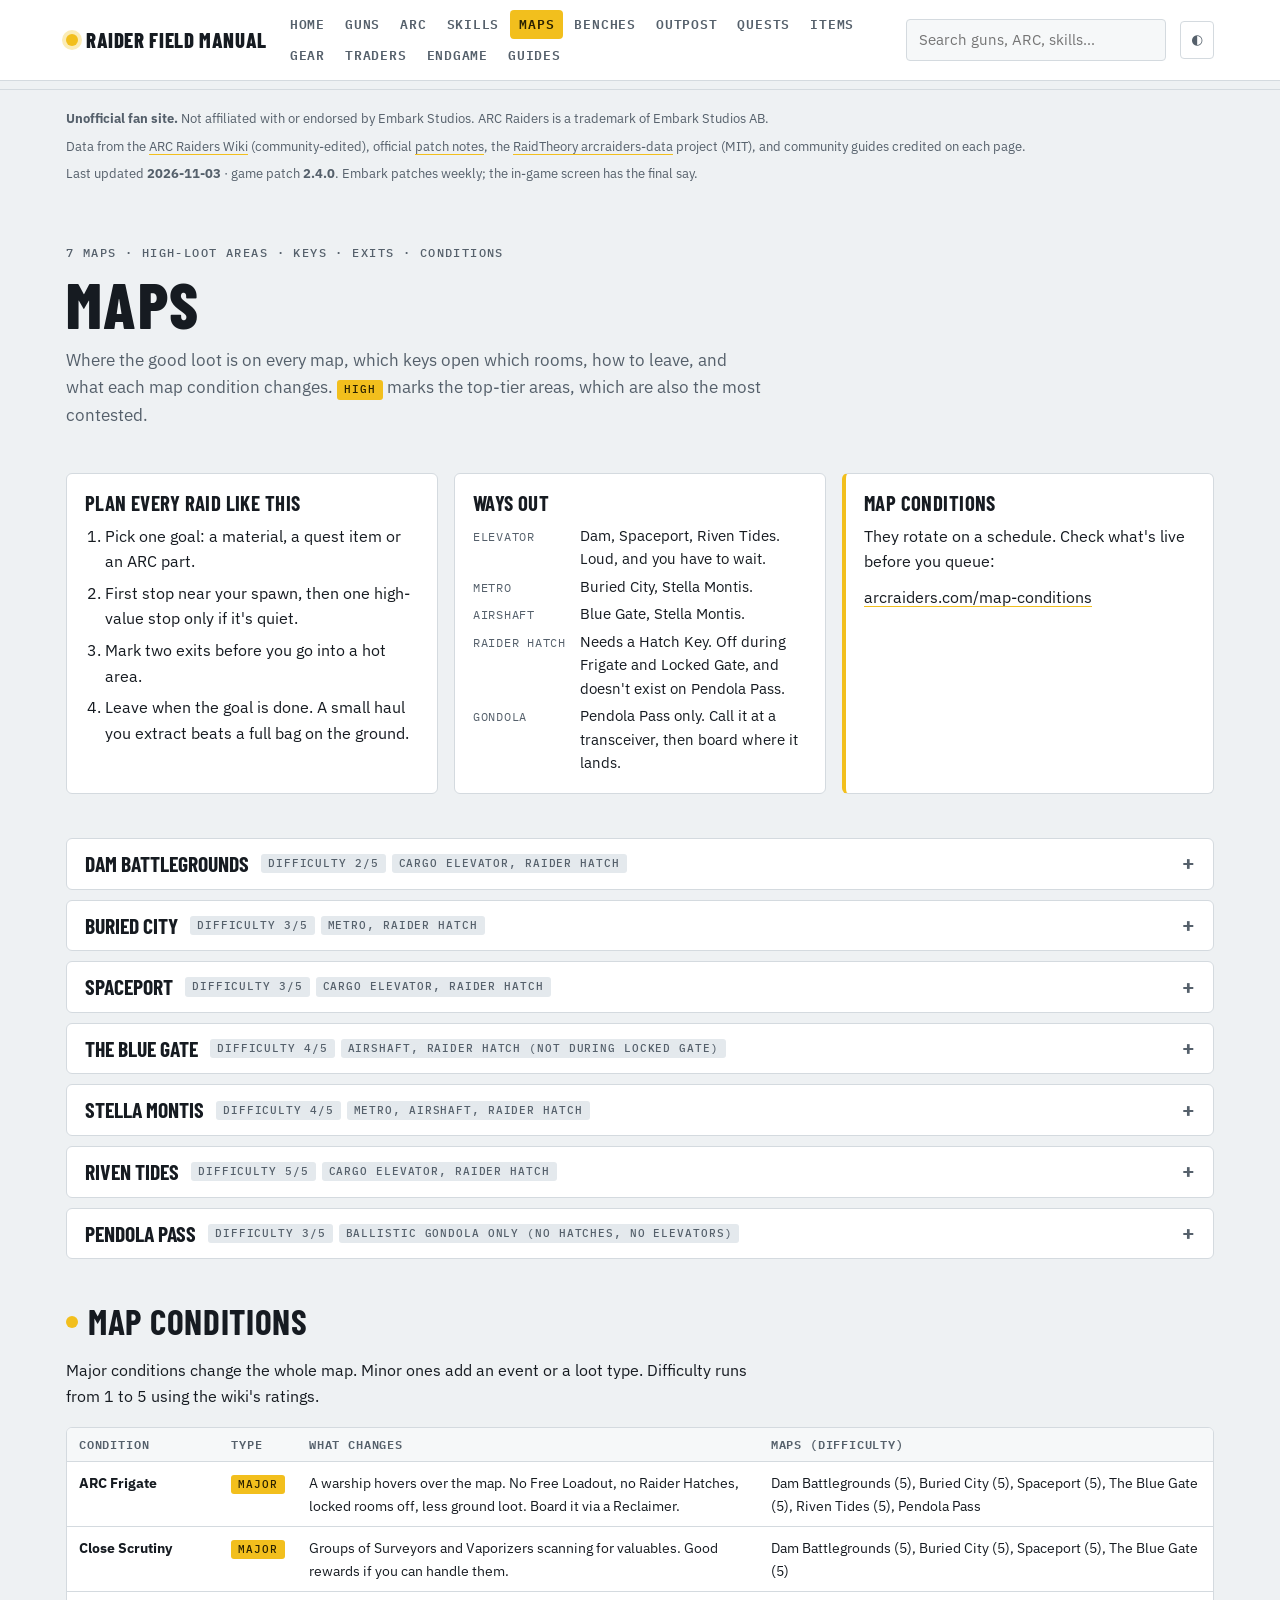
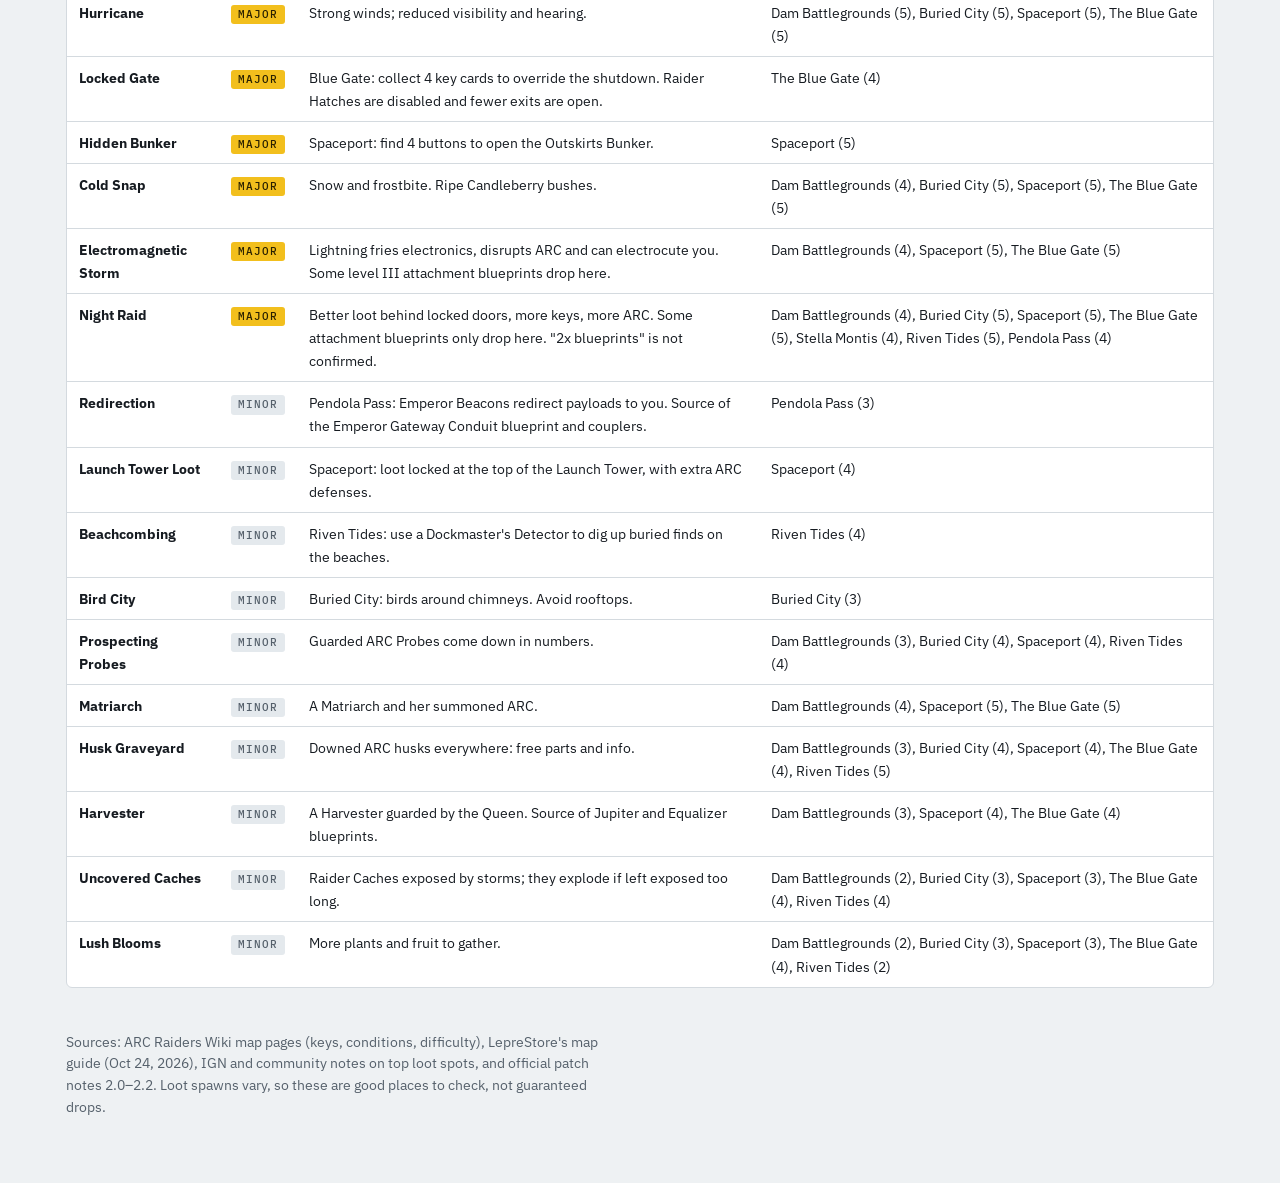
<file: maps.html>
<!doctype html>
<html lang="en">
<head>
<meta charset="utf-8">
<meta name="viewport" content="width=device-width,initial-scale=1,viewport-fit=cover">
<title>Maps · Raider Field Manual</title>
<meta name="description" content="All 7 maps: high-loot areas, keys, extraction and map conditions.">
<link rel="preconnect" href="https://fonts.googleapis.com"><link rel="preconnect" href="https://fonts.gstatic.com" crossorigin>
<link rel="stylesheet" href="https://fonts.googleapis.com/css2?family=Barlow+Condensed:wght@600;700;800&family=IBM+Plex+Mono:wght@500;600&family=IBM+Plex+Sans:wght@400;500;600;700&display=swap">
<link rel="stylesheet" href="assets/style.css?v=559860004d">
</head>
<body>
<script src="data/img.js?v=b1cd2ed07b"></script>
<script src="data/guides.js?v=f0a64df949"></script>
<script src="data/weapons.js?v=3317944b6c"></script>
<script src="data/arc.js?v=3ca9bd2798"></script>
<script src="data/benches.js?v=ad8ee3d70c"></script>
<script src="data/ref/quests.js?v=e69406599d"></script>
<script src="data/ref/items.js?v=fd63e4d2f3"></script>
<script src="data/ref/conditions.js?v=b90c4e4e2e"></script>
<script src="assets/app.js?v=6ffe86dbc9"></script>
<main>
<div class="page-head">
  <span class="eyebrow">7 maps · high-loot areas · keys · exits · conditions</span>
  <h1>Maps</h1>
  <p class="lede">Where the good loot is on every map, which keys open which rooms, how to leave, and what each map condition changes. <span class="tag hi">High</span> marks the top-tier areas, which are also the most contested.</p>
</div>

<section>
  <div class="grid">
    <div class="card"><h3>Plan every raid like this</h3><ol class="clean">
      <li>Pick one goal: a material, a quest item or an ARC part.</li>
      <li>First stop near your spawn, then one high-value stop only if it's quiet.</li>
      <li>Mark two exits before you go into a hot area.</li>
      <li>Leave when the goal is done. A small haul you extract beats a full bag on the ground.</li></ol></div>
    <div class="card"><h3>Ways out</h3>
      <dl class="kv"><dt>Elevator</dt><dd>Dam, Spaceport, Riven Tides. Loud, and you have to wait.</dd><dt>Metro</dt><dd>Buried City, Stella Montis.</dd>
      <dt>Airshaft</dt><dd>Blue Gate, Stella Montis.</dd><dt>Raider Hatch</dt><dd>Needs a Hatch Key. Off during Frigate and Locked Gate, and doesn't exist on Pendola Pass.</dd>
      <dt>Gondola</dt><dd>Pendola Pass only. Call it at a transceiver, then board where it lands.</dd></dl></div>
    <div class="card flag"><h3>Map conditions</h3><p>They rotate on a schedule. Check what's live before you queue:</p>
      <p><a href="https://arcraiders.com/map-conditions">arcraiders.com/map-conditions</a></p></div>
  </div>
</section>

<section><div class="stack" id="maps"></div></section>

<section id="conditions">
  <h2>Map conditions</h2>
  <p>Major conditions change the whole map. Minor ones add an event or a loot type. Difficulty runs from 1 to 5 using the wiki's ratings.</p>
  <div class="scroll"><table><thead><tr><th>Condition</th><th>Type</th><th>What changes</th><th>Maps (difficulty)</th></tr></thead><tbody id="cond"></tbody></table></div>
</section>
<p class="muted" style="font-size:.85rem">Sources: ARC Raiders Wiki map pages (keys, conditions, difficulty), LepreStore's map guide (Oct 24, 2026), IGN and community notes on top loot spots, and official patch notes 2.0–2.2. Loot spawns vary, so these are good places to check, not guaranteed drops.</p>

<script>
(() => {
  const { esc, img } = RFM, M = ARC.maps;
  const MAPIMG = { dam: [['dam', 'Dam Battlegrounds']], buried: [['buried', 'Buried City']], spaceport: [['spaceport', 'Acerra Spaceport']],
    bluegate: [['bluegate', 'The Blue Gate']], stella: [['stella-upper', 'Stella Montis, upper level'], ['stella-lower', 'Stella Montis, lower level']],
    riven: [['riven', 'Riven Tides']], pendola: [['pendola', 'Pendola Pass']] };
  // Pendola Pass has no labeled community map yet, so we only mark what we can see for certain.
  const PENDOLA_MARKS = [[25, 52, 'Fallen Emperor'], [73, 36, 'Observatory (likely)']];
  function mapFig(id) {
    return (MAPIMG[id] || []).map(([k, cap]) => { const src = img('maps', k); if (!src) return '';
      const marks = id === 'pendola' ? PENDOLA_MARKS.map(m => `<span class="mark" style="left:${m[0]}%;top:${m[1]}%">${esc(m[2])}</span>`).join('') : '';
      return `<figure class="map-fig"><a href="${src}" target="_blank" rel="noopener" class="photo" style="position:relative">
        <img src="${src}" alt="${esc(cap)} map" loading="lazy">${marks}</a>
        <figcaption>${esc(cap)}. ${id === 'pendola' ? 'No labeled community map exists yet. For key rooms and loot spots, use an interactive map such as <a href="https://mapgenie.io/arc-raiders/maps/pendola-pass">MapGenie</a>.' : 'Key icons mark the key rooms. <b>Red outlines</b> are the top-tier loot zones and <b>yellow outlines</b> are good loot zones.'}${id === 'pendola' ? ' Map image: ARC Raiders Wiki.' : ' Map by @Cartotect, via the <a href="https://arcraiders.wiki/">ARC Raiders Wiki</a>.'} Tap to open full size.</figcaption></figure>`; }).join('');
  }
  const R = (window.REF_CONDITIONS || {}), diff = R.normalDifficulty || {};
  document.getElementById('maps').innerHTML = M.map(m => `<details class="item" id="${m.id}"><summary><span class="sum-title">${esc(m.name)}</span>
    <span class="tags"><span class="tag">Difficulty ${diff[m.name] ?? '?'}/5</span><span class="tag">${esc(m.exits)}</span></span></summary>
    <div class="body">${mapFig(m.id)}<p><b>Best for:</b> ${esc(m.best)}</p>
      <div class="grid wide" style="align-items:start">
        <div class="scroll"><table><thead><tr><th>Area</th><th>Why go</th><th>Tier</th></tr></thead><tbody>
          ${m.pois.sort((a, b) => (a[2] === 'high' ? 0 : 1) - (b[2] === 'high' ? 0 : 1)).map(p => `<tr><td><b>${esc(p[0])}</b></td><td>${esc(p[1])}</td><td>${p[2] === 'high' ? '<span class="tag hi">High</span>' : '<span class="tag">Mid</span>'}</td></tr>`).join('')}
        </tbody></table></div>
        <div class="stack"><div class="card"><h4>Keys</h4><ul class="clean">${m.keys.map(k => `<li>${esc(k[0])} <span class="tag">${esc(k[1])}</span></li>`).join('')}</ul></div>
          <div class="card"><h4>Tips</h4><ul class="clean">${m.tips.map(t => `<li>${esc(t)}</li>`).join('')}</ul></div></div>
      </div></div></details>`).join('');
  const mine = Object.fromEntries(ARC.conditions.map(c => [c[0].toLowerCase(), c]));
  const list = (R.conditions && R.conditions.length) ? R.conditions : ARC.conditions.map(c => ({ name: c[0], category: c[1].toLowerCase(), description: c[2], maps: [] }));
  document.getElementById('cond').innerHTML = list.sort((a, b) => (a.category > b.category ? 1 : -1)).map(c => {
    const extra = mine[c.name.toLowerCase()];
    const what = extra ? extra[2] : (c.notes || c.description);
    return `<tr><td><b>${esc(c.name)}</b></td><td><span class="tag ${c.category === 'major' ? 'hi' : ''}">${esc(c.category)}</span></td><td>${esc(what)}</td>
      <td>${(c.maps || []).map(x => `${esc(x.map)}${x.difficulty ? ' (' + x.difficulty + ')' : ''}`).join(', ') || '—'}</td></tr>`; }).join('');
})();
</script>

</main>
</body>
</html>
</file>
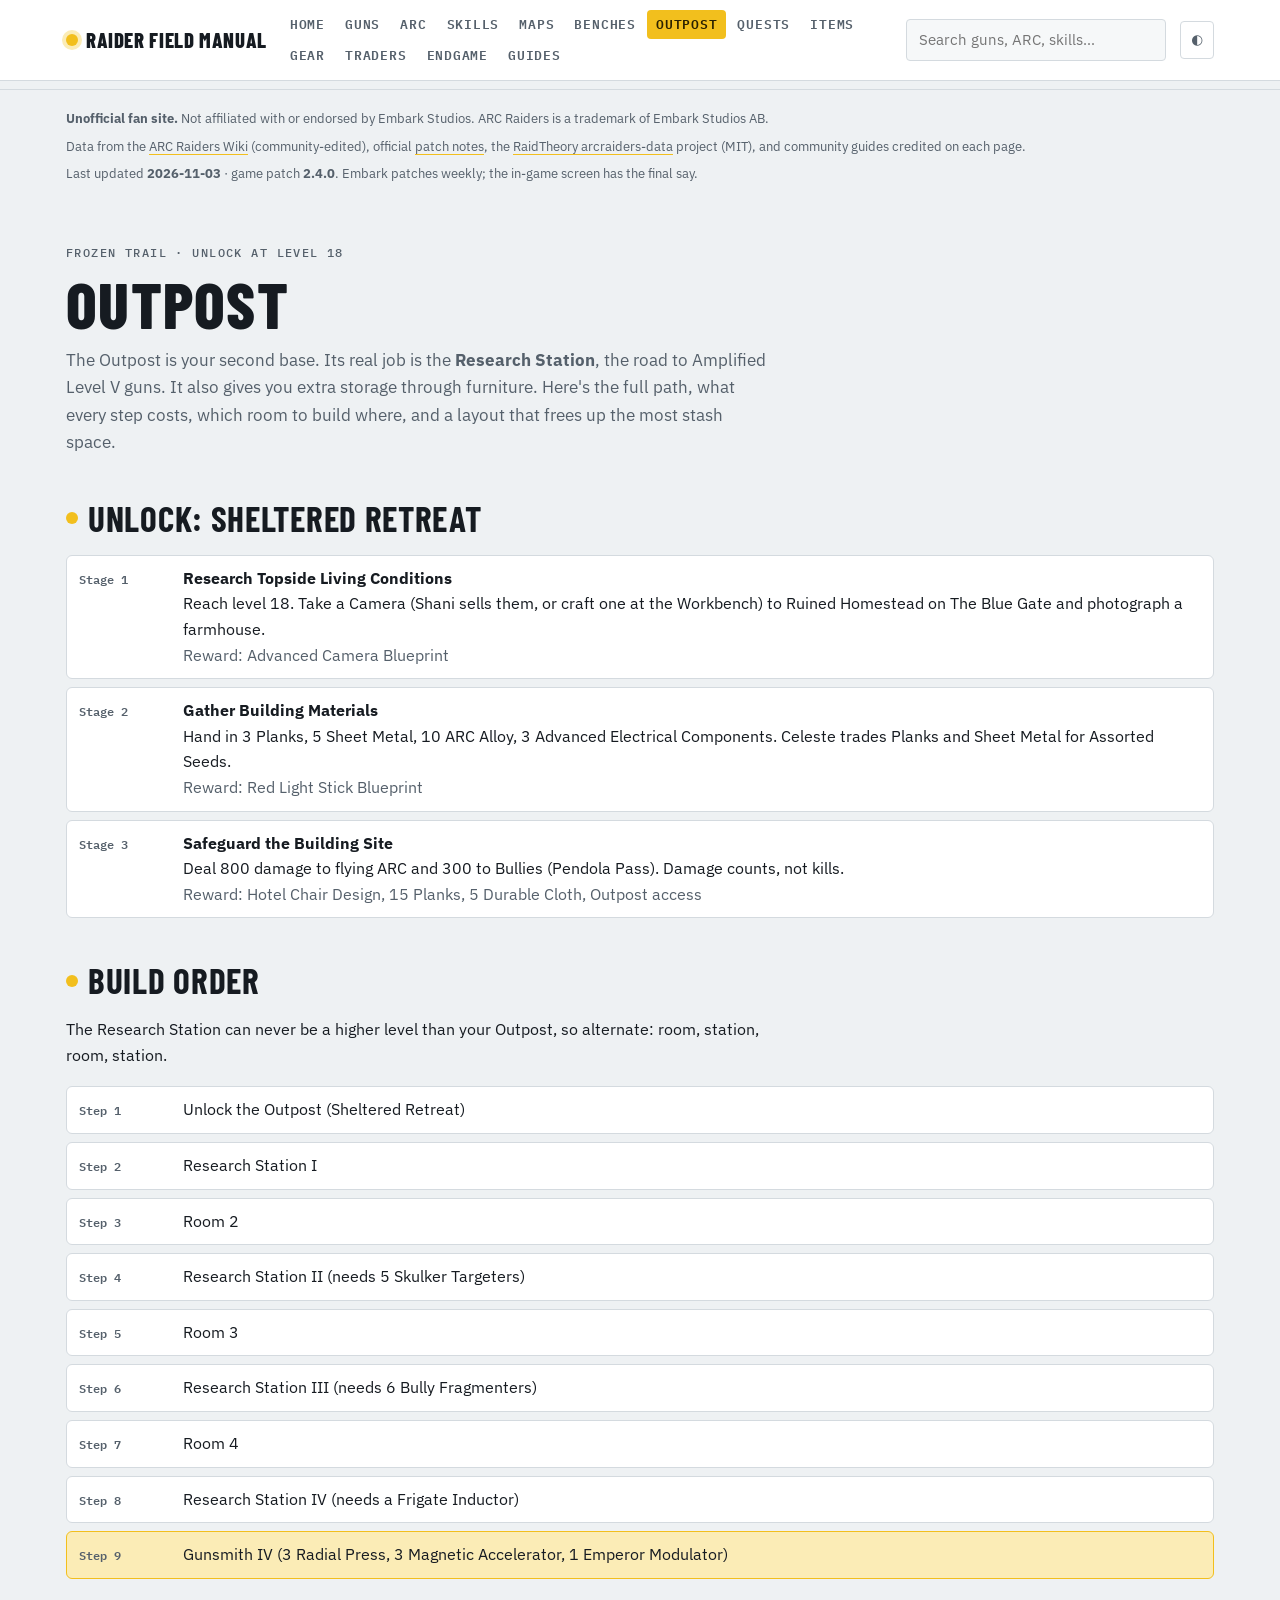
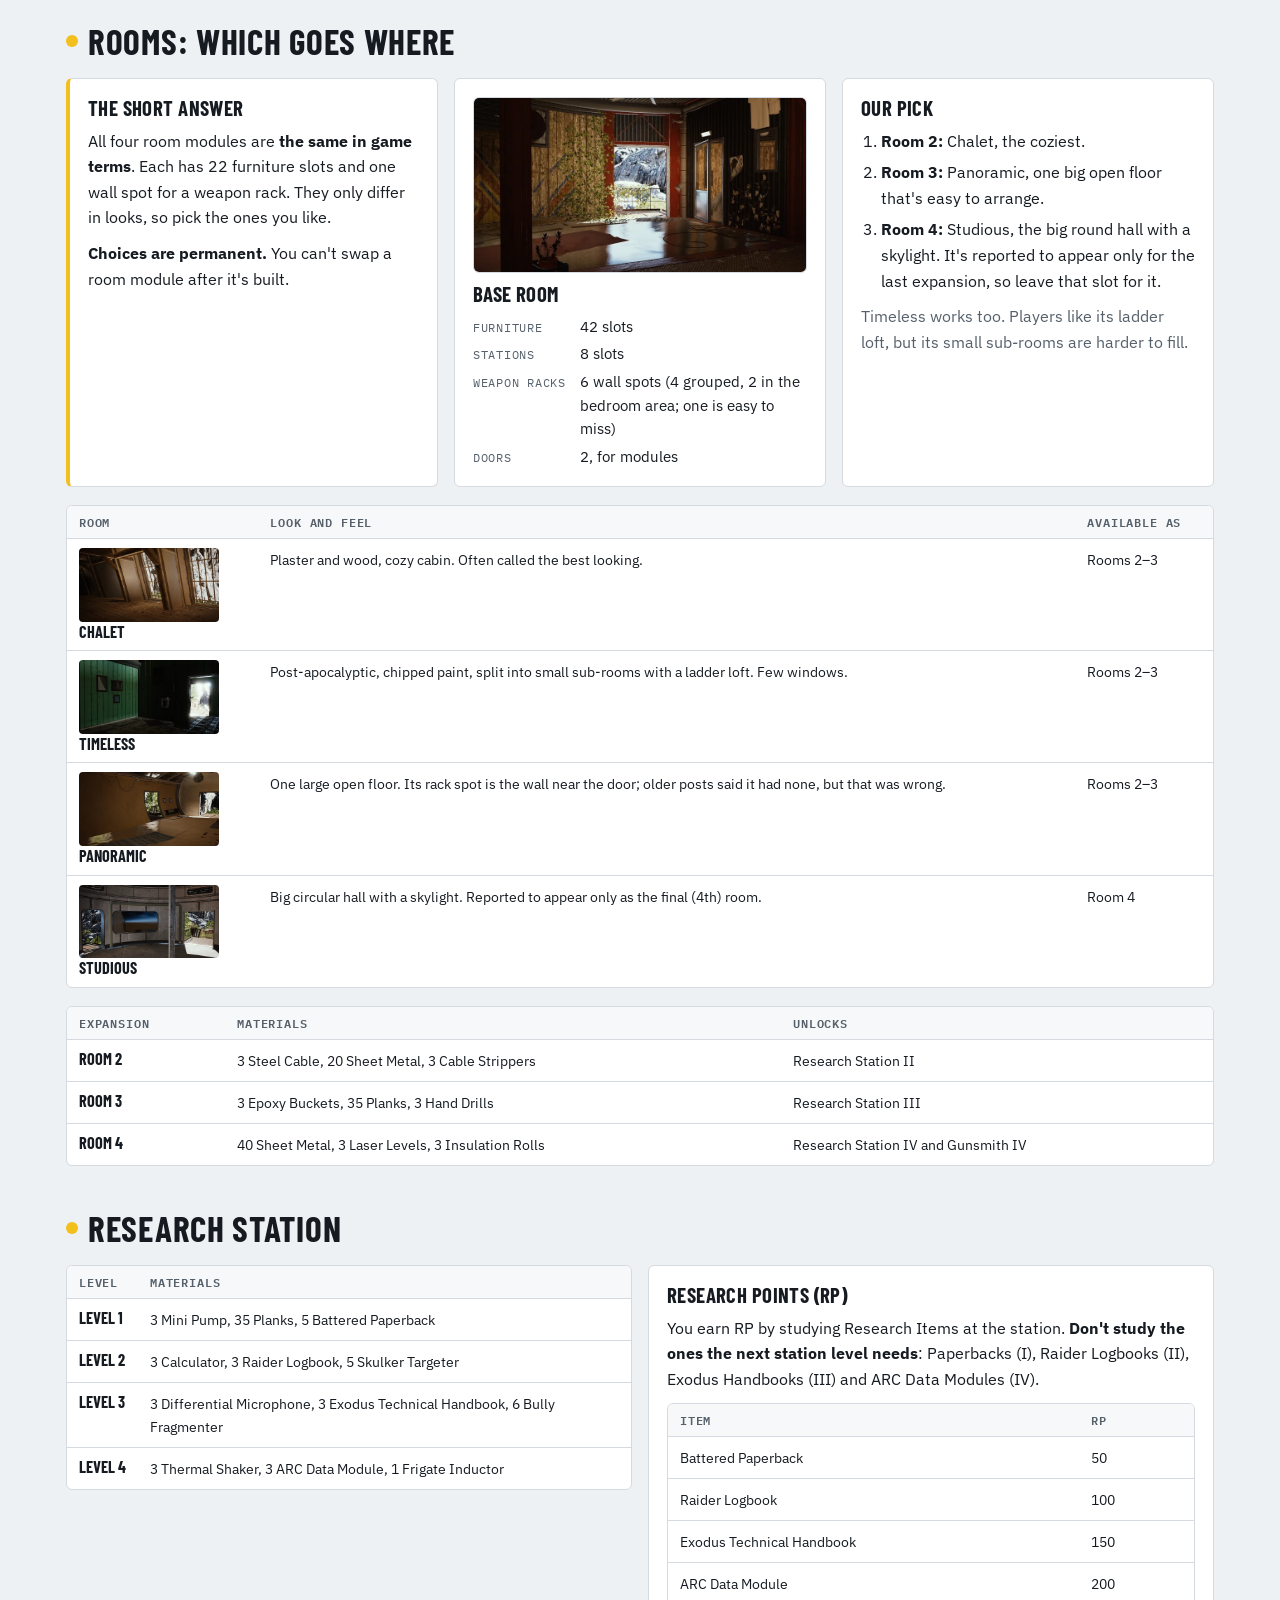
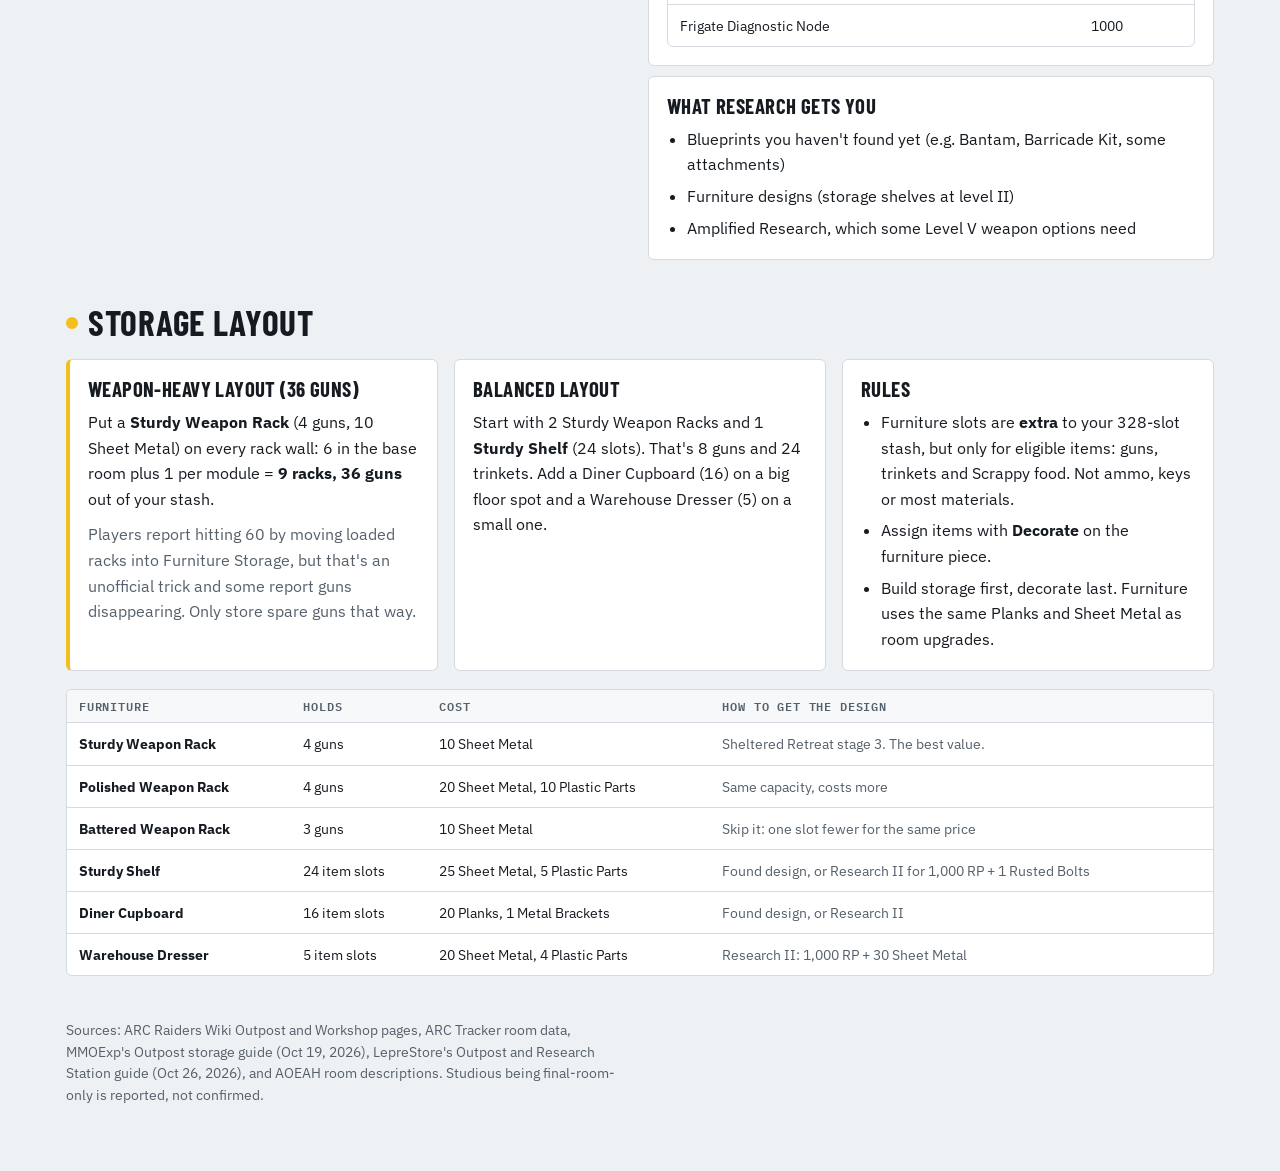
<file: outpost.html>
<!doctype html>
<html lang="en">
<head>
<meta charset="utf-8">
<meta name="viewport" content="width=device-width,initial-scale=1,viewport-fit=cover">
<title>Outpost · Raider Field Manual</title>
<meta name="description" content="Outpost unlock, room upgrades, Research Station, which room goes where and storage layout.">
<link rel="preconnect" href="https://fonts.googleapis.com"><link rel="preconnect" href="https://fonts.gstatic.com" crossorigin>
<link rel="stylesheet" href="https://fonts.googleapis.com/css2?family=Barlow+Condensed:wght@600;700;800&family=IBM+Plex+Mono:wght@500;600&family=IBM+Plex+Sans:wght@400;500;600;700&display=swap">
<link rel="stylesheet" href="assets/style.css?v=559860004d">
</head>
<body>
<script src="data/img.js?v=b1cd2ed07b"></script>
<script src="data/guides.js?v=f0a64df949"></script>
<script src="data/weapons.js?v=3317944b6c"></script>
<script src="data/arc.js?v=3ca9bd2798"></script>
<script src="data/benches.js?v=ad8ee3d70c"></script>
<script src="data/ref/quests.js?v=e69406599d"></script>
<script src="data/ref/items.js?v=fd63e4d2f3"></script>
<script src="assets/app.js?v=6ffe86dbc9"></script>
<main>
<div class="page-head">
  <span class="eyebrow">Frozen Trail · unlock at level 18</span>
  <h1>Outpost</h1>
  <p class="lede">The Outpost is your second base. Its real job is the <b>Research Station</b>, the road to Amplified Level V guns. It also gives you extra storage through furniture. Here's the full path, what every step costs, which room to build where, and a layout that frees up the most stash space.</p>
</div>

<section id="unlock">
  <h2>Unlock: Sheltered Retreat</h2>
  <ol class="steps" id="unlock-list"></ol>
</section>

<section id="order">
  <h2>Build order</h2>
  <p>The Research Station can never be a higher level than your Outpost, so alternate: room, station, room, station.</p>
  <ol class="steps" id="order-list"></ol>
</section>

<section id="rooms">
  <h2>Rooms: which goes where</h2>
  <div class="grid">
    <div class="card flag"><h3>The short answer</h3>
      <p>All four room modules are <b>the same in game terms</b>. Each has 22 furniture slots and one wall spot for a weapon rack. They only differ in looks, so pick the ones you like.</p>
      <p><b>Choices are permanent.</b> You can't swap a room module after it's built.</p></div>
    <div class="card"><img class="portrait" style="max-width:100%" src="img/rooms/base.jpg" alt="Outpost base room" loading="lazy"><h3>Base room</h3><dl class="kv"><dt>Furniture</dt><dd>42 slots</dd><dt>Stations</dt><dd>8 slots</dd><dt>Weapon racks</dt><dd>6 wall spots (4 grouped, 2 in the bedroom area; one is easy to miss)</dd><dt>Doors</dt><dd>2, for modules</dd></dl></div>
    <div class="card"><h3>Our pick</h3><ol class="clean">
      <li><b>Room 2:</b> Chalet, the coziest.</li><li><b>Room 3:</b> Panoramic, one big open floor that's easy to arrange.</li>
      <li><b>Room 4:</b> Studious, the big round hall with a skylight. It's reported to appear only for the last expansion, so leave that slot for it.</li></ol>
      <p class="muted">Timeless works too. Players like its ladder loft, but its small sub-rooms are harder to fill.</p></div>
  </div>
  <div class="scroll"><table><thead><tr><th>Room</th><th>Look and feel</th><th>Available as</th></tr></thead><tbody id="mods"></tbody></table></div>
  <div class="scroll"><table><thead><tr><th>Expansion</th><th>Materials</th><th>Unlocks</th></tr></thead><tbody id="roomcost"></tbody></table></div>
</section>

<section id="research">
  <h2>Research Station</h2>
  <div class="grid wide" style="align-items:start">
    <div class="scroll"><table><thead><tr><th>Level</th><th>Materials</th></tr></thead><tbody id="rs"></tbody></table></div>
    <div class="stack">
      <div class="card"><h3>Research Points (RP)</h3><p>You earn RP by studying Research Items at the station. <b>Don't study the ones the next station level needs</b>: Paperbacks (I), Raider Logbooks (II), Exodus Handbooks (III) and ARC Data Modules (IV).</p>
        <div class="scroll"><table><thead><tr><th>Item</th><th>RP</th></tr></thead><tbody id="rp"></tbody></table></div></div>
      <div class="card"><h3>What research gets you</h3><ul class="clean"><li>Blueprints you haven't found yet (e.g. Bantam, Barricade Kit, some attachments)</li><li>Furniture designs (storage shelves at level II)</li><li>Amplified Research, which some Level V weapon options need</li></ul></div>
    </div>
  </div>
</section>

<section id="storage">
  <h2>Storage layout</h2>
  <div class="grid">
    <div class="card flag"><h3>Weapon-heavy layout (36 guns)</h3><p>Put a <b>Sturdy Weapon Rack</b> (4 guns, 10 Sheet Metal) on every rack wall: 6 in the base room plus 1 per module = <b>9 racks, 36 guns</b> out of your stash.</p>
      <p class="muted">Players report hitting 60 by moving loaded racks into Furniture Storage, but that's an unofficial trick and some report guns disappearing. Only store spare guns that way.</p></div>
    <div class="card"><h3>Balanced layout</h3><p>Start with 2 Sturdy Weapon Racks and 1 <b>Sturdy Shelf</b> (24 slots). That's 8 guns and 24 trinkets. Add a Diner Cupboard (16) on a big floor spot and a Warehouse Dresser (5) on a small one.</p></div>
    <div class="card"><h3>Rules</h3><ul class="clean"><li>Furniture slots are <b>extra</b> to your 328-slot stash, but only for eligible items: guns, trinkets and Scrappy food. Not ammo, keys or most materials.</li>
      <li>Assign items with <b>Decorate</b> on the furniture piece.</li><li>Build storage first, decorate last. Furniture uses the same Planks and Sheet Metal as room upgrades.</li></ul></div>
  </div>
  <div class="scroll"><table><thead><tr><th>Furniture</th><th>Holds</th><th>Cost</th><th>How to get the design</th></tr></thead><tbody id="store"></tbody></table></div>
</section>
<p class="muted" style="font-size:.85rem">Sources: ARC Raiders Wiki Outpost and Workshop pages, ARC Tracker room data, MMOExp's Outpost storage guide (Oct 19, 2026), LepreStore's Outpost and Research Station guide (Oct 26, 2026), and AOEAH room descriptions. Studious being final-room-only is reported, not confirmed.</p>

<script>
(() => {
  const { esc, img, pic } = RFM, O = ARC.outpost;
  document.getElementById('unlock-list').innerHTML = O.unlock.map((u, i) => `<li><span class="pts">Stage ${i + 1}</span><span><b>${esc(u[0])}</b><br>${esc(u[1])}<br><span class="muted">Reward: ${esc(u[2])}</span></span></li>`).join('');
  document.getElementById('order-list').innerHTML = O.order.map((s, i) => `<li class="${i === O.order.length - 1 ? 'cap' : ''}"><span class="pts">Step ${i + 1}</span><span>${esc(s)}</span></li>`).join('');
  document.getElementById('mods').innerHTML = O.modules.map(m => `<tr><td class="name">${pic(img('rooms', m[0].toLowerCase()), m[0] + ' room', 'room-pic')}${esc(m[0])}</td><td>${esc(m[1])}</td><td>${esc(m[2])}</td></tr>`).join('');
  document.getElementById('roomcost').innerHTML = O.rooms.map(r => `<tr><td class="name">Room ${r[0]}</td><td>${esc(r[1])}</td><td>${esc(r[2])}</td></tr>`).join('');
  document.getElementById('rs').innerHTML = (ARC.benches['Research Station'] || []).map(l => `<tr><td class="name">Level ${l.level}</td><td>${esc(l.requires.join(', '))}</td></tr>`).join('');
  document.getElementById('rp').innerHTML = O.rp.map(r => `<tr><td>${esc(r[0])}</td><td class="num">${r[1]}</td></tr>`).join('');
  document.getElementById('store').innerHTML = O.storage.map(s => `<tr><td><b>${esc(s[0])}</b></td><td>${esc(s[1])}</td><td>${esc(s[2])}</td><td class="muted">${esc(s[3])}</td></tr>`).join('');
})();
</script>

</main>
</body>
</html>
</file>
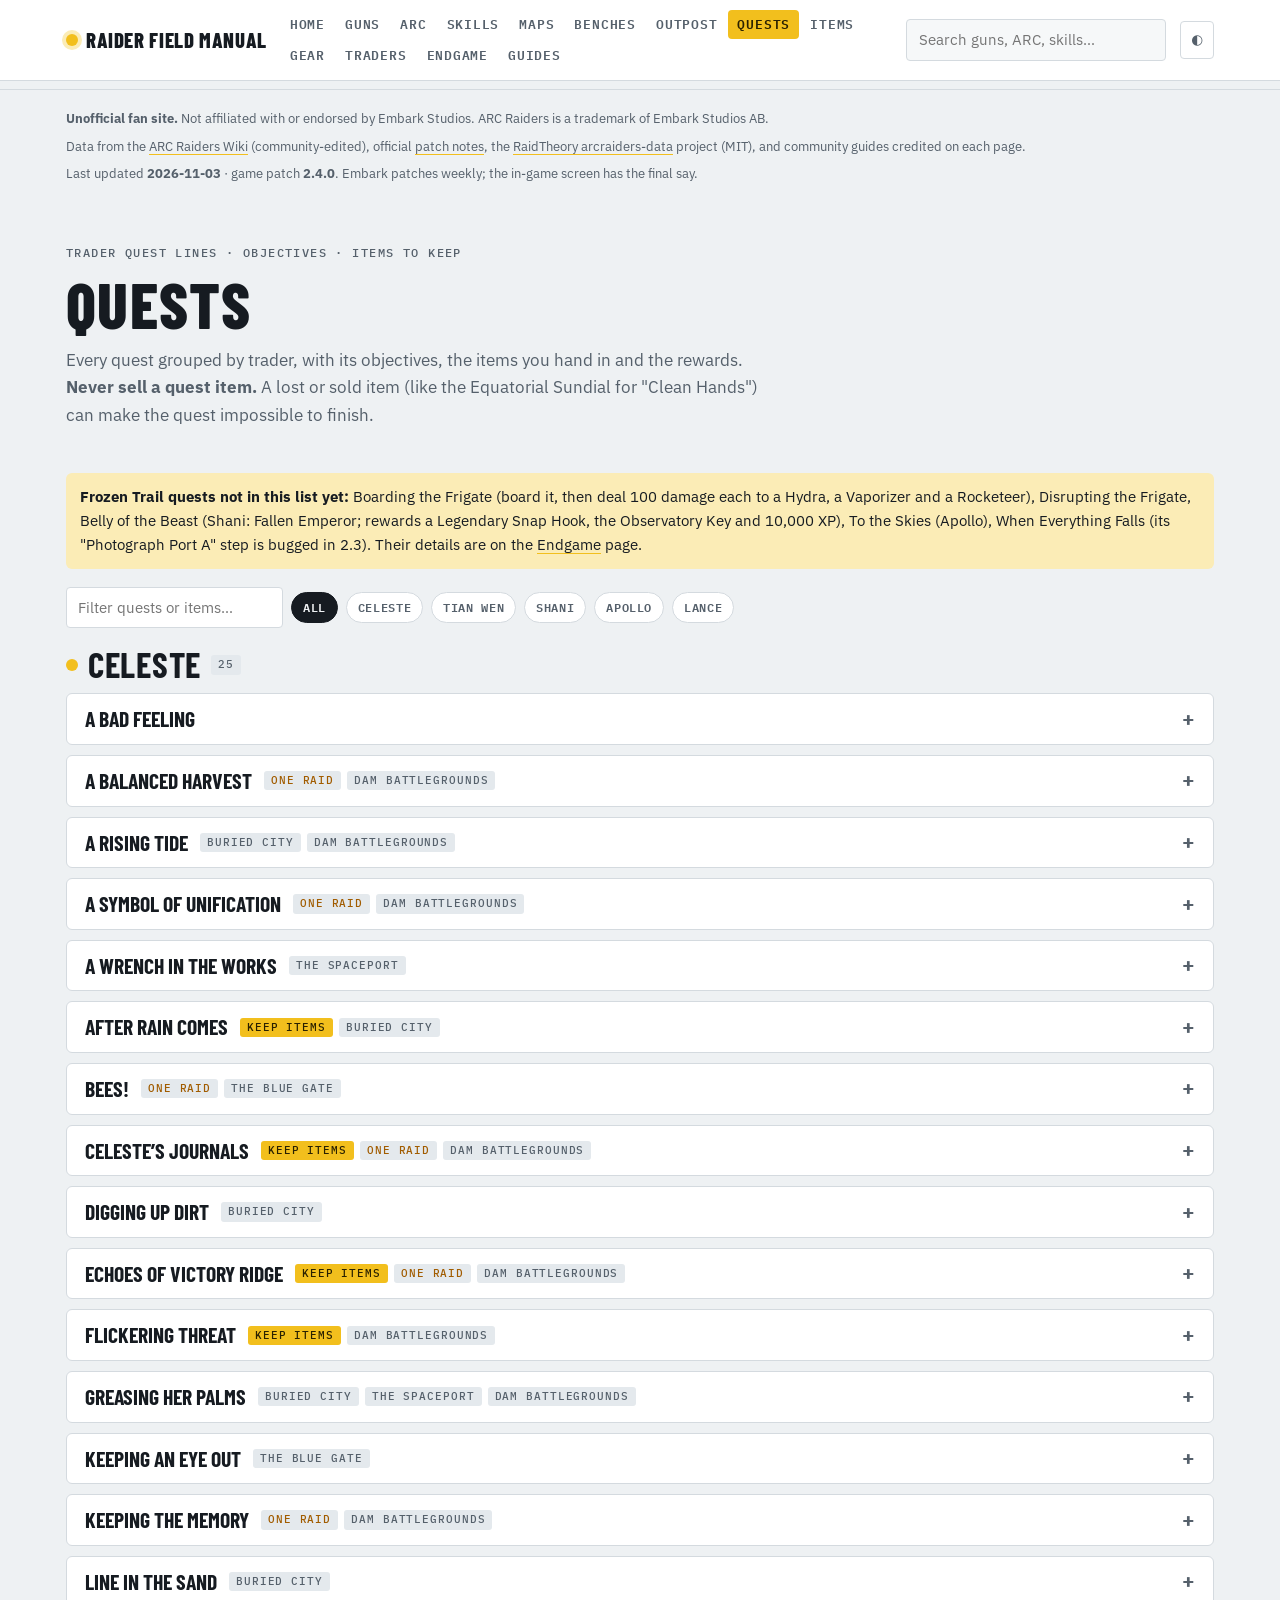
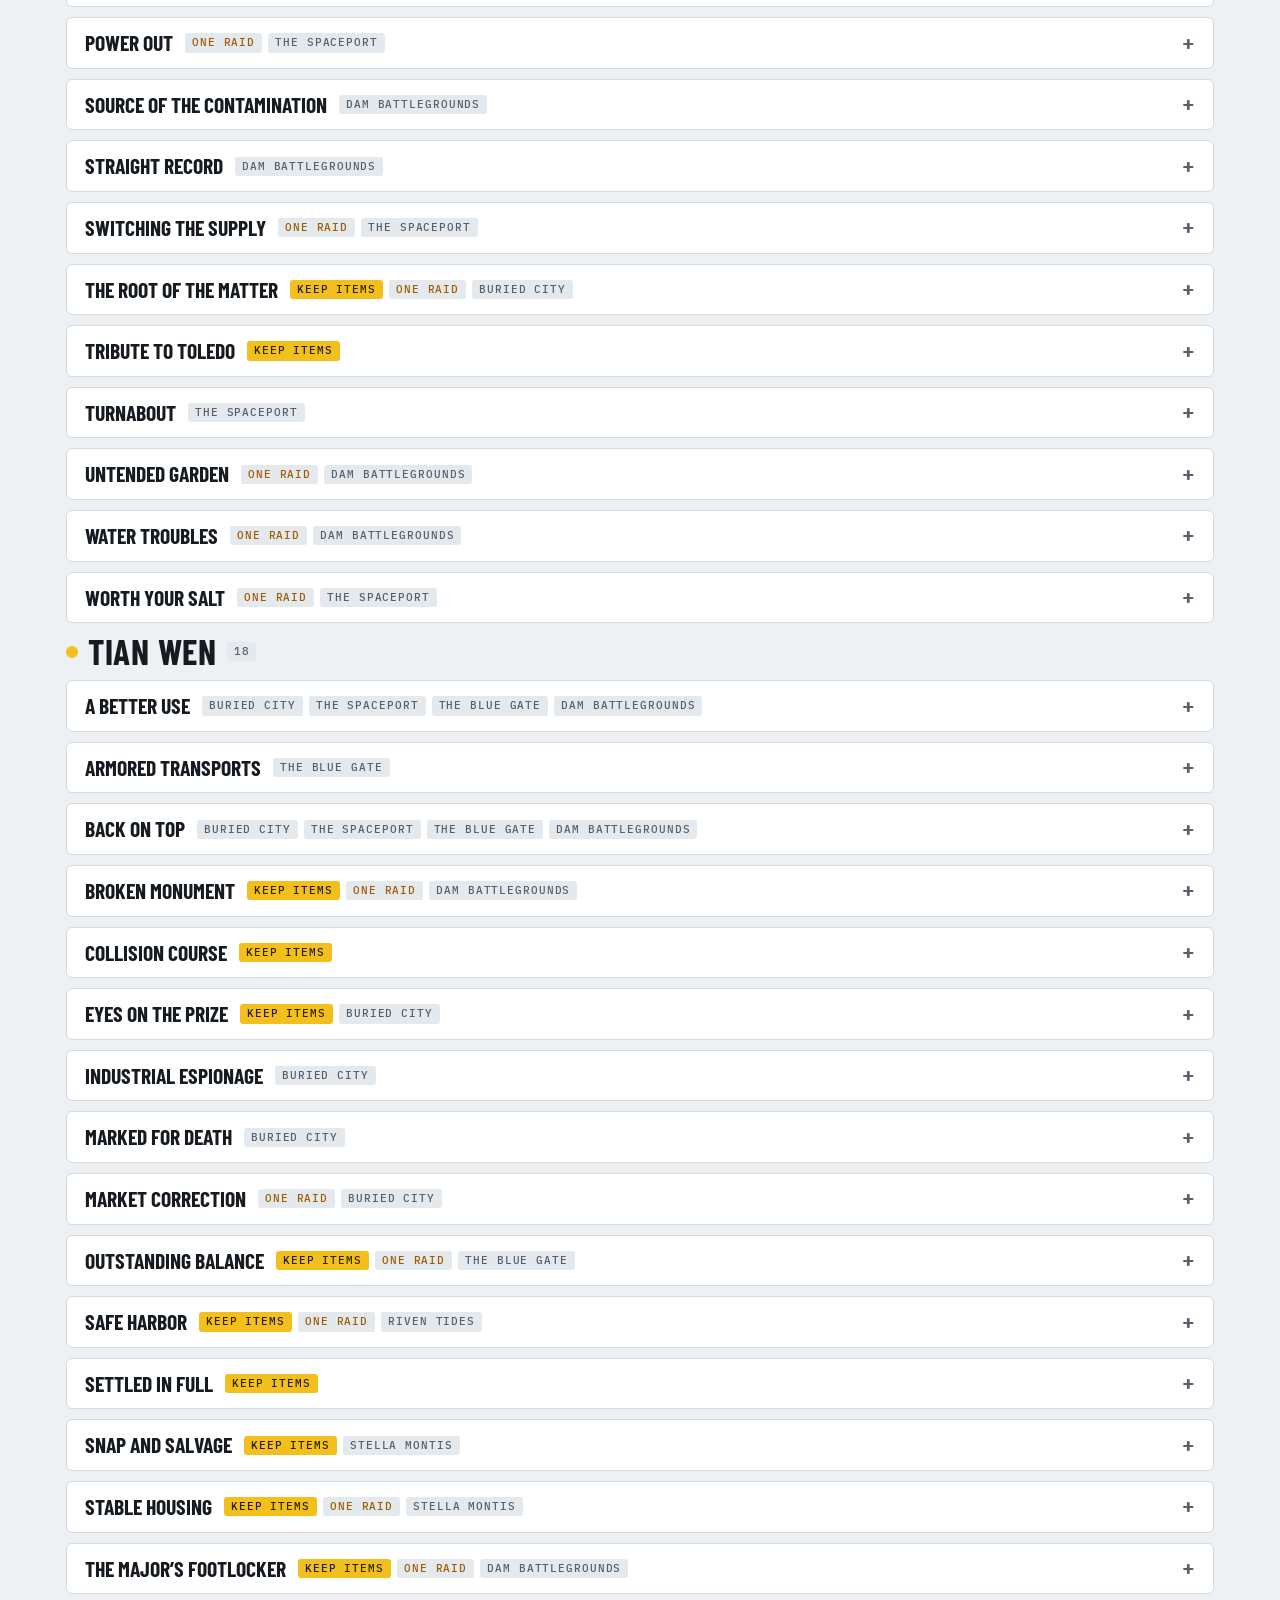
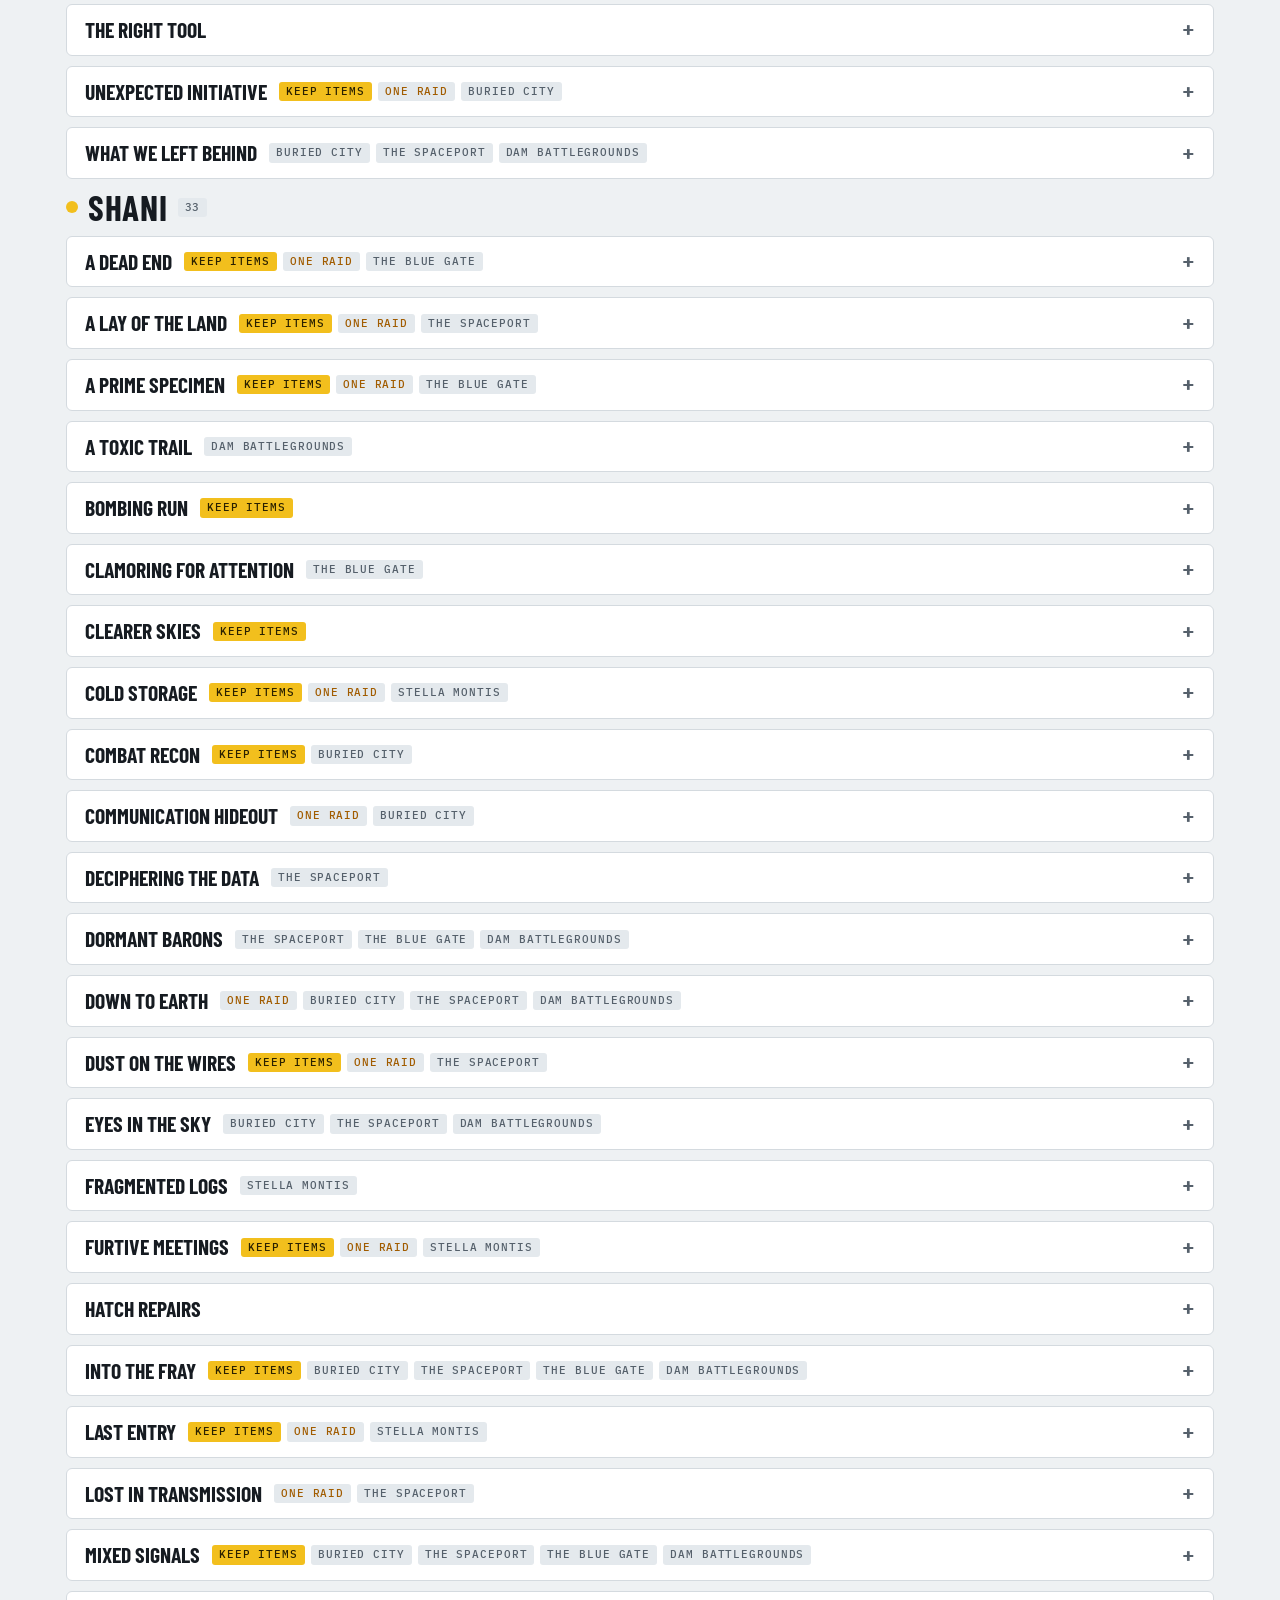
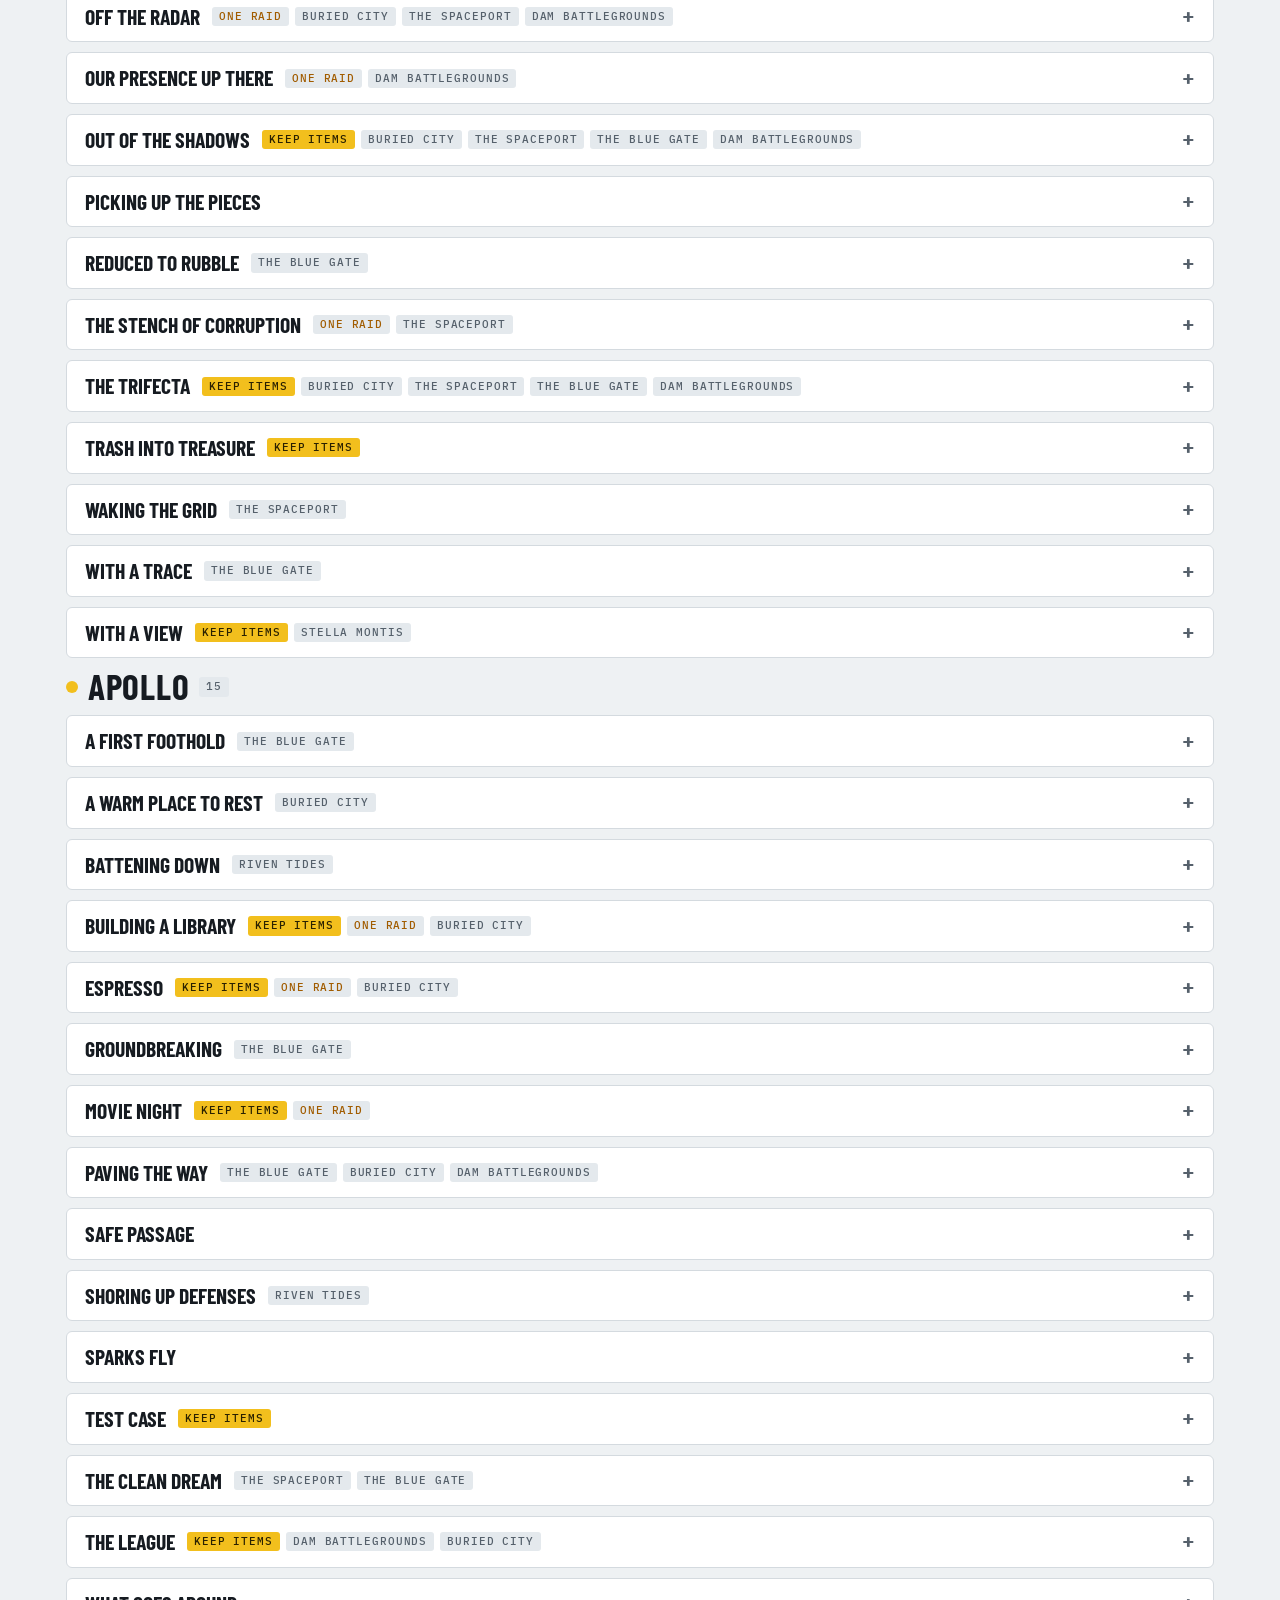
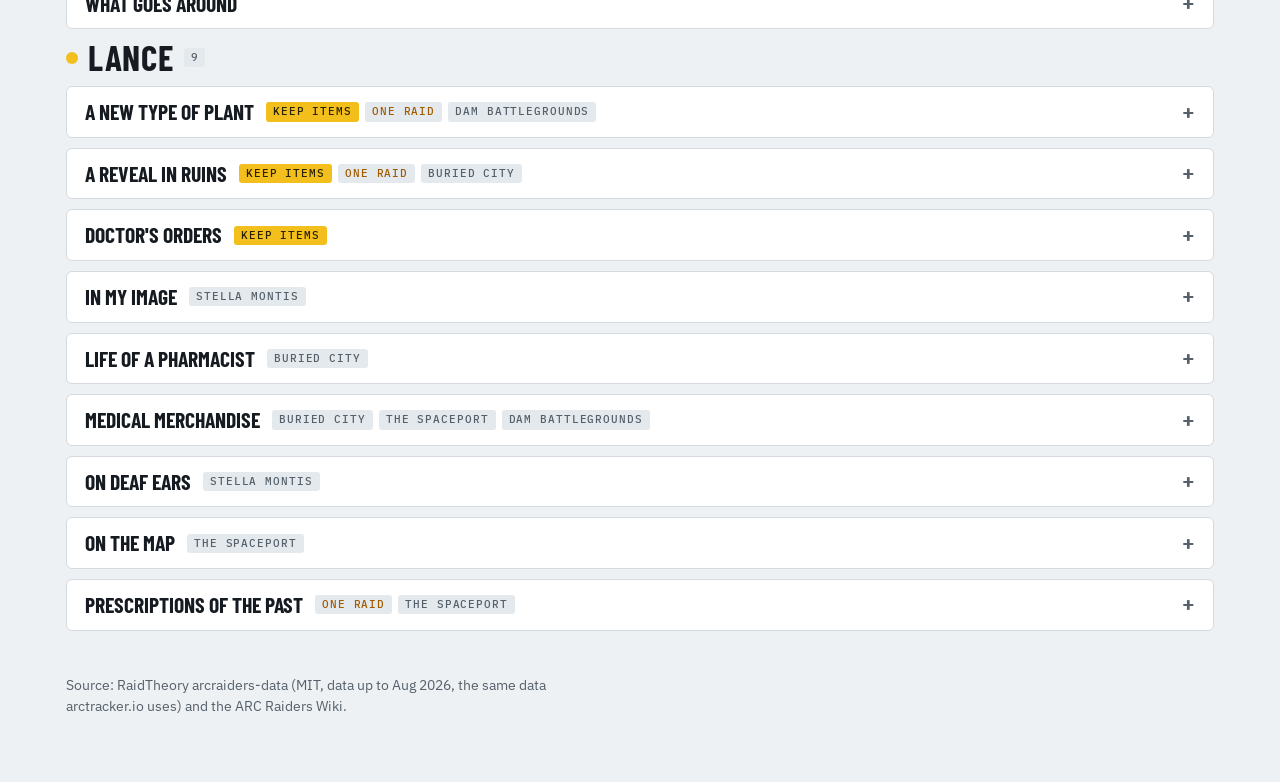
<file: quests.html>
<!doctype html>
<html lang="en">
<head>
<meta charset="utf-8">
<meta name="viewport" content="width=device-width,initial-scale=1,viewport-fit=cover">
<title>Quests · Raider Field Manual</title>
<meta name="description" content="Every trader quest: objectives, required items and rewards.">
<link rel="preconnect" href="https://fonts.googleapis.com"><link rel="preconnect" href="https://fonts.gstatic.com" crossorigin>
<link rel="stylesheet" href="https://fonts.googleapis.com/css2?family=Barlow+Condensed:wght@600;700;800&family=IBM+Plex+Mono:wght@500;600&family=IBM+Plex+Sans:wght@400;500;600;700&display=swap">
<link rel="stylesheet" href="assets/style.css?v=559860004d">
</head>
<body>
<script src="data/img.js?v=b1cd2ed07b"></script>
<script src="data/guides.js?v=f0a64df949"></script>
<script src="data/weapons.js?v=3317944b6c"></script>
<script src="data/arc.js?v=3ca9bd2798"></script>
<script src="data/benches.js?v=ad8ee3d70c"></script>
<script src="data/ref/quests.js?v=e69406599d"></script>
<script src="data/ref/items.js?v=fd63e4d2f3"></script>
<script src="assets/app.js?v=6ffe86dbc9"></script>
<main>
<div class="page-head">
  <span class="eyebrow">Trader quest lines · objectives · items to keep</span>
  <h1>Quests</h1>
  <p class="lede">Every quest grouped by trader, with its objectives, the items you hand in and the rewards. <b>Never sell a quest item.</b> A lost or sold item (like the Equatorial Sundial for "Clean Hands") can make the quest impossible to finish.</p>
</div>
<section>
  <div class="note"><b>Frozen Trail quests not in this list yet:</b> Boarding the Frigate (board it, then deal 100 damage each to a Hydra, a Vaporizer and a Rocketeer), Disrupting the Frigate, Belly of the Beast (Shani: Fallen Emperor; rewards a Legendary Snap Hook, the Observatory Key and 10,000 XP), To the Skies (Apollo), When Everything Falls (its "Photograph Port A" step is bugged in 2.3). Their details are on the <a href="endgame.html">Endgame</a> page.</div>
  <div class="filters"><input class="box" id="f" type="search" placeholder="Filter quests or items…" aria-label="Filter quests"><span id="traders" class="filters"></span></div>
  <div id="list" class="stack"></div>
</section>
<p class="muted" style="font-size:.85rem">Source: RaidTheory arcraiders-data (MIT, data up to Aug 2026, the same data arctracker.io uses) and the ARC Raiders Wiki.</p>
<script>
(() => {
  const { esc, itemImg, pic } = RFM, Q = (window.REF_QUESTS || {}).quests || [];
  const traders = ['All', ...new Set(Q.map(q => q.trader))]; let t = 'All';
  const tb = document.getElementById('traders');
  tb.innerHTML = traders.map(x => `<button class="chip" aria-pressed="${x === 'All'}" data-t="${esc(x)}">${esc(x)}</button>`).join('');
  tb.addEventListener('click', e => { const b = e.target.closest('button'); if (!b) return; t = b.dataset.t; tb.querySelectorAll('button').forEach(x => x.setAttribute('aria-pressed', x === b)); draw(); });
  document.getElementById('f').addEventListener('input', draw);
  const items = l => (l || []).map(i => `<span class="with-pic" style="display:inline-flex;margin-right:10px">${pic(itemImg(i.name), i.name, 'icon')}${esc(i.name)} ×${i.qty}</span>`).join('');
  function draw() {
    const f = document.getElementById('f').value.toLowerCase();
    const list = Q.filter(q => (t === 'All' || q.trader === t) && (!f || JSON.stringify(q).toLowerCase().includes(f)));
    const by = {}; list.forEach(q => (by[q.trader] = by[q.trader] || []).push(q));
    document.getElementById('list').innerHTML = Object.entries(by).map(([tr, qs]) => `<h2>${esc(tr)} <span class="tag">${qs.length}</span></h2>` + qs.map(q => `
      <details class="item" id="${q.id}"><summary><span class="sum-title">${esc(q.name)}</span><span class="tags">
        ${q.required && q.required.length ? '<span class="tag hi">Keep items</span>' : ''}${q.oneRound ? '<span class="tag warn">One raid</span>' : ''}${(q.maps || []).map(m => `<span class="tag">${esc(m.replace(/_/g, ' '))}</span>`).join('')}</span></summary>
        <div class="body">${q.desc ? `<p class="muted">${esc(q.desc)}</p>` : ''}
          <div><b>Objectives</b><ul class="clean">${(q.objectives || []).map(o => `<li>${esc(o)}</li>`).join('')}</ul></div>
          <dl class="kv">${q.required && q.required.length ? `<dt>Hand in</dt><dd><b>${items(q.required)}</b> (don't sell these)</dd>` : ''}
            <dt>Rewards</dt><dd>${items(q.rewards) || '—'}${q.xp ? ` · ${q.xp} XP` : ''}</dd>
            ${q.prev && q.prev.length ? `<dt>After</dt><dd>${esc(q.prev.join(', '))}</dd>` : ''}${q.next && q.next.length ? `<dt>Unlocks</dt><dd>${esc(q.next.join(', '))}</dd>` : ''}</dl></div></details>`).join('')).join('') || '<p class="muted">No quests match.</p>';
  }
  draw();
})();
</script>

</main>
</body>
</html>
</file>
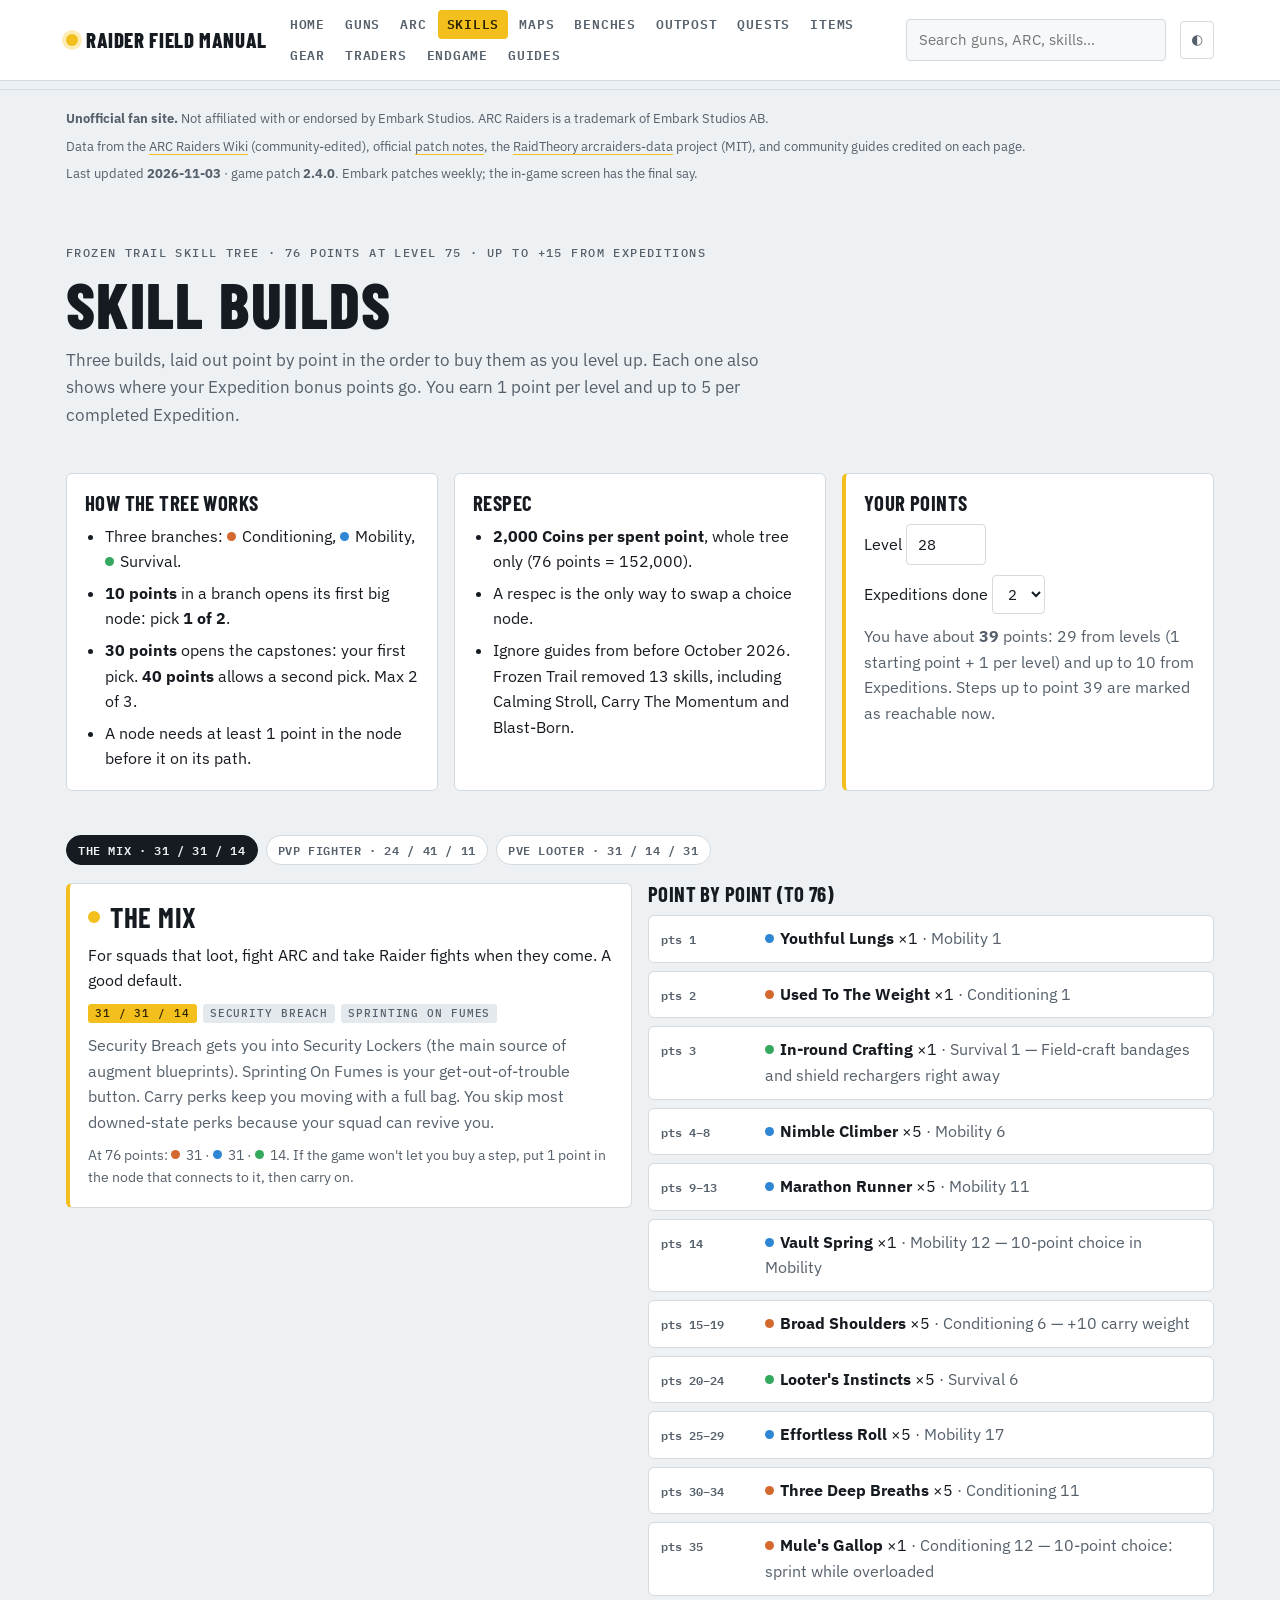
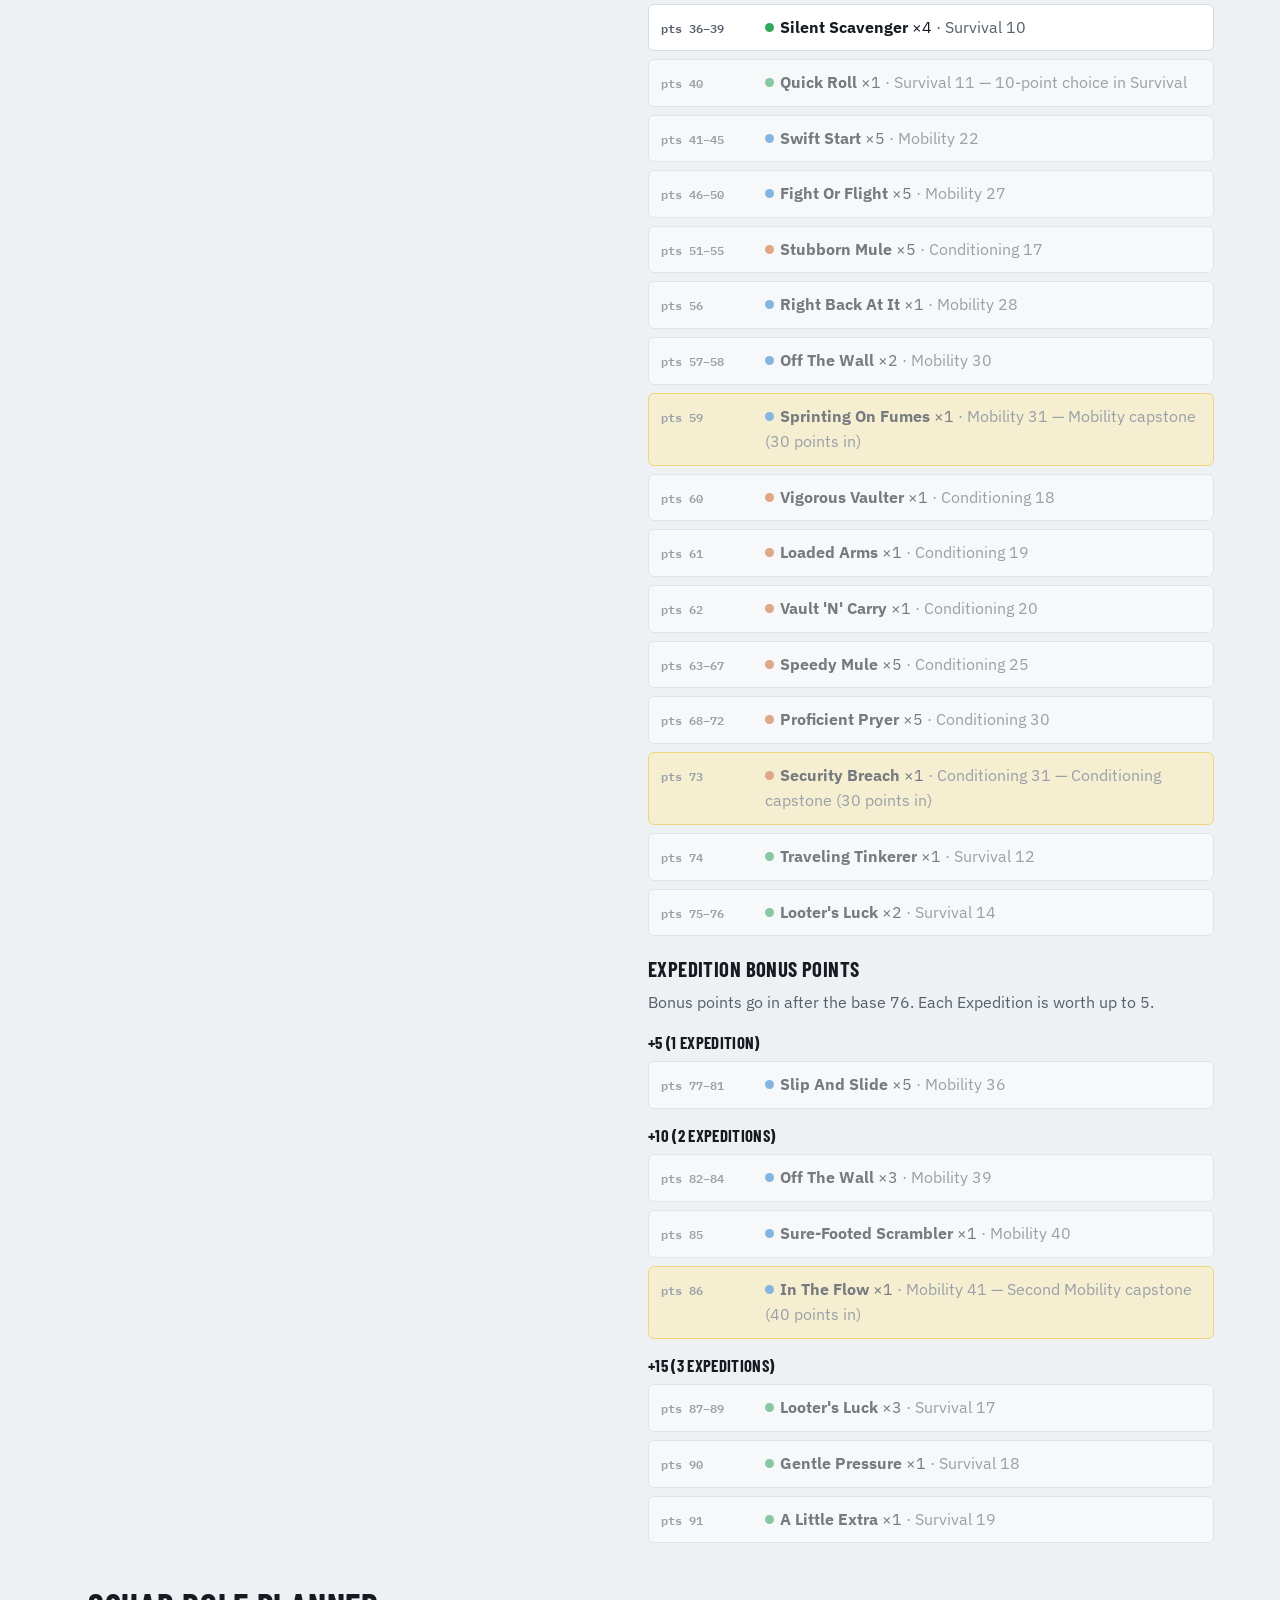
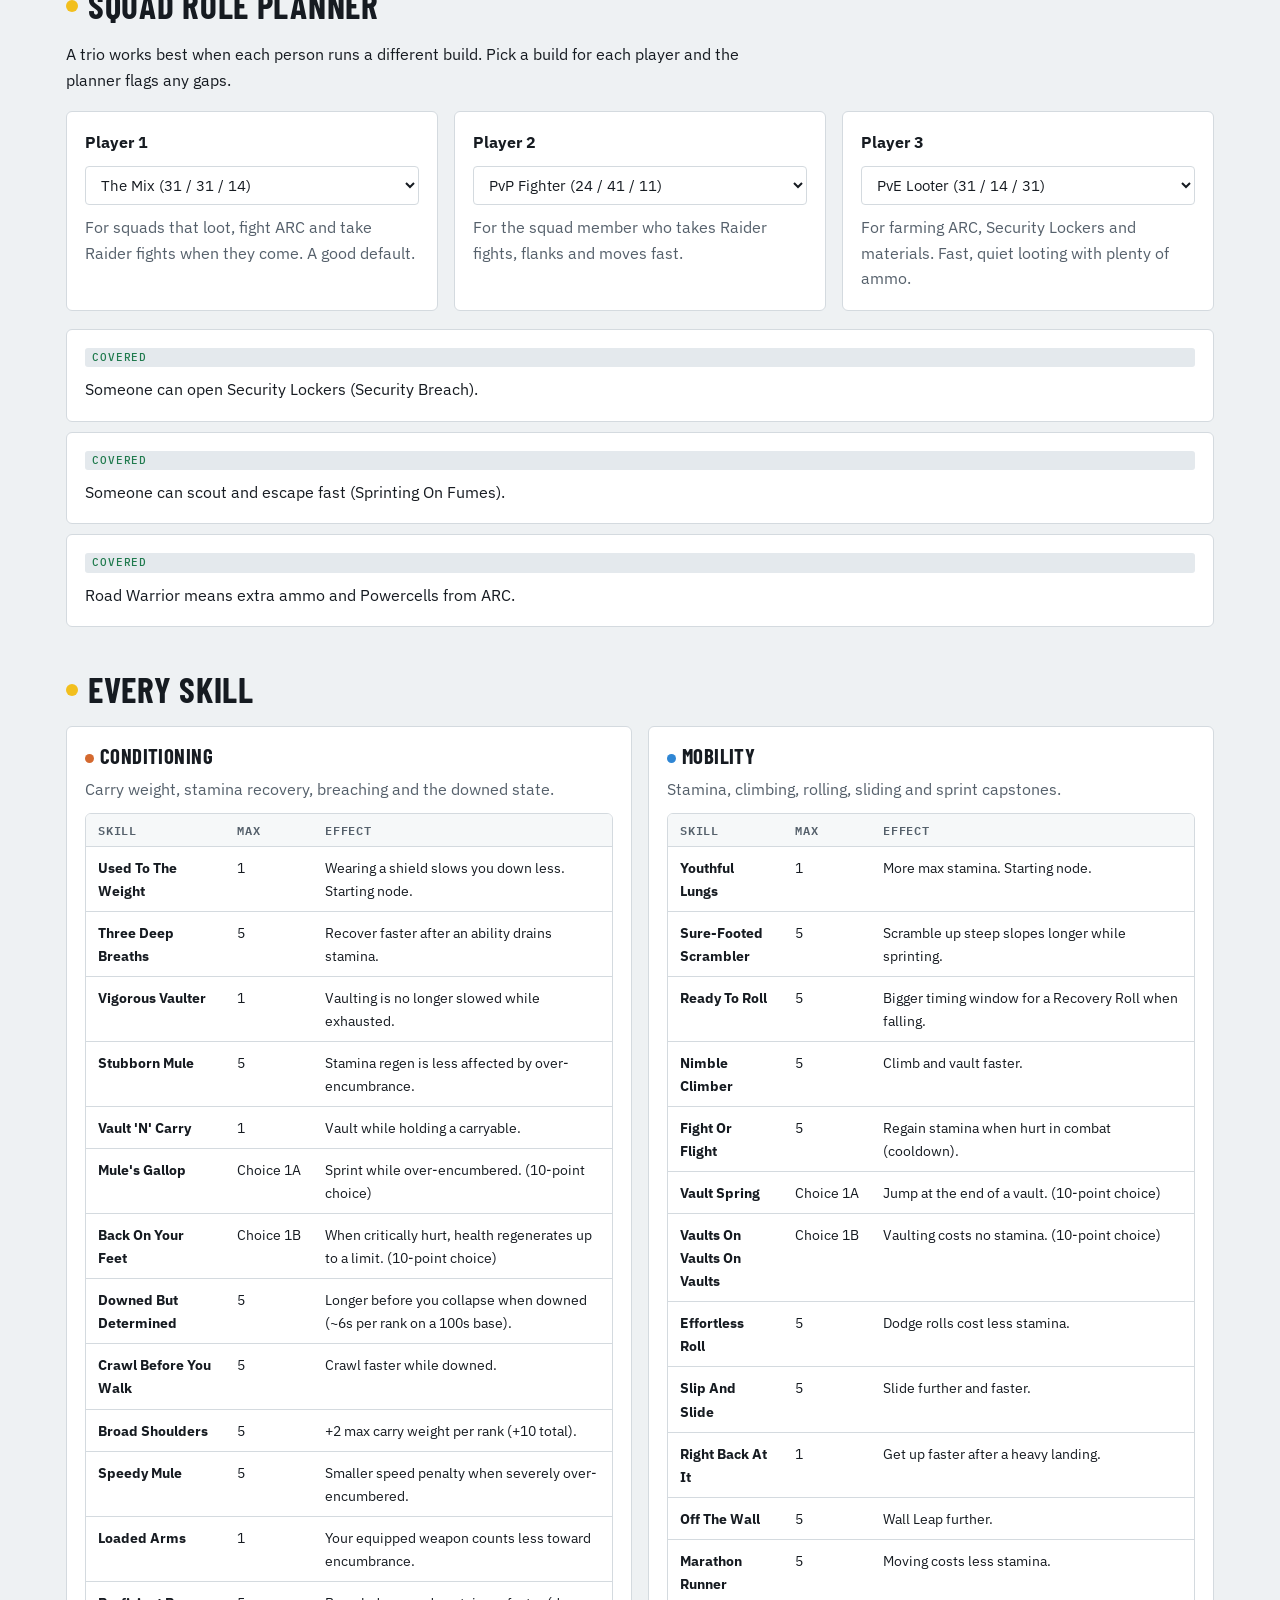
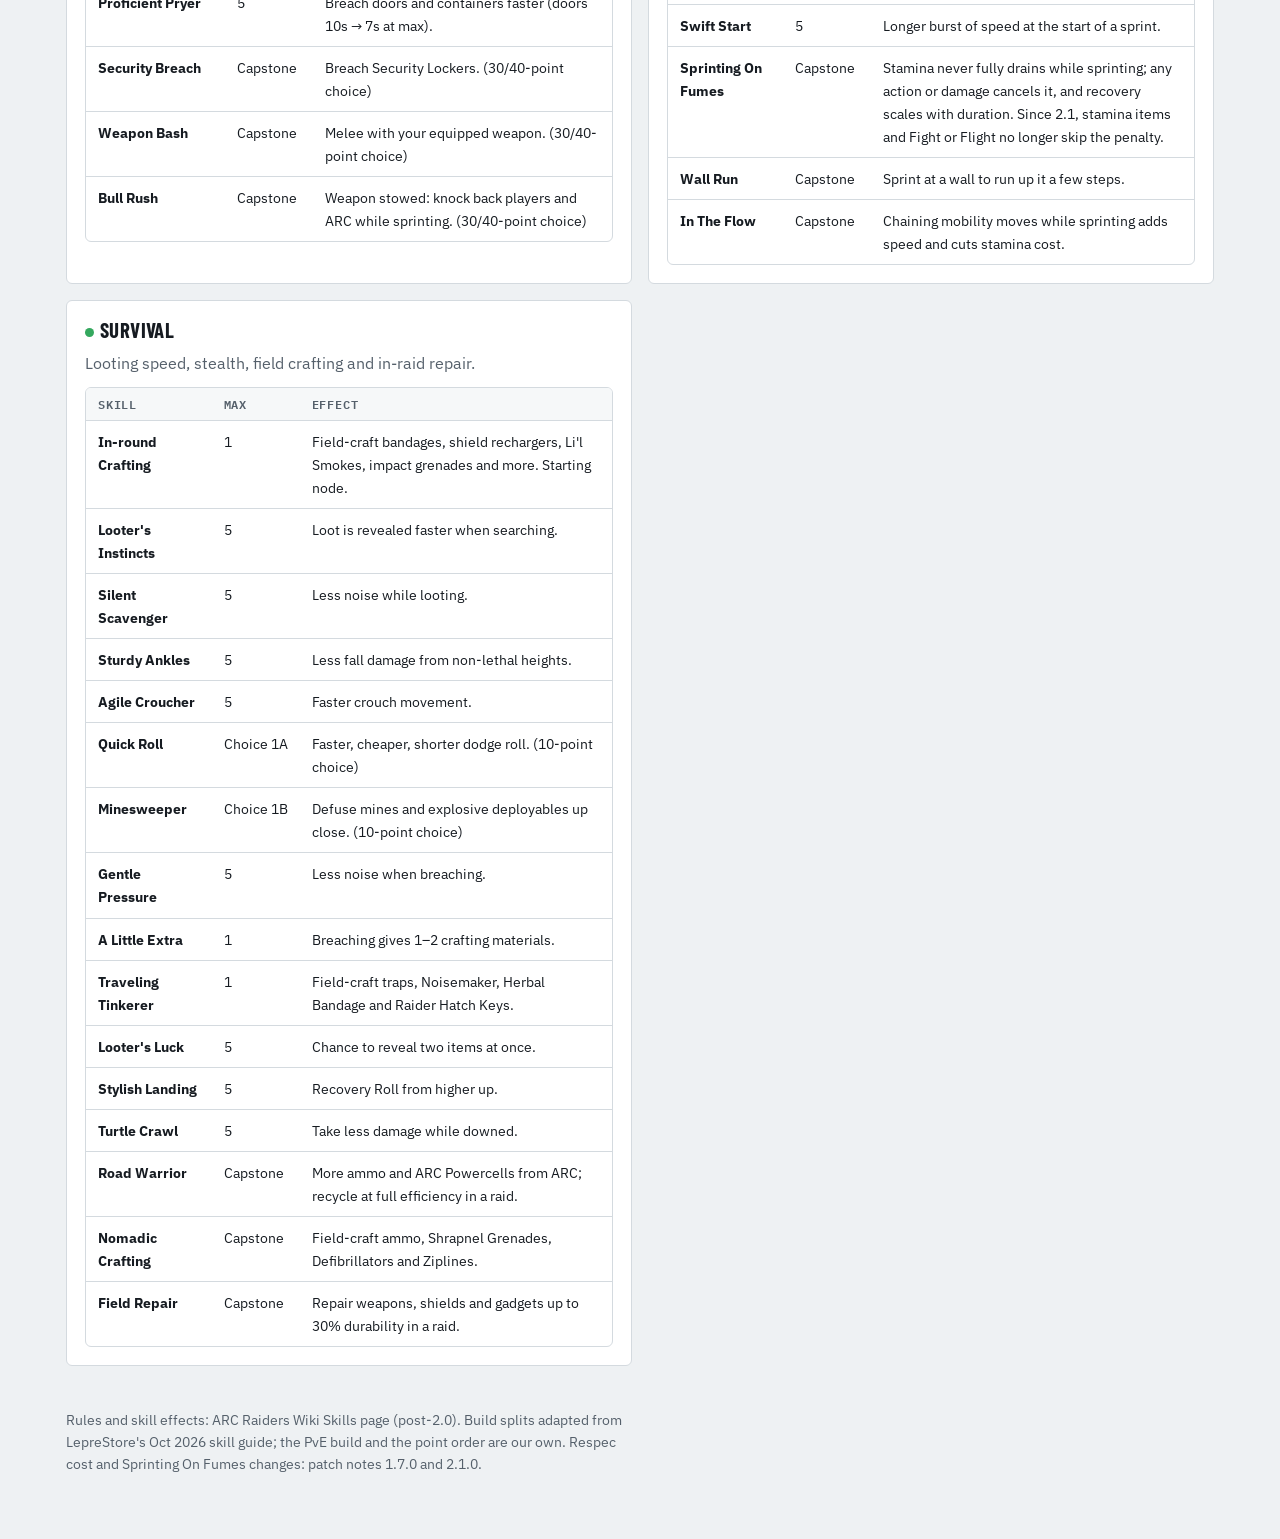
<file: skills.html>
<!doctype html>
<html lang="en">
<head>
<meta charset="utf-8">
<meta name="viewport" content="width=device-width,initial-scale=1,viewport-fit=cover">
<title>Skill Builds · Raider Field Manual</title>
<meta name="description" content="PvP, PvE and Mix skill trees, point by point, plus where Expedition bonus points go.">
<link rel="preconnect" href="https://fonts.googleapis.com"><link rel="preconnect" href="https://fonts.gstatic.com" crossorigin>
<link rel="stylesheet" href="https://fonts.googleapis.com/css2?family=Barlow+Condensed:wght@600;700;800&family=IBM+Plex+Mono:wght@500;600&family=IBM+Plex+Sans:wght@400;500;600;700&display=swap">
<link rel="stylesheet" href="assets/style.css?v=559860004d">
</head>
<body>
<script src="data/img.js?v=b1cd2ed07b"></script>
<script src="data/guides.js?v=f0a64df949"></script>
<script src="data/weapons.js?v=3317944b6c"></script>
<script src="data/arc.js?v=3ca9bd2798"></script>
<script src="data/benches.js?v=ad8ee3d70c"></script>
<script src="data/ref/quests.js?v=e69406599d"></script>
<script src="data/ref/items.js?v=fd63e4d2f3"></script>
<script src="assets/app.js?v=6ffe86dbc9"></script>
<main>
<div class="page-head">
  <span class="eyebrow">Frozen Trail skill tree · 76 points at level 75 · up to +15 from Expeditions</span>
  <h1>Skill Builds</h1>
  <p class="lede">Three builds, laid out point by point in the order to buy them as you level up. Each one also shows where your Expedition bonus points go. You earn 1 point per level and up to 5 per completed Expedition.</p>
</div>

<section>
  <div class="grid">
    <div class="card"><h3>How the tree works</h3><ul class="clean">
      <li>Three branches: <span class="bdot C"></span>Conditioning, <span class="bdot M"></span>Mobility, <span class="bdot S"></span>Survival.</li>
      <li><b>10 points</b> in a branch opens its first big node: pick <b>1 of 2</b>.</li>
      <li><b>30 points</b> opens the capstones: your first pick. <b>40 points</b> allows a second pick. Max 2 of 3.</li>
      <li>A node needs at least 1 point in the node before it on its path.</li></ul></div>
    <div class="card"><h3>Respec</h3><ul class="clean">
      <li><b>2,000 Coins per spent point</b>, whole tree only (76 points = 152,000).</li>
      <li>A respec is the only way to swap a choice node.</li>
      <li>Ignore guides from before October 2026. Frozen Trail removed 13 skills, including Calming Stroll, Carry The Momentum and Blast-Born.</li></ul></div>
    <div class="card flag"><h3>Your points</h3>
      <label>Level <input class="box" id="lvl" type="number" min="1" max="75" value="28" style="width:80px"></label>
      <label>Expeditions done <select class="box" id="exp"><option>0</option><option>1</option><option selected>2</option><option>3</option></select></label>
      <p id="pts" class="muted"></p></div>
  </div>
</section>

<section>
  <div class="filters" id="tabs" role="tablist"></div>
  <div id="build"></div>
</section>

<section id="squad">
  <h2>Squad role planner</h2>
  <p>A trio works best when each person runs a different build. Pick a build for each player and the planner flags any gaps.</p>
  <div class="grid" id="roles"></div>
  <div id="gaps"></div>
</section>

<section>
  <h2>Every skill</h2>
  <div class="grid wide" id="ref"></div>
</section>
<p class="muted" style="font-size:.85rem">Rules and skill effects: ARC Raiders Wiki Skills page (post-2.0). Build splits adapted from LepreStore's Oct 2026 skill guide; the PvE build and the point order are our own. Respec cost and Sprinting On Fumes changes: patch notes 1.7.0 and 2.1.0.</p>

<script>
(() => {
  const { esc } = RFM, B = ARC.builds, I = ARC.skillInfo;
  const tabs = document.getElementById('tabs');
  let cur = (location.hash.slice(1) && B.find(b => b.id === location.hash.slice(1))) ? location.hash.slice(1) : 'mix';
  tabs.innerHTML = B.map(b => `<button class="chip" role="tab" data-id="${b.id}" id="${b.id}">${esc(b.name)} · ${b.split}</button>`).join('');
  tabs.addEventListener('click', e => { const t = e.target.closest('button'); if (t) { cur = t.dataset.id; history.replaceState(null, '', '#' + cur); draw(); } });
  ['lvl', 'exp'].forEach(id => document.getElementById(id).addEventListener('input', draw));

  function have() { const l = Math.max(1, Math.min(75, +document.getElementById('lvl').value || 1)); const e = +document.getElementById('exp').value; return { base: l + 1, bonus: e * 5, total: l + 1 + e * 5 }; }
  function draw() {
    tabs.querySelectorAll('button').forEach(x => x.setAttribute('aria-pressed', x.dataset.id === cur));
    const b = B.find(x => x.id === cur), h = have();
    document.getElementById('pts').innerHTML = `You have about <b>${h.total}</b> points: ${h.base} from levels (1 starting point + 1 per level) and up to ${h.bonus} from Expeditions. Steps up to point ${h.total} are marked as reachable now.`;
    let n = 0; const tally = { C: 0, M: 0, S: 0 };
    const row = s => { const [br, sk, p, note] = s; const from = n + 1; n += p; tally[br] += p;
      const cap = note.startsWith('★'); const ok = n <= h.total;
      return `<li class="${cap ? 'cap' : ''}" style="${ok ? '' : 'opacity:.55'}"><span class="pts">pts ${from}${p > 1 ? '–' + n : ''}</span>
        <span><span class="bdot ${br}"></span><b>${esc(sk)}</b> ×${p} <span class="muted">· ${I[br].name} ${tally[br]}</span>${note ? ` <span class="muted">— ${esc(note.replace('★ ', ''))}</span>` : ''}${ok ? '' : ''}</span></li>`; };
    const main = b.steps.map(row).join('');
    const baseTally = { ...tally };
    let exp = '';
    b.expedition.forEach(([label, steps]) => { exp += `<h4 style="margin-top:8px">${esc(label)}</h4><ol class="steps">${steps.map(row).join('')}</ol>`; });
    document.getElementById('build').innerHTML = `<div class="grid wide" style="align-items:start">
      <div class="card flag"><h2 style="font-size:1.8rem">${esc(b.name)}</h2><p>${esc(b.tagline)}</p>
        <div class="tags"><span class="tag hi">${b.split}</span>${b.capstones.map(c => `<span class="tag">${esc(c)}</span>`).join('')}</div>
        <p class="muted">${esc(b.why)}</p>
        <p class="muted" style="font-size:.85rem">At 76 points: <span class="bdot C"></span>${baseTally.C} · <span class="bdot M"></span>${baseTally.M} · <span class="bdot S"></span>${baseTally.S}. If the game won't let you buy a step, put 1 point in the node that connects to it, then carry on.</p></div>
      <div class="stack"><h3>Point by point (to 76)</h3><ol class="steps">${main}</ol>
        <h3 style="margin-top:12px">Expedition bonus points</h3><p class="muted">Bonus points go in after the base 76. Each Expedition is worth up to 5.</p>${exp}</div></div>`;
  }
  draw();

  // Squad planner
  const KEY = 'rfm-squad'; let squad = ['mix', 'pvp', 'pve'];
  try { squad = JSON.parse(localStorage.getItem(KEY)) || squad; } catch (e) {}
  const roles = document.getElementById('roles');
  function drawSquad() {
    roles.innerHTML = squad.map((s, i) => `<div class="card"><label for="p${i}"><b>Player ${i + 1}</b></label>
      <select class="box" id="p${i}" data-i="${i}">${B.map(b => `<option value="${b.id}"${b.id === s ? ' selected' : ''}>${esc(b.name)} (${b.split})</option>`).join('')}</select>
      <p class="muted">${esc(B.find(b => b.id === s).tagline)}</p></div>`).join('');
    const caps = squad.flatMap(s => B.find(b => b.id === s).capstones);
    const has = c => caps.includes(c), msgs = [];
    msgs.push(has('Security Breach') ? ['good', 'Someone can open Security Lockers (Security Breach).'] : ['bad', 'Nobody has Security Breach. Security Lockers hold augment blueprints, so one player should run The Mix or PvE Looter.']);
    msgs.push(has('Sprinting On Fumes') ? ['good', 'Someone can scout and escape fast (Sprinting On Fumes).'] : ['warn', 'No one has Sprinting On Fumes. Your squad will be slow to reposition and escape.']);
    msgs.push(has('Road Warrior') ? ['good', 'Road Warrior means extra ammo and Powercells from ARC.'] : ['warn', 'No Road Warrior. Ammo runs out faster on long ARC hunts.']);
    if (new Set(squad).size === 1) msgs.push(['warn', 'All three players run the same build, so you share the same blind spots. Mixing builds covers more.']);
    document.getElementById('gaps').innerHTML = `<div class="stack">${msgs.map(([k, m]) => `<div class="card"><span class="tag ${k}">${k === 'good' ? 'Covered' : k === 'bad' ? 'Gap' : 'Heads up'}</span> ${esc(m)}</div>`).join('')}</div>`;
  }
  roles.addEventListener('change', e => { squad[+e.target.dataset.i] = e.target.value; try { localStorage.setItem(KEY, JSON.stringify(squad)); } catch (x) {} drawSquad(); });
  drawSquad();

  document.getElementById('ref').innerHTML = Object.entries(I).map(([k, br]) => `<div class="card"><h3><span class="bdot ${k}"></span>${br.name}</h3><p class="muted">${esc(br.blurb)}</p>
    <div class="scroll"><table><thead><tr><th>Skill</th><th>Max</th><th>Effect</th></tr></thead><tbody>${br.nodes.map(n => `<tr><td><b>${esc(n[0])}</b></td><td class="num">${esc(n[1])}</td><td>${esc(n[2])}</td></tr>`).join('')}</tbody></table></div></div>`).join('');
})();
</script>

</main>
</body>
</html>
</file>
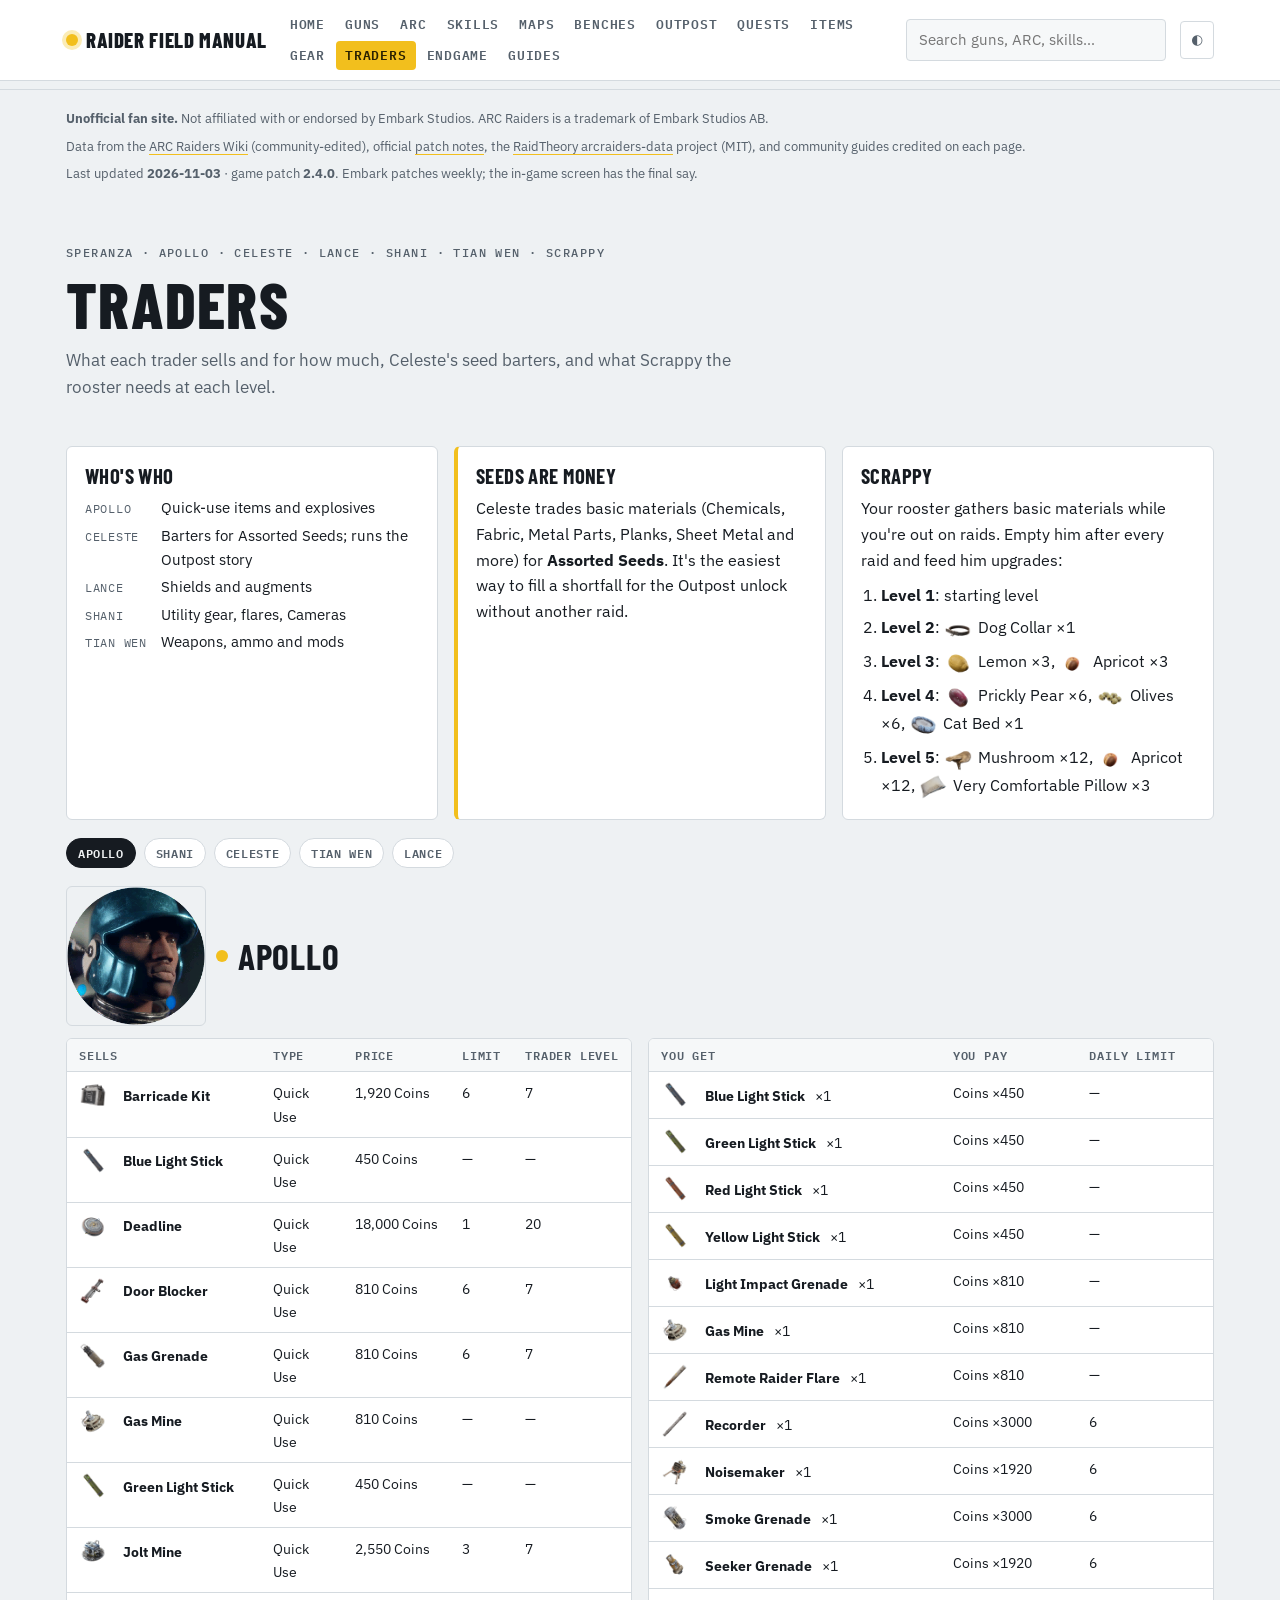
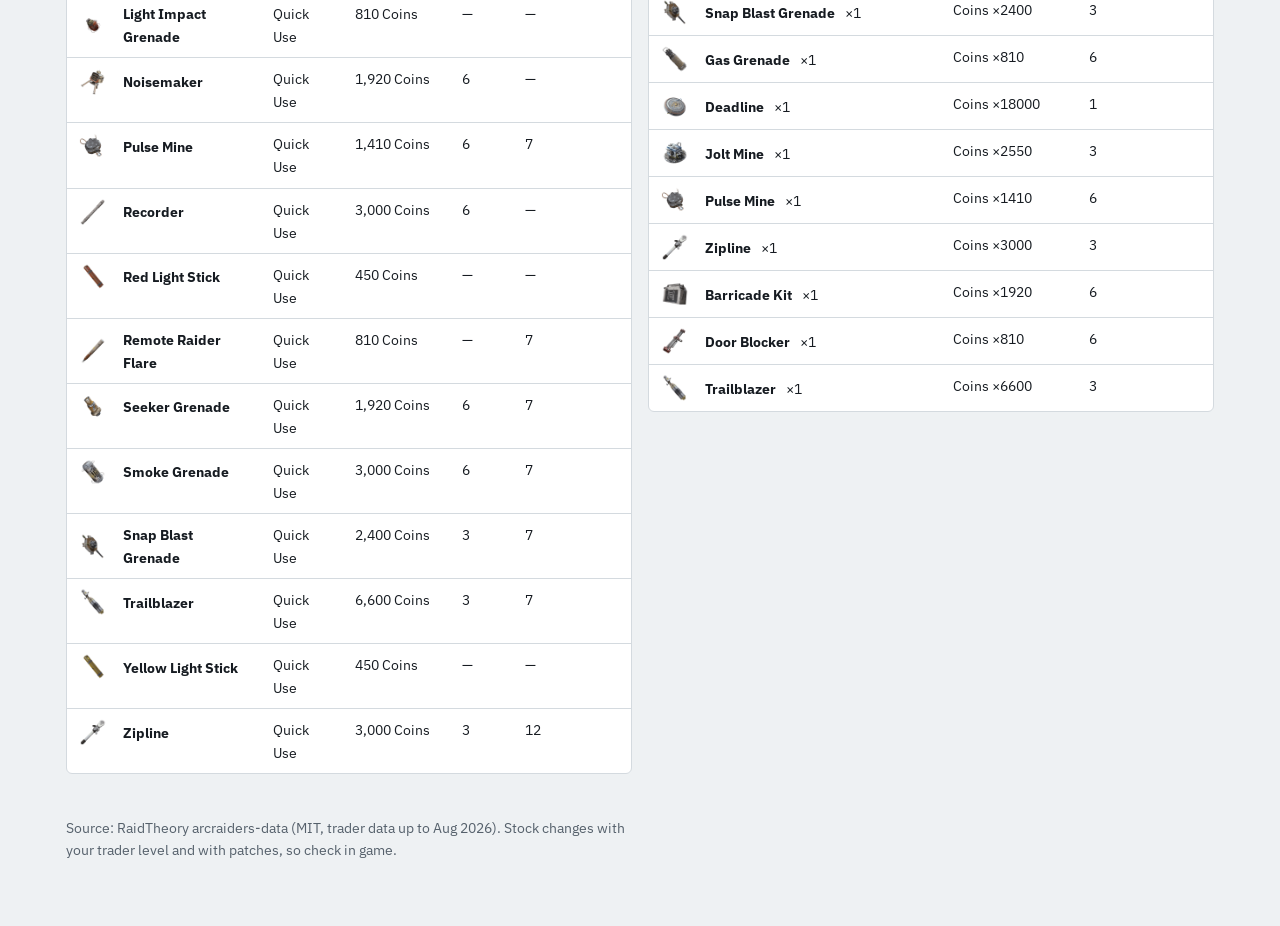
<file: traders.html>
<!doctype html>
<html lang="en">
<head>
<meta charset="utf-8">
<meta name="viewport" content="width=device-width,initial-scale=1,viewport-fit=cover">
<title>Traders · Raider Field Manual</title>
<meta name="description" content="What each trader sells, Celeste&#x27;s barters and Scrappy upgrades.">
<link rel="preconnect" href="https://fonts.googleapis.com"><link rel="preconnect" href="https://fonts.gstatic.com" crossorigin>
<link rel="stylesheet" href="https://fonts.googleapis.com/css2?family=Barlow+Condensed:wght@600;700;800&family=IBM+Plex+Mono:wght@500;600&family=IBM+Plex+Sans:wght@400;500;600;700&display=swap">
<link rel="stylesheet" href="assets/style.css?v=559860004d">
</head>
<body>
<script src="data/img.js?v=b1cd2ed07b"></script>
<script src="data/guides.js?v=f0a64df949"></script>
<script src="data/weapons.js?v=3317944b6c"></script>
<script src="data/arc.js?v=3ca9bd2798"></script>
<script src="data/benches.js?v=ad8ee3d70c"></script>
<script src="data/ref/quests.js?v=e69406599d"></script>
<script src="data/ref/items.js?v=fd63e4d2f3"></script>
<script src="data/ref/traders.js?v=8e9d803ff5"></script>
<script src="assets/app.js?v=6ffe86dbc9"></script>
<main>
<div class="page-head">
  <span class="eyebrow">Speranza · Apollo · Celeste · Lance · Shani · Tian Wen · Scrappy</span>
  <h1>Traders</h1>
  <p class="lede">What each trader sells and for how much, Celeste's seed barters, and what Scrappy the rooster needs at each level.</p>
</div>
<section>
  <div class="grid">
    <div class="card"><h3>Who's who</h3><dl class="kv"><dt>Apollo</dt><dd>Quick-use items and explosives</dd><dt>Celeste</dt><dd>Barters for Assorted Seeds; runs the Outpost story</dd><dt>Lance</dt><dd>Shields and augments</dd><dt>Shani</dt><dd>Utility gear, flares, Cameras</dd><dt>Tian Wen</dt><dd>Weapons, ammo and mods</dd></dl></div>
    <div class="card flag"><h3>Seeds are money</h3><p>Celeste trades basic materials (Chemicals, Fabric, Metal Parts, Planks, Sheet Metal and more) for <b>Assorted Seeds</b>. It's the easiest way to fill a shortfall for the Outpost unlock without another raid.</p></div>
    <div class="card"><h3>Scrappy</h3><p>Your rooster gathers basic materials while you're out on raids. Empty him after every raid and feed him upgrades:</p><ol class="clean" id="scrappy"></ol></div>
  </div>
  <div class="filters" id="tabs"></div>
  <div id="trader"></div>
</section>
<p class="muted" style="font-size:.85rem">Source: RaidTheory arcraiders-data (MIT, trader data up to Aug 2026). Stock changes with your trader level and with patches, so check in game.</p>
<script>
(() => {
  const { esc, img, itemImg, pic } = RFM, T = (window.REF_TRADERS || {}); let cur = Object.keys(T.traders || {})[0];
  document.getElementById('scrappy').innerHTML = (T.scrappy || []).map(l => `<li><b>Level ${l.level}</b>: ${l.needs.length ? l.needs.map(n => `${pic(itemImg(n.name), n.name, 'icon')}${esc(n.name)} ×${n.qty}`).join(', ') : 'starting level'}</li>`).join('');
  const tb = document.getElementById('tabs');
  tb.innerHTML = Object.keys(T.traders || {}).map(n => `<button class="chip" data-t="${esc(n)}">${esc(n)}</button>`).join('');
  tb.addEventListener('click', e => { const b = e.target.closest('button'); if (b) { cur = b.dataset.t; draw(); } });
  const cost = c => Object.entries(c || {}).map(([n, q]) => `${Number(q).toLocaleString()} ${esc(n)}`).join(' + ');
  function draw() {
    tb.querySelectorAll('button').forEach(x => x.setAttribute('aria-pressed', x.dataset.t === cur));
    const tr = T.traders[cur] || { sells: [], barter: [] };
    const portrait = img('traders', cur.toLowerCase().replace(/ /g, '_'));
    document.getElementById('trader').innerHTML = `${portrait ? `<div class="with-pic" style="margin-bottom:12px"><img class="portrait" src="${portrait}" alt="${esc(cur)}" style="max-width:140px"><h2>${esc(cur)}</h2></div>` : ''}<div class="grid wide" style="align-items:start">
      <div class="scroll"><table><thead><tr><th>Sells</th><th>Type</th><th>Price</th><th>Limit</th><th>Trader level</th></tr></thead><tbody>
        ${tr.sells.map(s => `<tr><td><span class="with-pic">${pic(itemImg(s.name), s.name, 'icon')}<b>${esc(s.name)}</b></span></td><td>${esc(s.type || '')}</td><td class="num">${cost(s.cost)}</td><td class="num">${s.limit ?? '—'}</td><td class="num">${s.level ?? '—'}</td></tr>`).join('') || '<tr><td colspan="5" class="muted">No items listed.</td></tr>'}</tbody></table></div>
      ${tr.barter && tr.barter.length ? `<div class="scroll"><table><thead><tr><th>You get</th><th>You pay</th><th>Daily limit</th></tr></thead><tbody>
        ${tr.barter.map(b => `<tr><td><span class="with-pic">${pic(itemImg(b.get), b.get, 'icon')}<b>${esc(b.get)}</b> ×${b.qty}</span></td><td><span class="with-pic">${pic(itemImg(b.pay), b.pay, 'icon')}${esc(b.pay)} ×${b.payQty}</span></td><td>${b.daily ?? '—'}</td></tr>`).join('')}</tbody></table></div>` : ''}</div>`;
  }
  draw();
})();
</script>

</main>
</body>
</html>
</file>
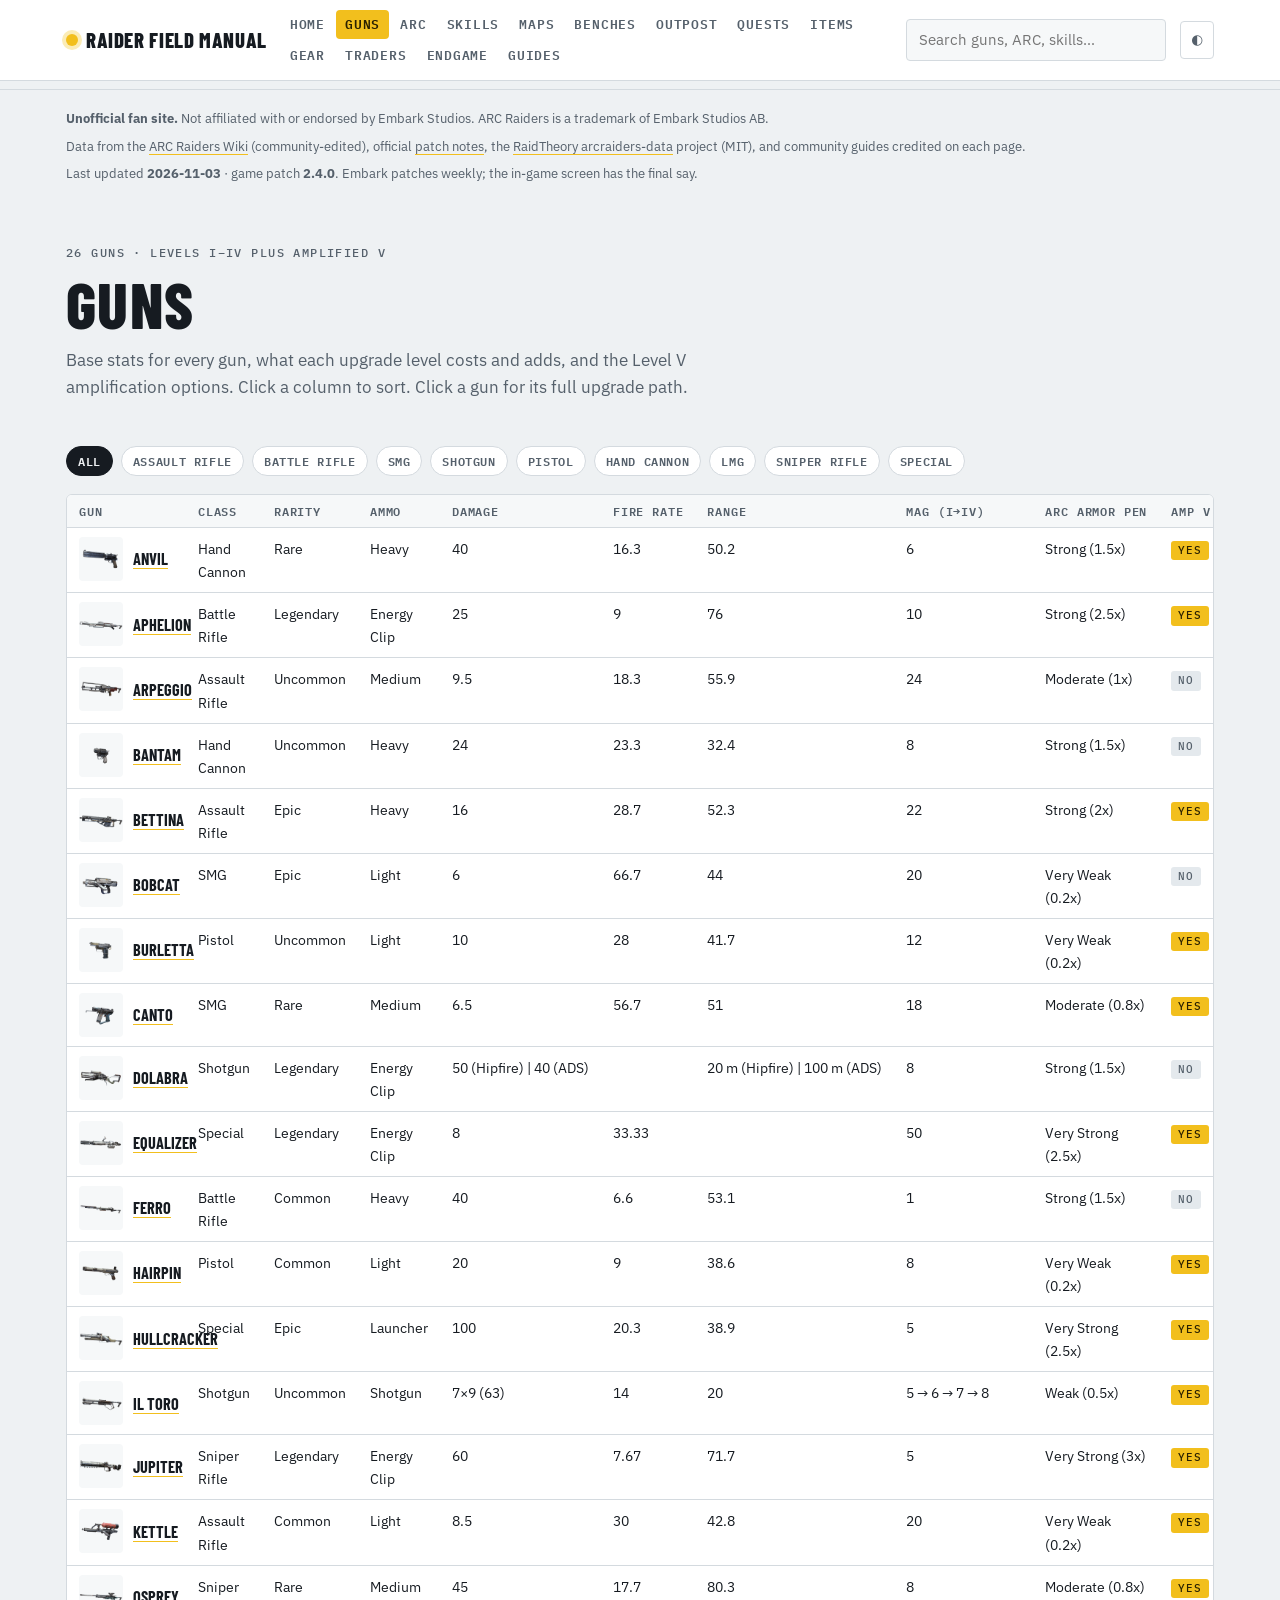
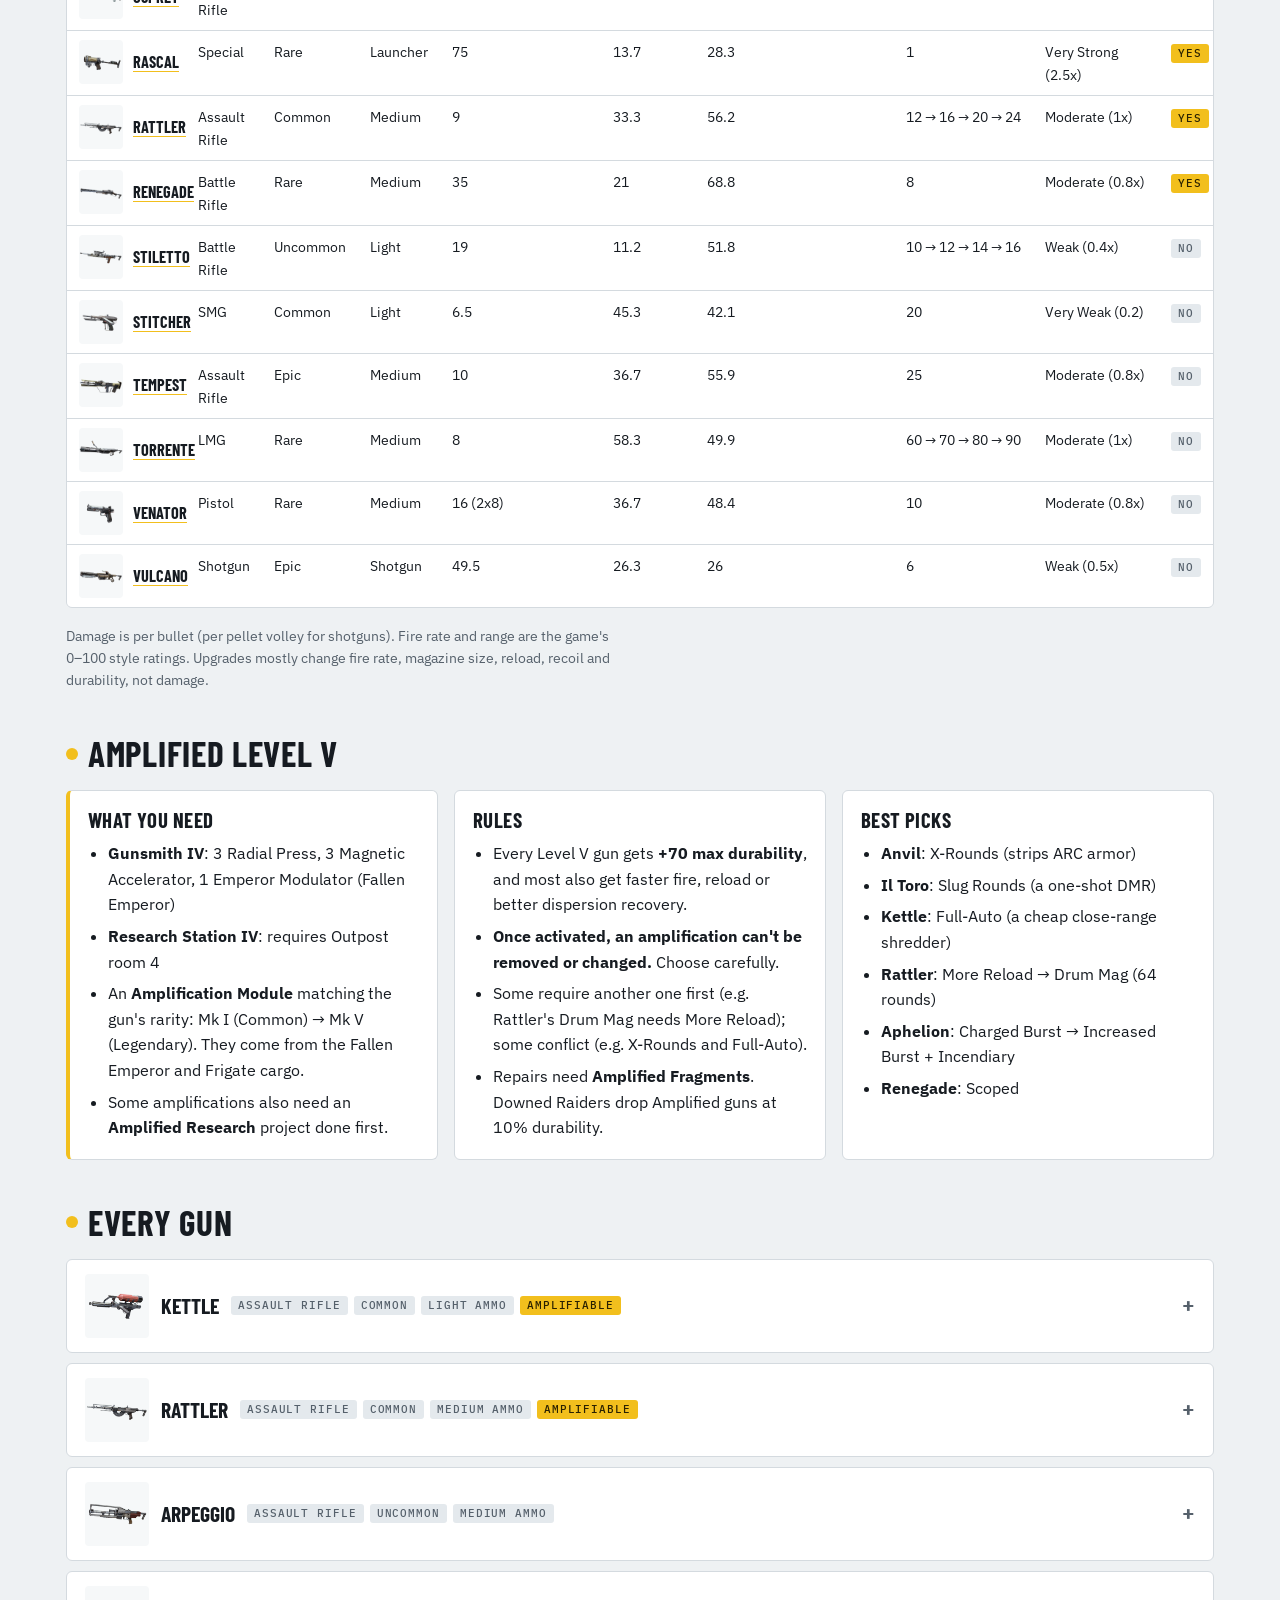
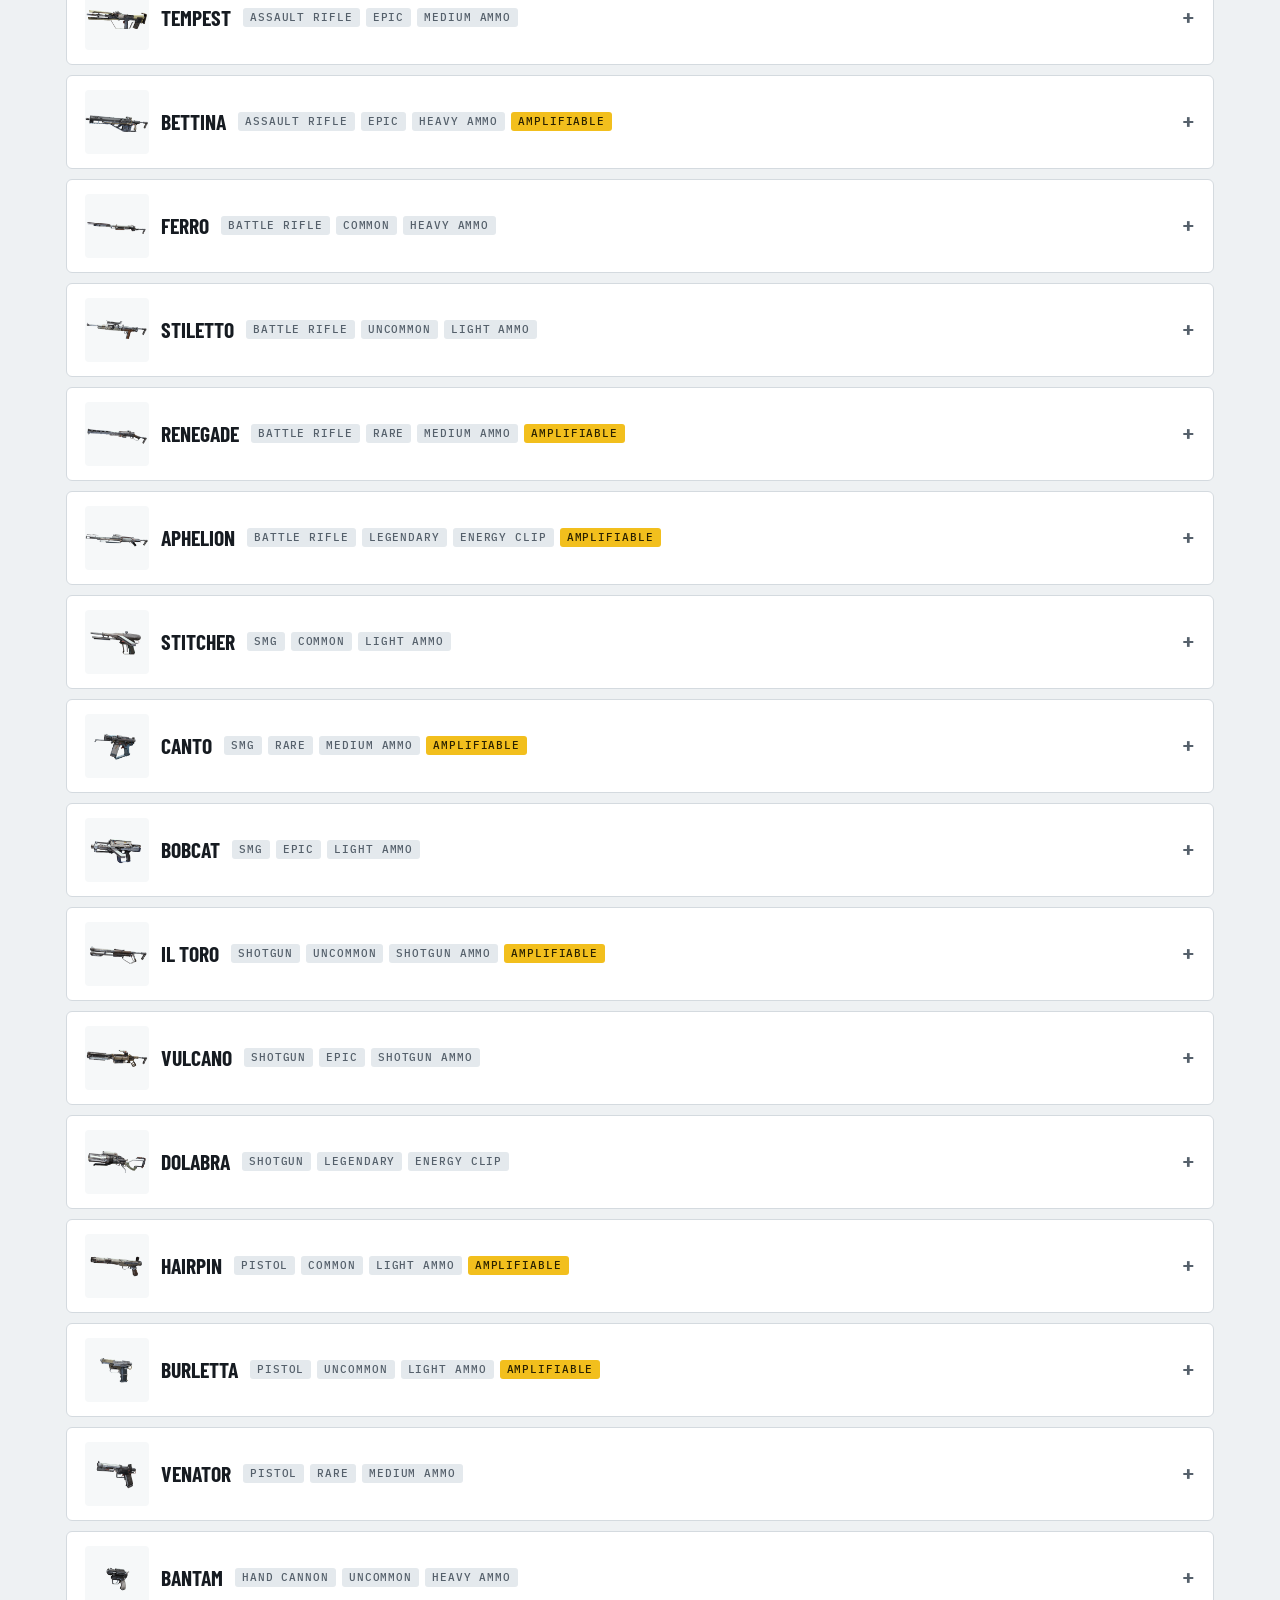
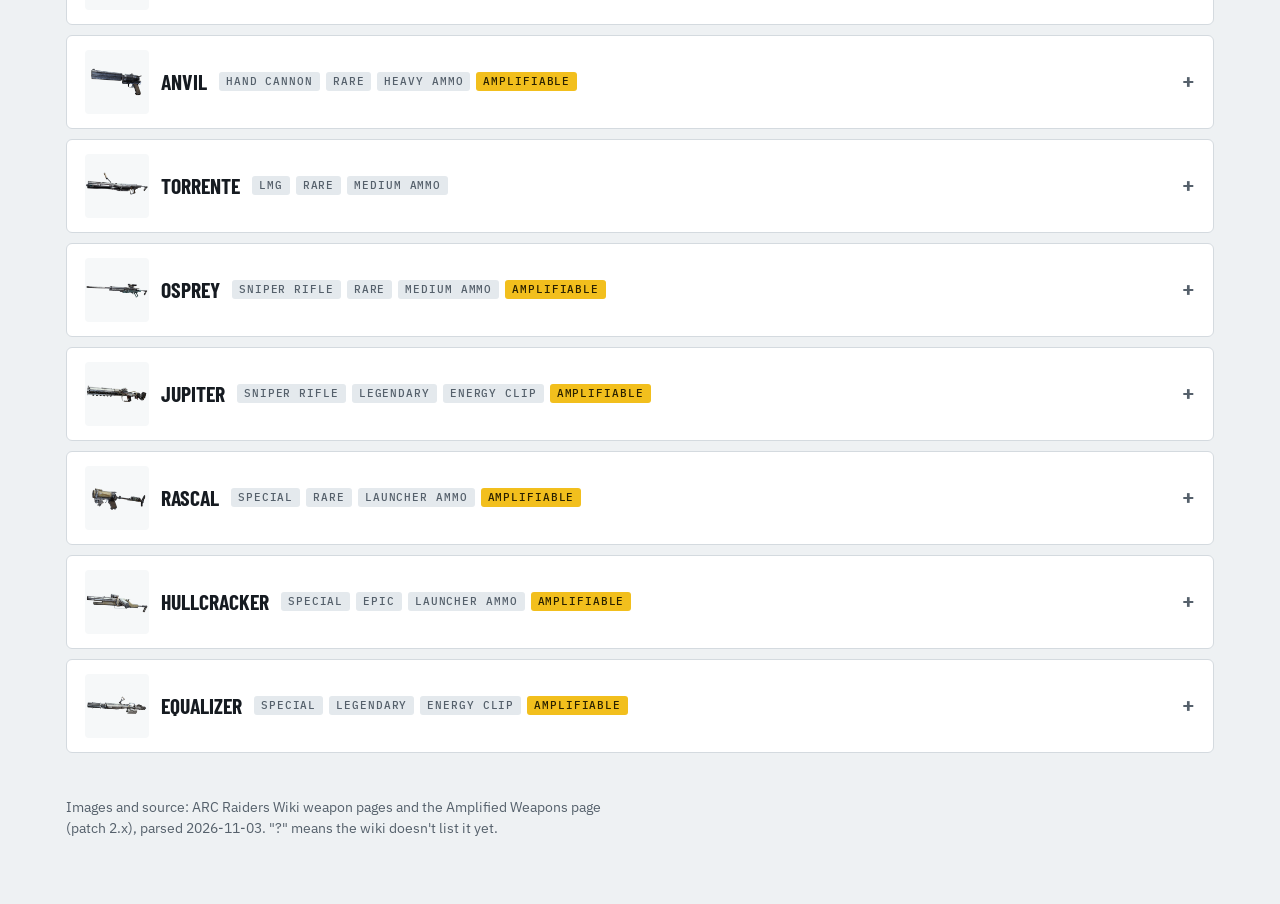
<file: weapons.html>
<!doctype html>
<html lang="en">
<head>
<meta charset="utf-8">
<meta name="viewport" content="width=device-width,initial-scale=1,viewport-fit=cover">
<title>Guns · Raider Field Manual</title>
<meta name="description" content="Every ARC Raiders gun: stats, upgrade costs for levels I–IV and Amplified Level V options.">
<link rel="preconnect" href="https://fonts.googleapis.com"><link rel="preconnect" href="https://fonts.gstatic.com" crossorigin>
<link rel="stylesheet" href="https://fonts.googleapis.com/css2?family=Barlow+Condensed:wght@600;700;800&family=IBM+Plex+Mono:wght@500;600&family=IBM+Plex+Sans:wght@400;500;600;700&display=swap">
<link rel="stylesheet" href="assets/style.css?v=559860004d">
</head>
<body>
<script src="data/img.js?v=b1cd2ed07b"></script>
<script src="data/guides.js?v=f0a64df949"></script>
<script src="data/weapons.js?v=3317944b6c"></script>
<script src="data/arc.js?v=3ca9bd2798"></script>
<script src="data/benches.js?v=ad8ee3d70c"></script>
<script src="data/ref/quests.js?v=e69406599d"></script>
<script src="data/ref/items.js?v=fd63e4d2f3"></script>
<script src="assets/app.js?v=6ffe86dbc9"></script>
<main>
<div class="page-head">
  <span class="eyebrow">26 guns · levels I–IV plus Amplified V</span>
  <h1>Guns</h1>
  <p class="lede">Base stats for every gun, what each upgrade level costs and adds, and the Level V amplification options. Click a column to sort. Click a gun for its full upgrade path.</p>
</div>

<section>
  <div class="filters" id="types" role="group" aria-label="Filter by class"></div>
  <div class="scroll"><table id="tbl"><thead><tr>
    <th class="sort" data-k="name">Gun</th><th class="sort" data-k="type">Class</th><th class="sort" data-k="rarity">Rarity</th><th class="sort" data-k="ammo">Ammo</th>
    <th class="sort" data-k="damage">Damage</th><th class="sort" data-k="firerate">Fire rate</th><th class="sort" data-k="range">Range</th>
    <th class="sort" data-k="mag">Mag (I→IV)</th><th class="sort" data-k="armorpen">ARC armor pen</th><th>Amp V</th>
  </tr></thead><tbody></tbody></table></div>
  <p class="muted" style="font-size:.85rem">Damage is per bullet (per pellet volley for shotguns). Fire rate and range are the game's 0–100 style ratings. Upgrades mostly change fire rate, magazine size, reload, recoil and durability, not damage.</p>
</section>

<section id="amp-req">
  <h2>Amplified Level V</h2>
  <div class="grid">
    <div class="card flag"><h3>What you need</h3><ul class="clean">
      <li><b>Gunsmith IV</b>: 3 Radial Press, 3 Magnetic Accelerator, 1 Emperor Modulator (Fallen Emperor)</li>
      <li><b>Research Station IV</b>: requires Outpost room 4</li>
      <li>An <b>Amplification Module</b> matching the gun's rarity: Mk I (Common) → Mk V (Legendary). They come from the Fallen Emperor and Frigate cargo.</li>
      <li>Some amplifications also need an <b>Amplified Research</b> project done first.</li></ul></div>
    <div class="card"><h3>Rules</h3><ul class="clean">
      <li>Every Level V gun gets <b>+70 max durability</b>, and most also get faster fire, reload or better dispersion recovery.</li>
      <li><b>Once activated, an amplification can't be removed or changed.</b> Choose carefully.</li>
      <li>Some require another one first (e.g. Rattler's Drum Mag needs More Reload); some conflict (e.g. X-Rounds and Full-Auto).</li>
      <li>Repairs need <b>Amplified Fragments</b>. Downed Raiders drop Amplified guns at 10% durability.</li></ul></div>
    <div class="card"><h3>Best picks</h3><ul class="clean">
      <li><b>Anvil</b>: X-Rounds (strips ARC armor)</li><li><b>Il Toro</b>: Slug Rounds (a one-shot DMR)</li>
      <li><b>Kettle</b>: Full-Auto (a cheap close-range shredder)</li><li><b>Rattler</b>: More Reload → Drum Mag (64 rounds)</li>
      <li><b>Aphelion</b>: Charged Burst → Increased Burst + Incendiary</li><li><b>Renegade</b>: Scoped</li></ul></div>
  </div>
</section>

<section>
  <h2>Every gun</h2>
  <div class="stack" id="list"></div>
</section>
<p class="muted" style="font-size:.85rem">Images and source: ARC Raiders Wiki weapon pages and the Amplified Weapons page (patch 2.x), parsed 2026-11-03. "?" means the wiki doesn't list it yet.</p>

<script>
(() => {
  const { esc, img, pic } = RFM, W = ARC.weapons;
  const RANK = { Common: 1, Uncommon: 2, Rare: 3, Epic: 4, Legendary: 5 };
  const num = v => parseFloat(String(v ?? '').replace(/,/g, '')) || 0;
  const mags = w => String(w.mag || '').split('|').map(s => s.trim()).filter(Boolean);
  let filter = 'All', key = 'name', dir = 1;

  const types = ['All', ...new Set(W.map(w => w.type))];
  const tb = document.getElementById('types');
  tb.innerHTML = types.map(t => `<button class="chip" aria-pressed="${t === 'All'}" data-t="${esc(t)}">${esc(t)}</button>`).join('');
  tb.addEventListener('click', e => { const b = e.target.closest('button'); if (!b) return;
    filter = b.dataset.t; tb.querySelectorAll('button').forEach(x => x.setAttribute('aria-pressed', x === b)); draw(); });
  document.querySelectorAll('th.sort').forEach(th => th.addEventListener('click', () => {
    dir = key === th.dataset.k ? -dir : (['damage','firerate','range','mag'].includes(th.dataset.k) ? -1 : 1); key = th.dataset.k; draw(); }));

  function val(w, k) {
    if (k === 'rarity') return RANK[w.rarity] || 0;
    if (k === 'mag') return num(mags(w).slice(-1)[0]);
    if (['damage','firerate','range'].includes(k)) return num(w[k]);
    return String(w[k] || '').toLowerCase();
  }
  function draw() {
    const rows = W.filter(w => filter === 'All' || w.type === filter)
      .sort((a, b) => { const x = val(a, key), y = val(b, key); return (x > y ? 1 : x < y ? -1 : 0) * dir; });
    document.querySelector('#tbl tbody').innerHTML = rows.map(w => `<tr>
      <td class="name"><a class="with-pic" href="#${w.id}">${pic(img('guns', w.id), w.name)}${esc(w.name)}</a></td><td>${esc(w.type)}</td><td>${esc(w.rarity)}</td><td>${esc((w.ammo||'').replace(' Ammo',''))}</td>
      <td class="num">${esc(w.damage)}</td><td class="num">${esc((w.firerate||'').split(' ')[0])}</td><td class="num">${esc(w.range)}</td>
      <td class="num">${esc(mags(w).join(' → ') || '—')}</td><td>${esc(w.armorpen || '—')}</td>
      <td>${w.amplified.length ? '<span class="tag hi">Yes</span>' : '<span class="tag">No</span>'}</td></tr>`).join('');
  }
  draw();

  const roman = ['I','II','III','IV'];
  document.getElementById('list').innerHTML = W.map(w => {
    const m = mags(w), d = w.durability || [], sell = String(w.sell || '').split(';').map(s => s.trim());
    const lv = [{ level: 1, cost: w.craft && w.craft.cost ? `Craft: ${w.craft.cost}` : 'Found or crafted (blueprint)', perks: 'Base stats', station: w.craft && w.craft.station }].concat(w.upgrades);
    const lvRows = lv.map((l, i) => `<tr><td class="name">${esc(w.name)} ${roman[l.level - 1]}</td>
      <td>${esc(l.cost || '—')}${l.station ? `<br><span class="muted">${esc(l.station)}</span>` : ''}</td><td>${esc(l.perks || '—')}</td>
      <td class="num">${esc(m[i] || m[0] || '—')}</td><td class="num">${esc(d[i] || '—')}</td><td class="num">${esc(sell[i] || '—')}</td></tr>`).join('');
    const amp = w.amplified.length ? `<tr><td class="name">${esc(w.name)} V</td><td colspan="5">Amplification Module (matching rarity) + Gunsmith IV + Research Station IV. +70 durability. Choose from the options below.</td></tr>` : '';
    const ampCards = w.amplified.map(a => `<div class="card">
      <h4>${esc(a.name)}</h4><p class="muted">${esc(a.summary)}</p>
      ${a.effects.length ? `<ul class="clean">${a.effects.map(e => `<li>${esc(e)}</li>`).join('')}</ul>` : ''}
      <dl class="kv">${a.materials ? `<dt>Cost</dt><dd>${esc(a.materials)}</dd>` : ''}${a.research ? `<dt>Research</dt><dd>${esc(a.research)}</dd>` : ''}
      ${a.requires ? `<dt>Needs</dt><dd>${esc(a.requires)}</dd>` : ''}${a.conflicts ? `<dt>Blocks</dt><dd>${esc(a.conflicts)}</dd>` : ''}</dl></div>`).join('');
    return `<details class="item" id="${w.id}"><summary>${pic(img('guns', w.id), w.name, 'thumb lg')}<span class="sum-title">${esc(w.name)}</span>
      <span class="tags"><span class="tag">${esc(w.type)}</span><span class="tag">${esc(w.rarity)}</span><span class="tag">${esc(w.ammo)}</span>${w.amplified.length ? '<span class="tag hi">Amplifiable</span>' : ''}</span></summary>
      <div class="body">
        ${img('guns', w.id) ? `<div class="gun-shot"><img src="${img('guns', w.id)}" alt="${esc(w.name)}" loading="lazy"></div>` : ''}
        ${w.quote ? `<p class="muted"><i>${esc(w.quote)}</i></p>` : ''}
        <dl class="kv">
          <dt>Firing mode</dt><dd>${esc(w.mode || '—')}</dd><dt>Damage</dt><dd>${esc(w.damage || '—')} · headshot ${esc(w.headshot || '—')}</dd>
          <dt>Fire rate</dt><dd>${esc(w.firerate || '—')}</dd><dt>Range</dt><dd>${esc(w.range || '—')}</dd>
          <dt>ARC armor</dt><dd>${esc(w.armorpen || '—')}</dd><dt>Stability / agility / stealth</dt><dd>${esc(w.stability || '?')} / ${esc(w.agility || '?')} / ${esc(w.stealth || '?')}</dd>
          <dt>Weight</dt><dd>${esc(w.weight || '—')}</dd><dt>Mod slots</dt><dd>${esc(w.mods || 'None')}</dd>
        </dl>
        <div class="scroll"><table><thead><tr><th>Level</th><th>Cost to reach</th><th>Adds (total vs. level I)</th><th>Mag</th><th>Durability</th><th>Sells for</th></tr></thead>
          <tbody>${lvRows}${amp}</tbody></table></div>
        ${ampCards ? `<h3>Level V amplifications</h3><div class="grid">${ampCards}</div>` : `<p class="muted">No Level V for this gun yet.</p>`}
      </div></details>`;
  }).join('');
})();
</script>

</main>
</body>
</html>
</file>
<file: assets/style.css>
/* Raider Field Manual: one stylesheet for every page.
   Layout: a slim top bar with section nav, a page header, then content cards and tables.
   Yellow marks what matters, the same way the ARC's weak points glow yellow. */
:root{
  --bg:#eef1f3; --panel:#ffffff; --panel2:#f6f8f9; --ink:#161b21; --muted:#55606b; --line:#d4dadf;
  --signal:#f2bf1d; --signal-ink:#2a2100; --signal-soft:#fbecb6; --tag:#e4e9ed;
  --good:#1f7a4d; --warn:#a15c00; --bad:#b3261e;
  --display:"Barlow Condensed","Arial Narrow",Arial,sans-serif;
  --body:"IBM Plex Sans",system-ui,-apple-system,"Segoe UI",sans-serif;
  --mono:"IBM Plex Mono",ui-monospace,Menlo,Consolas,monospace;
}
@media (prefers-color-scheme:dark){:root:not([data-theme="light"]){
  --bg:#11151a; --panel:#1a2027; --panel2:#151a20; --ink:#e6eaee; --muted:#9aa5b0; --line:#2c343d;
  --signal-soft:#3d3312; --tag:#242c35; --good:#5cc98f; --warn:#f0a646; --bad:#ff7a70; color-scheme:dark}}
:root[data-theme="dark"]{
  --bg:#11151a; --panel:#1a2027; --panel2:#151a20; --ink:#e6eaee; --muted:#9aa5b0; --line:#2c343d;
  --signal-soft:#3d3312; --tag:#242c35; --good:#5cc98f; --warn:#f0a646; --bad:#ff7a70; color-scheme:dark}

*{box-sizing:border-box}
html{scroll-padding-top:72px}
body{margin:0;background:var(--bg);color:var(--ink);font:400 16px/1.6 var(--body)}
a{color:inherit;text-decoration-color:var(--signal);text-underline-offset:3px}
a:hover{text-decoration-thickness:2px}
:focus-visible{outline:3px solid var(--signal);outline-offset:2px}
img{max-width:100%}

/* Top bar */
.top{position:sticky;top:0;z-index:20;background:var(--panel);border-bottom:1px solid var(--line)}
.top-in{max-width:1180px;margin:0 auto;display:flex;align-items:center;gap:14px;flex-wrap:wrap;
  padding-block:10px;padding-left:max(16px,env(safe-area-inset-left,0px));padding-right:max(16px,env(safe-area-inset-right,0px))}
.brand{font:800 1.3rem/1 var(--display);text-transform:uppercase;letter-spacing:.03em;text-decoration:none;display:flex;align-items:center;gap:8px;white-space:nowrap}
.brand i{width:12px;height:12px;border-radius:50%;background:var(--signal);box-shadow:0 0 0 4px var(--signal-soft)}
nav.main{display:flex;gap:2px;flex-wrap:wrap;flex:1;min-width:0}
nav.main a{font:600 .82rem/1 var(--mono);text-transform:uppercase;letter-spacing:.06em;text-decoration:none;padding:8px 9px;border-radius:4px;color:var(--muted)}
nav.main a:hover{background:var(--tag);color:var(--ink)}
nav.main a[aria-current="page"]{background:var(--signal);color:var(--signal-ink)}
.search{position:relative;flex:0 1 260px;min-width:180px}
.search input{width:100%;font:inherit;font-size:.92rem;padding:8px 12px;border:1px solid var(--line);border-radius:4px;background:var(--panel2);color:var(--ink)}
.results{position:absolute;right:0;left:0;top:calc(100% + 6px);background:var(--panel);border:1px solid var(--line);border-radius:6px;max-height:60vh;overflow:auto;box-shadow:0 12px 30px rgb(0 0 0 / .18)}
.results a{display:block;padding:9px 12px;text-decoration:none;border-bottom:1px solid var(--line)}
.results a:last-child{border-bottom:0}
.results a:hover,.results a.sel{background:var(--signal-soft)}
.results small{display:block;color:var(--muted);font-size:.78rem}
.theme-btn{font:inherit;font-size:.85rem;background:none;border:1px solid var(--line);color:var(--muted);border-radius:4px;padding:7px 10px;cursor:pointer}

/* Page frame */
main{max-width:1180px;margin:0 auto;display:grid;gap:44px;padding-block:28px 64px;
  padding-left:max(16px,env(safe-area-inset-left,0px));padding-right:max(16px,env(safe-area-inset-right,0px))}
h1,h2,h3,h4{font-family:var(--display);text-transform:uppercase;letter-spacing:.02em;line-height:1.05;text-wrap:balance;margin:0}
h1{font-size:clamp(2.4rem,6vw,4rem);font-weight:800}
h2{font-size:clamp(1.6rem,3.4vw,2.2rem);font-weight:700;display:flex;align-items:center;gap:10px}
h2::before{content:"";width:12px;height:12px;background:var(--signal);border-radius:50%;flex:none}
h3{font-size:1.3rem;font-weight:700}
h4{font-size:1.05rem;font-weight:700}
p{margin:0;max-width:70ch}
.page-head{display:grid;gap:10px}
.eyebrow{font:500 .74rem/1.3 var(--mono);text-transform:uppercase;letter-spacing:.12em;color:var(--muted)}
.lede{color:var(--muted);font-size:1.06rem}
section{display:grid;gap:18px;min-width:0}
.stack{display:grid;gap:10px}

/* Building blocks */
.grid{display:grid;gap:16px;grid-template-columns:repeat(auto-fill,minmax(min(100%,300px),1fr))}
.grid.wide{grid-template-columns:repeat(auto-fill,minmax(min(100%,420px),1fr))}
.card{background:var(--panel);border:1px solid var(--line);border-radius:6px;padding:18px;display:grid;gap:10px;align-content:start;min-width:0}
.card.flag{border-left:4px solid var(--signal)}
.tag{display:inline-block;font:500 .7rem/1 var(--mono);text-transform:uppercase;letter-spacing:.08em;padding:4px 7px;border-radius:3px;background:var(--tag);color:var(--muted);white-space:nowrap}
.tag.hi{background:var(--signal);color:var(--signal-ink)}
.tag.good{color:var(--good)} .tag.bad{color:var(--bad)} .tag.warn{color:var(--warn)}
.tags{display:flex;gap:6px;flex-wrap:wrap}
.note{background:var(--signal-soft);border-radius:6px;padding:12px 14px;font-size:.94rem}
.muted{color:var(--muted)}
ul.clean,ol.clean{margin:0;padding-left:20px;display:grid;gap:6px}
dl.kv{display:grid;grid-template-columns:auto 1fr;gap:4px 14px;margin:0;font-size:.92rem}
dl.kv dt{color:var(--muted);font-family:var(--mono);font-size:.76rem;text-transform:uppercase;letter-spacing:.06em;padding-top:3px}
dl.kv dd{margin:0;font-variant-numeric:tabular-nums}

/* Tables */
.scroll{overflow-x:auto;border:1px solid var(--line);border-radius:6px;background:var(--panel)}
table{border-collapse:collapse;width:100%;font-size:.9rem}
th,td{text-align:left;padding:9px 12px;border-bottom:1px solid var(--line);vertical-align:top}
th{font:600 .74rem/1.2 var(--mono);text-transform:uppercase;letter-spacing:.07em;color:var(--muted);background:var(--panel2);white-space:nowrap;position:sticky;top:0}
th.sort{cursor:pointer} th.sort:hover{color:var(--ink)}
tr:last-child td{border-bottom:0}
td.num{font-variant-numeric:tabular-nums;white-space:nowrap}
td.name{font:700 1.02rem/1.2 var(--display);text-transform:uppercase;white-space:nowrap}
tbody tr:hover{background:var(--panel2)}

/* Filters */
.filters{display:flex;gap:8px;flex-wrap:wrap;align-items:center}
.chip{font:600 .78rem/1 var(--mono);text-transform:uppercase;letter-spacing:.05em;padding:8px 11px;border-radius:20px;border:1px solid var(--line);background:var(--panel);color:var(--muted);cursor:pointer}
.chip[aria-pressed="true"]{background:var(--ink);color:var(--bg);border-color:var(--ink)}
input.box,select.box{font:inherit;font-size:.92rem;padding:8px 11px;border:1px solid var(--line);border-radius:4px;background:var(--panel);color:var(--ink)}

/* Details/expanders */
details.item{background:var(--panel);border:1px solid var(--line);border-radius:6px}
details.item>summary{list-style:none;cursor:pointer;padding:14px 18px;display:flex;gap:12px;align-items:center;flex-wrap:wrap}
details.item>summary::-webkit-details-marker{display:none}
details.item>summary::after{content:"+";margin-left:auto;font:700 1.3rem/1 var(--mono);color:var(--muted)}
details.item[open]>summary::after{content:"–"}
details.item>.body{padding:0 18px 18px;display:grid;gap:14px}
.sum-title{font:700 1.35rem/1 var(--display);text-transform:uppercase}

/* Stat bars */
.bar{height:6px;border-radius:3px;background:var(--tag);overflow:hidden;min-width:60px}
.bar>i{display:block;height:100%;background:var(--signal)}

/* Steps (point-by-point skill list) */
ol.steps{list-style:none;margin:0;padding:0;display:grid;gap:8px}
ol.steps li{display:grid;grid-template-columns:92px 1fr;gap:12px;align-items:baseline;padding:10px 12px;background:var(--panel);border:1px solid var(--line);border-radius:6px}
ol.steps .pts{font:600 .78rem/1.3 var(--mono);color:var(--muted);font-variant-numeric:tabular-nums}
ol.steps li.cap{border-color:var(--signal);background:var(--signal-soft)}
.bdot{display:inline-block;width:9px;height:9px;border-radius:50%;margin-right:6px;vertical-align:1px}
.bdot.C{background:#d4692f}.bdot.M{background:#2f86d4}.bdot.S{background:#34a85e}

/* Checklist tool */
.check{display:flex;gap:10px;align-items:flex-start;padding:8px 10px;border-radius:4px}
.check:hover{background:var(--panel2)}
.check input{width:18px;height:18px;margin-top:3px;accent-color:#c99a00}

footer.site{border-top:1px solid var(--line);margin-top:8px;padding-block:18px 32px;color:var(--muted);font-size:.84rem}
footer.site .in{max-width:1180px;margin:0 auto;display:grid;gap:6px;padding-left:max(16px,env(safe-area-inset-left,0px));padding-right:max(16px,env(safe-area-inset-right,0px))}

@media (max-width:720px){
  nav.main{order:3;flex-basis:100%;overflow-x:auto;flex-wrap:nowrap}
  .search{flex:1 1 auto}
  ol.steps li{grid-template-columns:1fr;gap:2px}
}
@media (prefers-reduced-motion:reduce){*{transition:none!important;animation:none!important}}

/* Pictures */
img.thumb{width:44px;height:44px;object-fit:contain;vertical-align:middle;border-radius:4px;background:var(--panel2);flex:none}
img.thumb.lg{width:64px;height:64px}
img.icon{width:28px;height:28px;object-fit:contain;vertical-align:middle;margin-right:6px}
.with-pic{display:flex;align-items:center;gap:10px}
.gun-shot{background:radial-gradient(ellipse at center,var(--panel2),var(--panel));border:1px solid var(--line);border-radius:6px;padding:10px;display:grid;place-items:center}
.gun-shot img{max-height:180px;width:auto;max-width:100%}
.photo{position:relative;border-radius:6px;overflow:hidden;border:1px solid var(--line);max-width:100%;background:#0b0e12}
.photo img{display:block;width:100%;height:auto}
.spot{position:absolute;transform:translate(-50%,-50%);width:26px;height:26px;border-radius:50%;border:3px solid var(--signal);
  box-shadow:0 0 0 3px rgb(0 0 0 / .55),0 0 14px 4px rgb(242 191 29 / .75);pointer-events:none}
.spot::after{content:attr(data-n);position:absolute;inset:0;display:grid;place-items:center;font:700 .72rem/1 var(--mono);color:#fff;text-shadow:0 0 3px #000}
.spot-legend{display:flex;flex-wrap:wrap;gap:6px 14px;font-size:.88rem}
.spot-legend b{display:inline-grid;place-items:center;width:20px;height:20px;border-radius:50%;border:2px solid var(--signal);font:700 .7rem/1 var(--mono);margin-right:5px}
@media (prefers-reduced-motion:no-preference){.spot{animation:pulse 2.2s ease-in-out infinite}
  @keyframes pulse{50%{box-shadow:0 0 0 3px rgb(0 0 0 / .55),0 0 22px 8px rgb(242 191 29 / .9)}}}
.map-fig{display:grid;gap:8px;margin:0}
.map-fig a{display:block}
.map-fig figcaption{font-size:.84rem;color:var(--muted)}
.mark{position:absolute;transform:translate(-50%,-100%);background:var(--signal);color:var(--signal-ink);font:700 .72rem/1.2 var(--mono);padding:4px 7px;border-radius:4px;white-space:nowrap;box-shadow:0 2px 8px rgb(0 0 0 / .5)}
.mark::after{content:"";position:absolute;left:50%;bottom:-6px;transform:translateX(-50%);border:6px solid transparent;border-top-color:var(--signal);border-bottom:0}
.portrait{width:100%;max-width:220px;border-radius:6px;border:1px solid var(--line)}
.room-pic{width:140px;max-width:100%;border-radius:4px;display:block}
</file>
